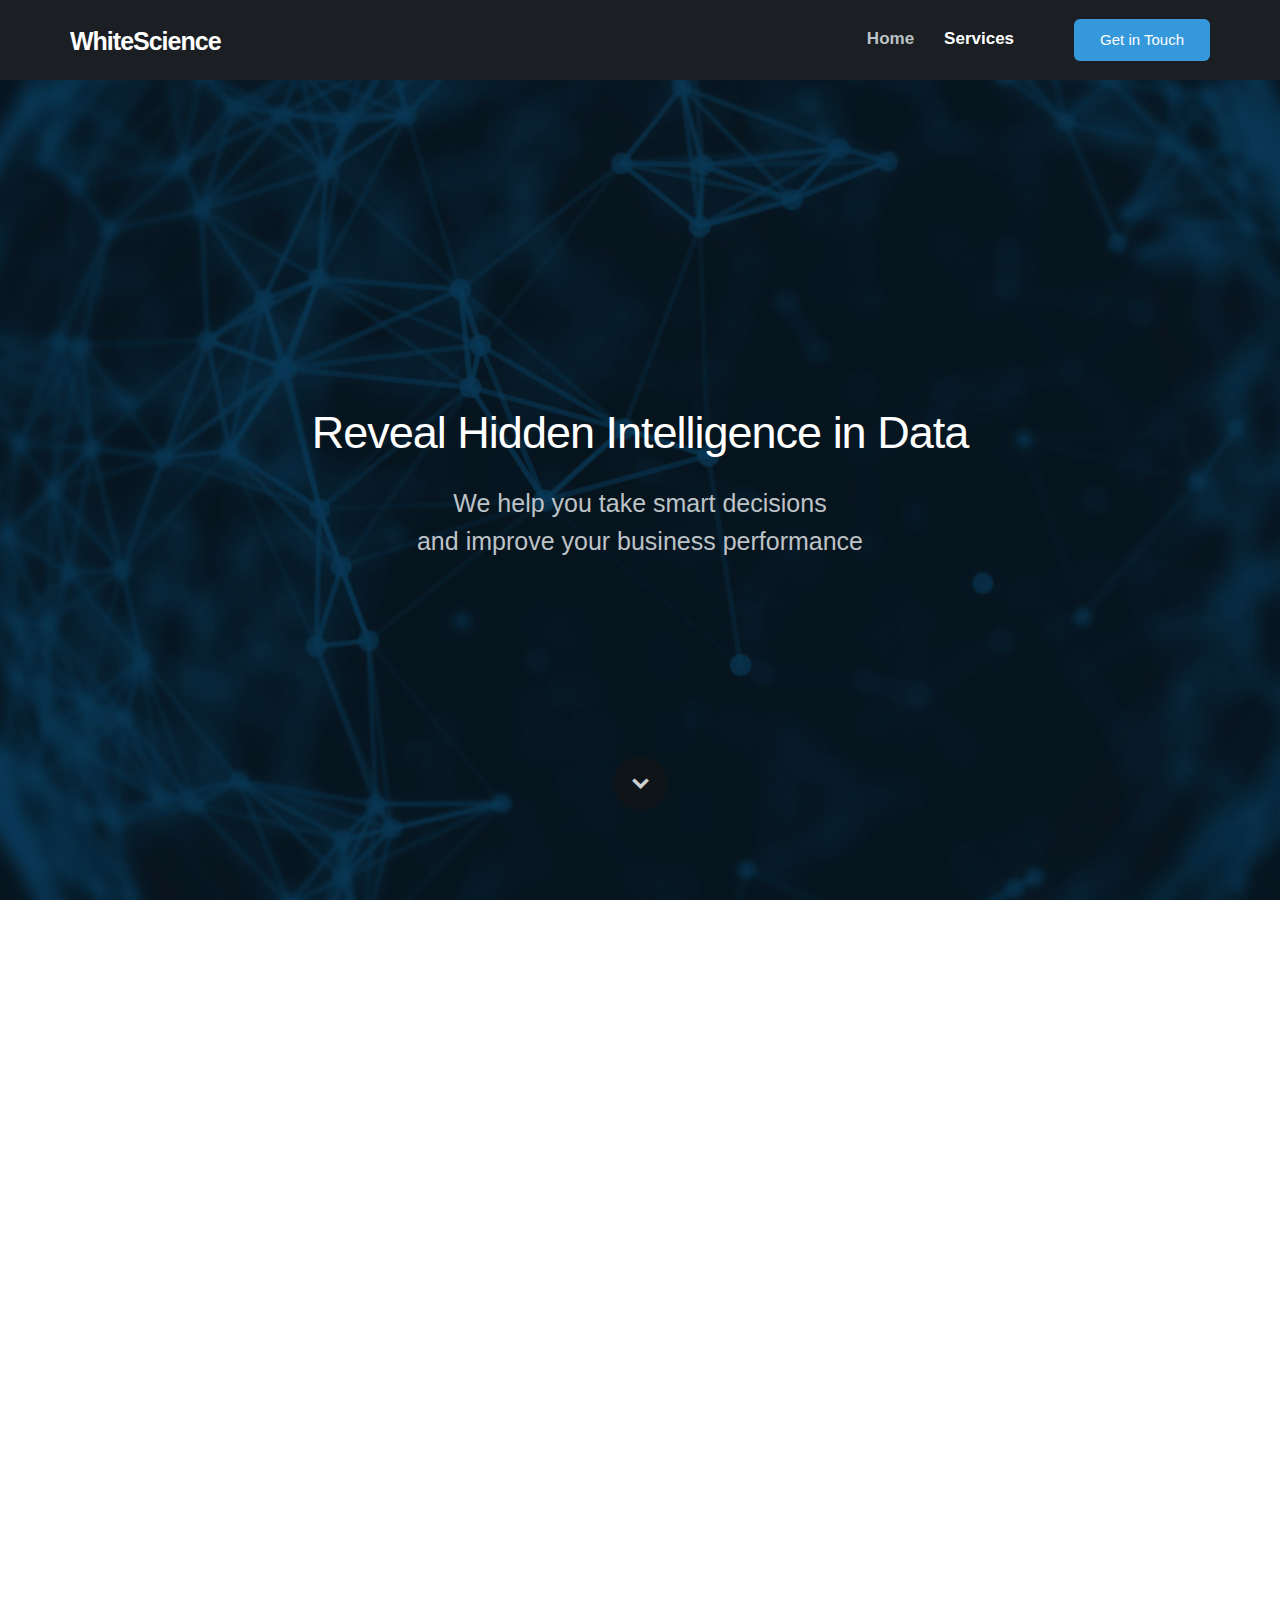
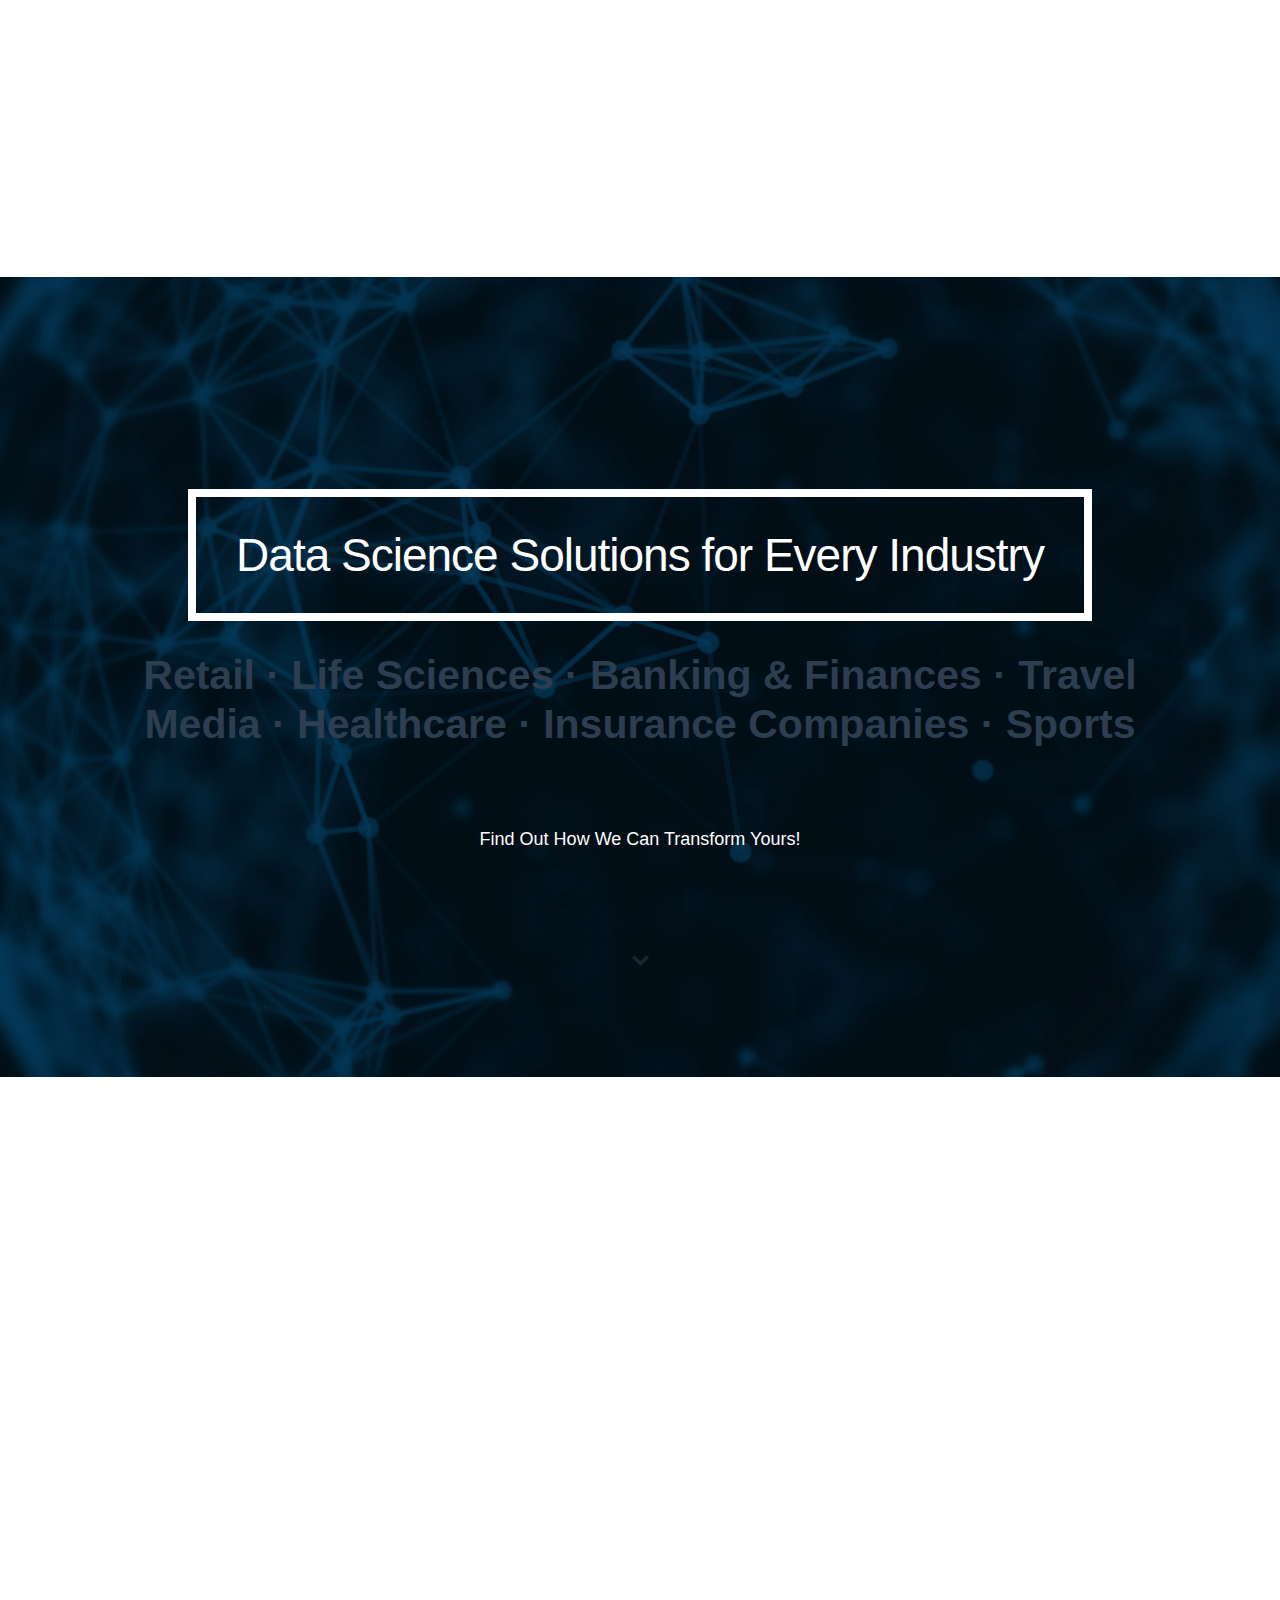
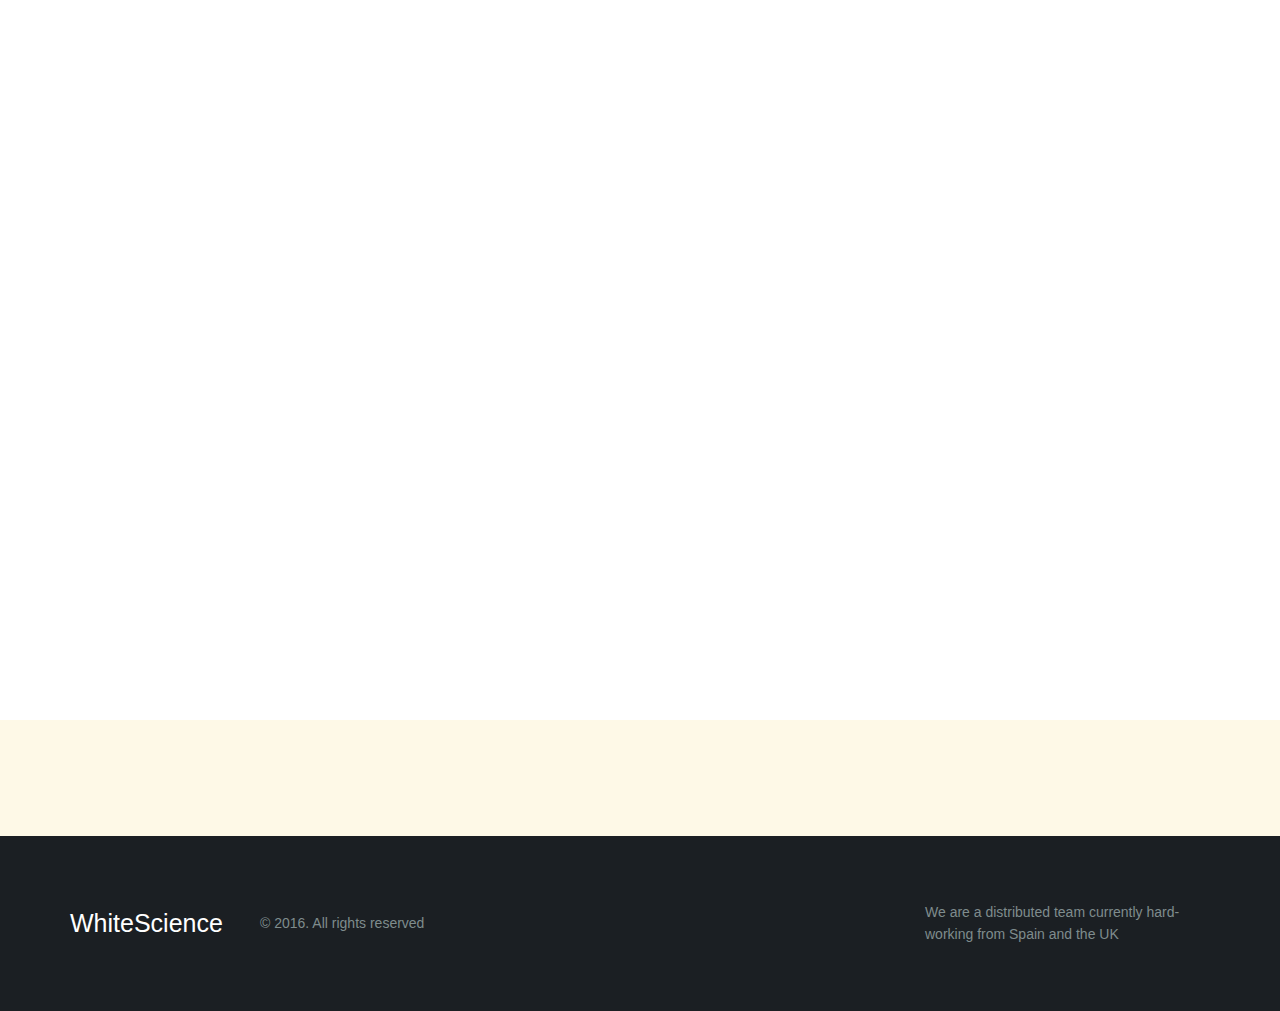
<file: index.html>
<!DOCTYPE html>
<html lang="en">
    <head>
        <meta charset="utf-8">
        <title>WhiteScience - Know Your Data, taka better decisions and improve your business performance</title>
        <meta name="apple-mobile-web-app-capable" content="yes" />
        <meta name="viewport" content="width=device-width, initial-scale=1.0, maximum-scale=1.0, user-scalable=no" />
        <meta name="apple-mobile-web-app-status-bar-style" content="black" />
        <link rel="shortcut icon" href="flat-ui/images/favicon.ico">
        <link rel="stylesheet" href="flat-ui/bootstrap/css/bootstrap.css">
        <link rel="stylesheet" href="flat-ui/css/flat-ui.css">
        <!-- Using only with Flat-UI -->
        <link rel="stylesheet" href="common-files/css/icon-font.css">
        <!-- end -->
        <link rel="stylesheet" href="css/style.css">
    </head>

    <body>
        <div class="page-wrapper">
            <!-- header-10 -->
            <header class="header-10">
                <div class="container">
                    <div class="navbar col-sm-12" role="navigation">
                        <div class="navbar-header">
                            <button type="button" class="navbar-toggle"></button>
                            <a class="brand" href="#">WhiteScience</a>
                         </div>
                        <div class="collapse navbar-collapse pull-right">
                            <ul class="nav pull-left">
                                <li class="active"><a href="#">Home</a></li>
                                <li><a href="#">Services</a></li>
                            </ul>
                            <form class="navbar-form pull-left">
                                <a class="btn btn-info" href="#">Get in Touch</a>
                            </form>
                        </div>
                    </div>
                </div>
            </header>
            <section class="header-10-sub v-center bg-midnight-blue">
                <div class="background">
                    &nbsp;
                </div>
                <div>
                    <div class="container">
                        <div class="hero-unit">
                            <h1>Reveal Hidden Intelligence in Data</h1>
                            <p>
                                We help you take smart decisions <br/>
                                and improve your business performance
                            </p>
                        </div>
                    </div>
                </div>
                <a class="control-btn fui-arrow-down" href="#"> </a>
            </section>

            <!-- content-7  -->
            <section class="content-7 v-center">
                <div>

                    <div class="container">
                        <h3>Data Integration, Analysis, and Visualization</h3>

                        <div class="row v-center">
                            <div class="col-sm-3">
                                <div>
				    We believe on data and its science as the tool to change the current digital business world.</br> 
			        </div>

				 <div></br>
				    We help manage complexity and drive business outcomes with the help of advanced data analytics that help find relevant insights and take better decisions
			        </div>
                            </div>
                            <div class="col-sm-4">
                                <div class="col-sm-offset-1">
                                    <div class="screen-wrapper">
                                        <div class="screen">
                                            <img src="img/network.png" alt="">
                                            <img src="img/network.png" alt="">
                                        </div>
                                    </div>
                                </div>
                            </div>
                            <div class="col-sm-3">
                                <div class="col-sm-offset-2">
                                    <h6>Know Your Data</h6>
                                     We Retrieve, integrate and visualize data from every source that matters to get relevant insights

                                    <h6>Data Science & Machine Learning</h6>
                                     Using a modern scientific approach that mixes data science techniques and machine learning automation to deal with complex data sets and reveal intelligence within no time
				    <h6>Custom Products & Solutions</h6>
                                     Market analysis, customer behaviour, pricing Strategy...You name it!. We develop products that solve common business problems through data analysis.
					
                                </div>
                            </div>
                        </div>
                    </div>
                </div>
            </section>

            <!-- content-23  -->
            <section class="content-23 v-center bg-midnight-blue custom-bg">
                <div>
                    <div class="container">
                        <div class="hero-unit hero-unit-bordered">
                            <h1>Data Science Solutions for Every Industry</h1>
			    <h2> Retail · Life Sciences · Banking & Finances · Travel </br>
				 Media · Healthcare · Insurance Companies · Sports</h2>
				<div>
				 <p> </br></p>
				 <p> </br>Find Out How We Can Transform Yours!</p>
				</div>
                        </div>
                    </div>
                </div>
                <a class="control-btn fui-arrow-down" href="#"> </a>
            </section>

            <!-- content-8  -->
            <section class="content-8 v-center">
                <div>
                    <div class="container">
                        <img src="img/data-network.png" width="800" height="454" alt="">

                        <h3>Deep Learning and AI Automation</h3>

                        <div class="row">
                            <div class="col-sm-6 col-sm-offset-3">

                                <p>
				   We are currently working on mixing a range of statistical and geometric algorithms to improve the discovery of new insights and better understanding of critical patterns and relationships within data. Our aim is to create better visual representations of complex datasets that help to drive faster analysis and insight discovery
                                </p>

                                <a class="btn btn-large btn-clear" href="#">LEARN MORE</a>
                            </div>
                        </div>
                    </div>
                </div>
            </section>

            <!-- content-11  -->
            <section class="content-11">
                <div class="container">
                    <span>Leverage your data to a Game-Changing business performance!</span>
                    <a class="btn btn-large btn-danger" href="#">Get in Touch</a>
                </div>
            </section>

            <!-- footer-3 -->
            <footer class="footer-3">
                <div class="container">
                    <div class="row v-center">
                        <div class="col-sm-2">
                            <a class="brand" href="#">WhiteScience</a>
                        </div>
                        <div class="col-sm-7">
                            <div class="additional-links">
                              © 2016. All rights reserved
                            </div>
                        </div>
                        <div class="col-sm-3">
                            <div class="address">
                                We are a distributed team currently hard-working from Spain and the UK
                         </div>
                        </div>
                    </div>
                </div>
            </footer>
        </div>

        <!-- Placed at the end of the document so the pages load faster -->
        <script src="common-files/js/jquery-1.10.2.min.js"></script>
        <script src="flat-ui/js/bootstrap.min.js"></script>
        <script src="common-files/js/modernizr.custom.js"></script>
        <script src="common-files/js/jquery.scrollTo-1.4.3.1-min.js"></script>
        <script src="common-files/js/jquery.parallax.min.js"></script>
        <script src="common-files/js/startup-kit.js"></script>
        <script src="js/jquery.backgroundvideo.min.js"></script>
        <script src="js/script.js"></script>
    </body>
</html>
</file>
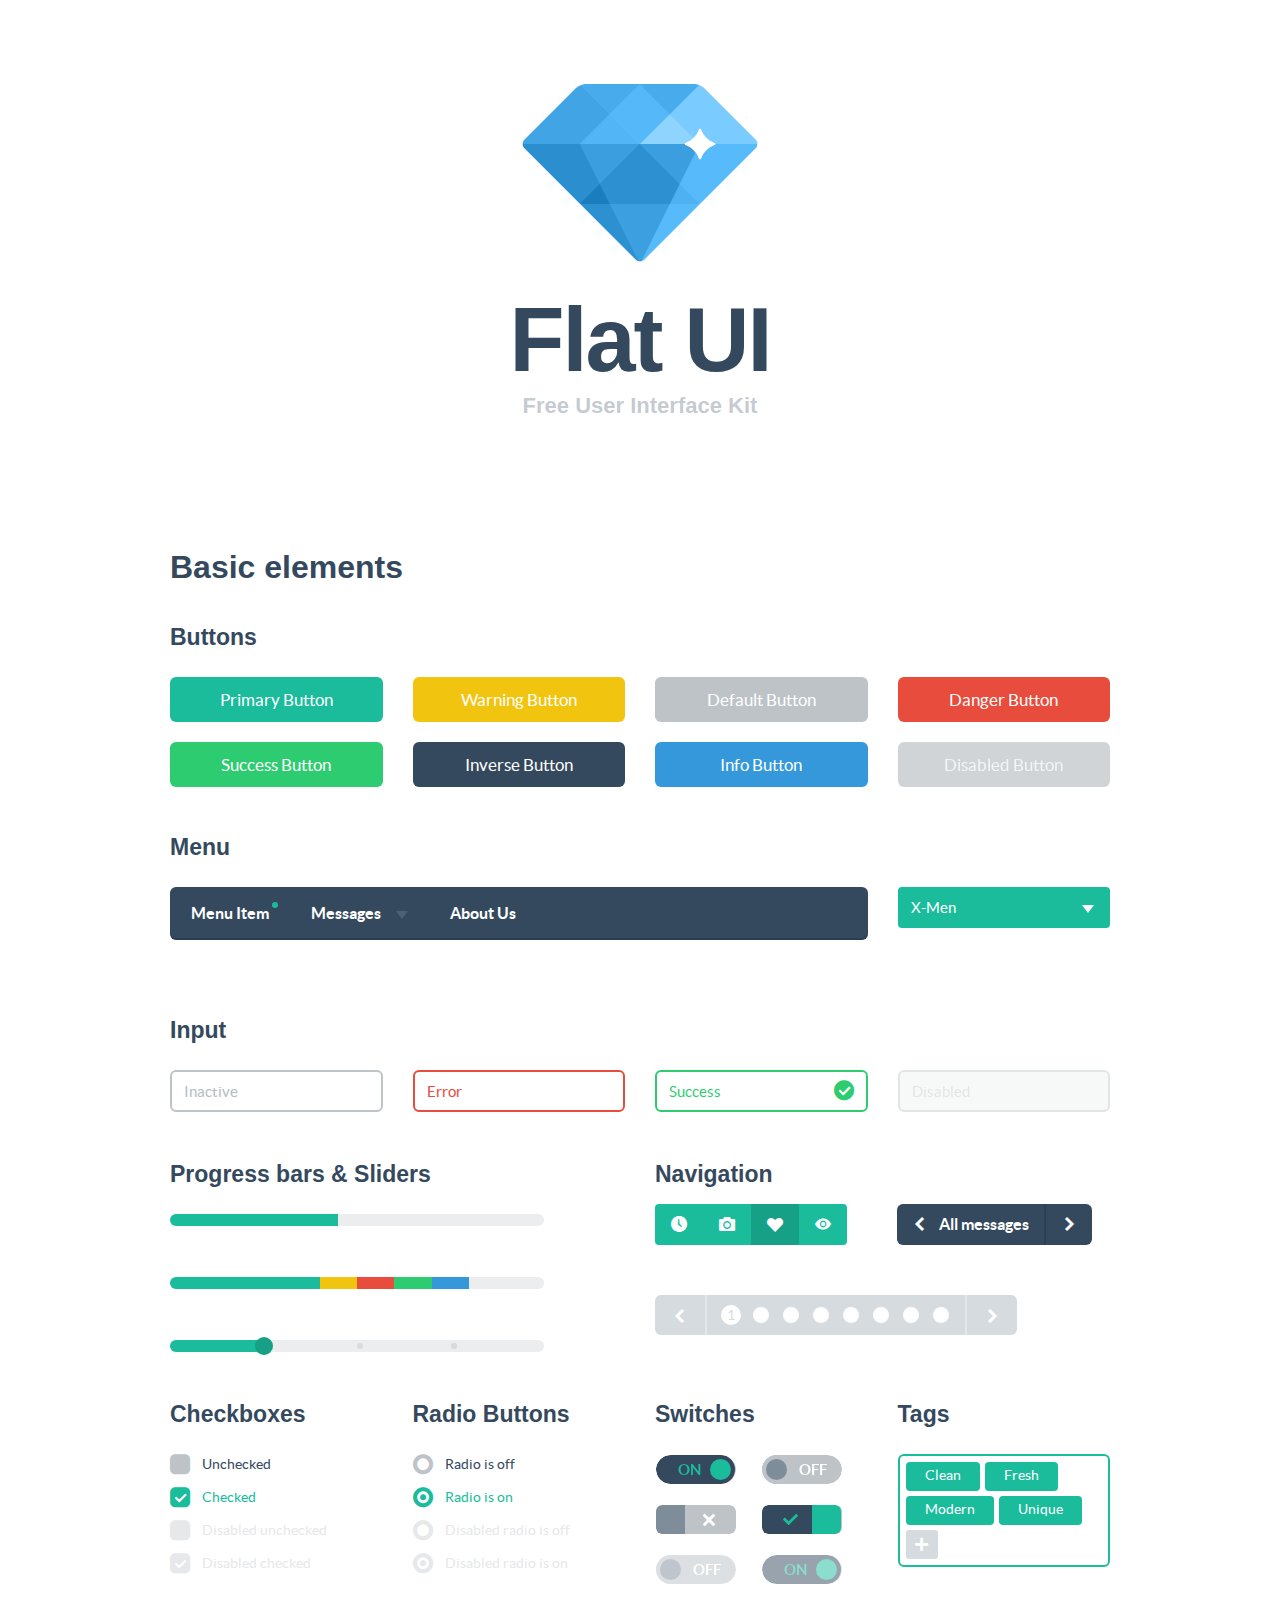
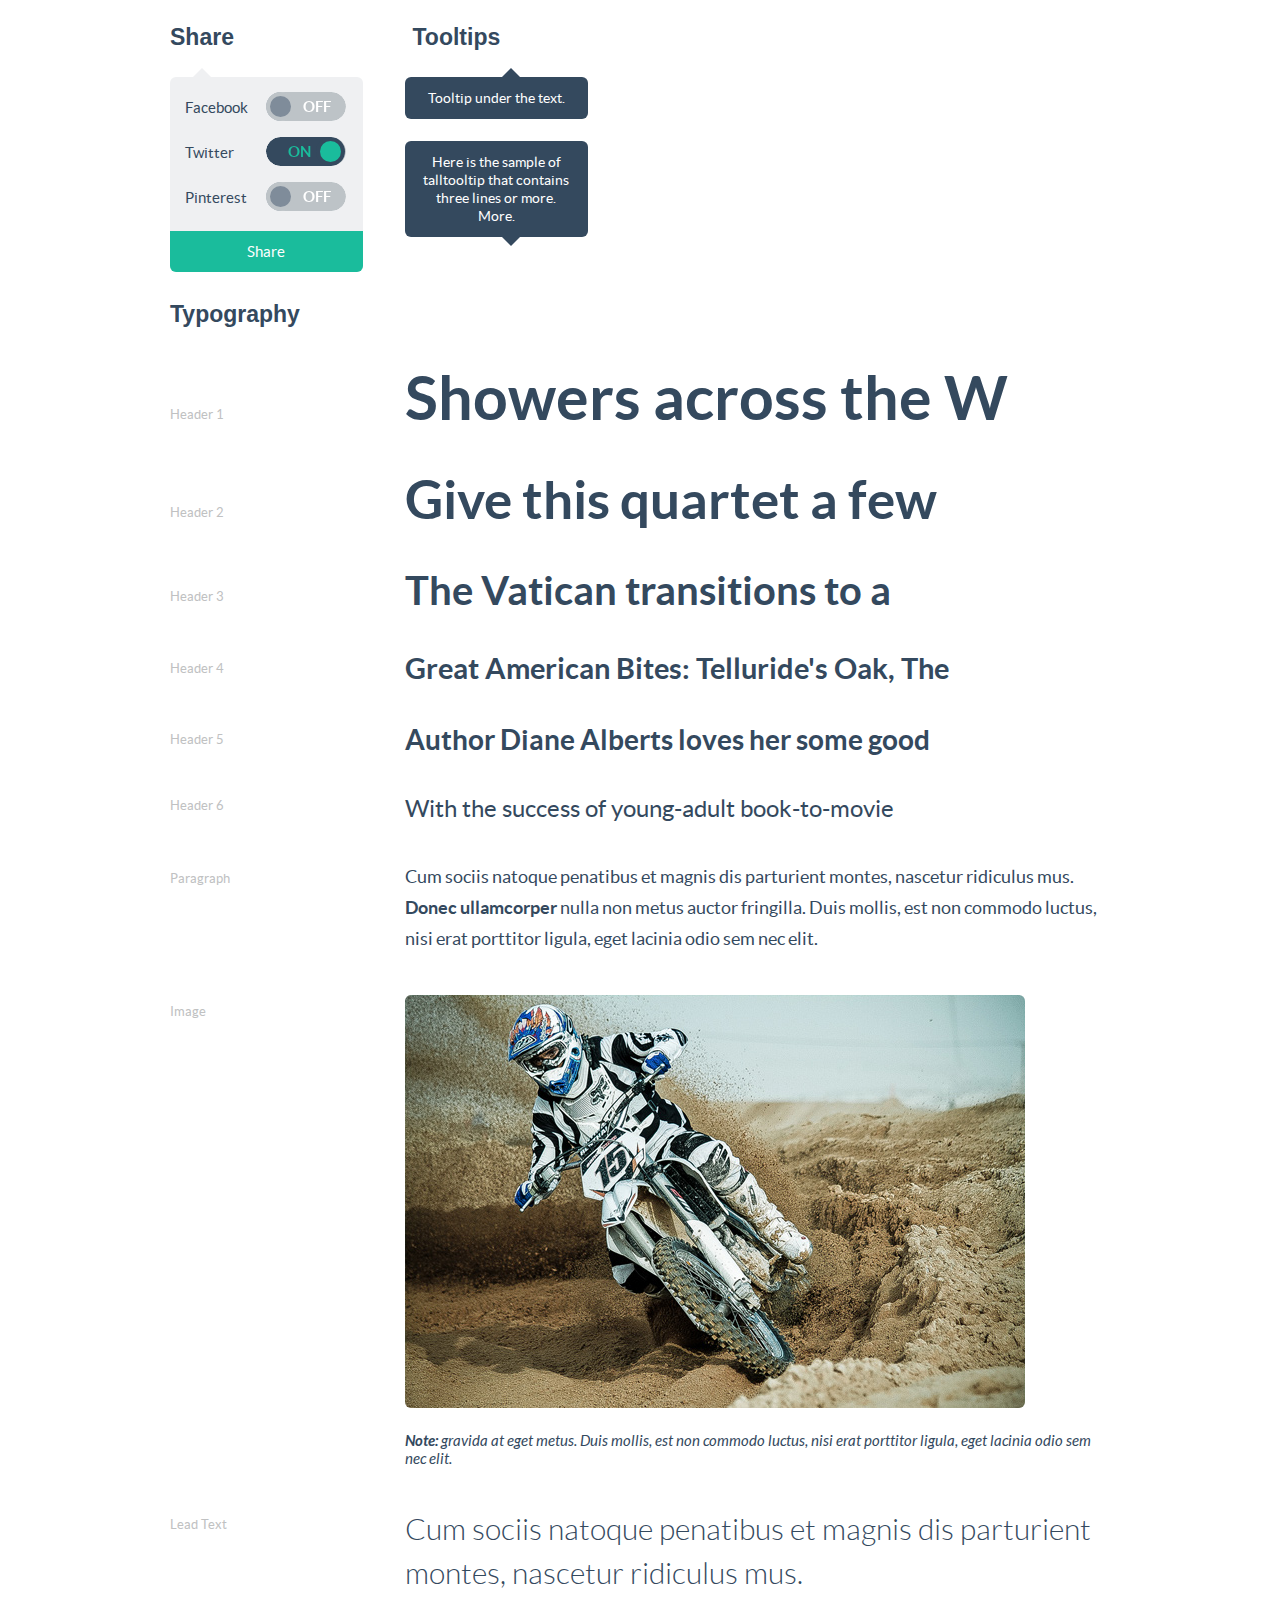
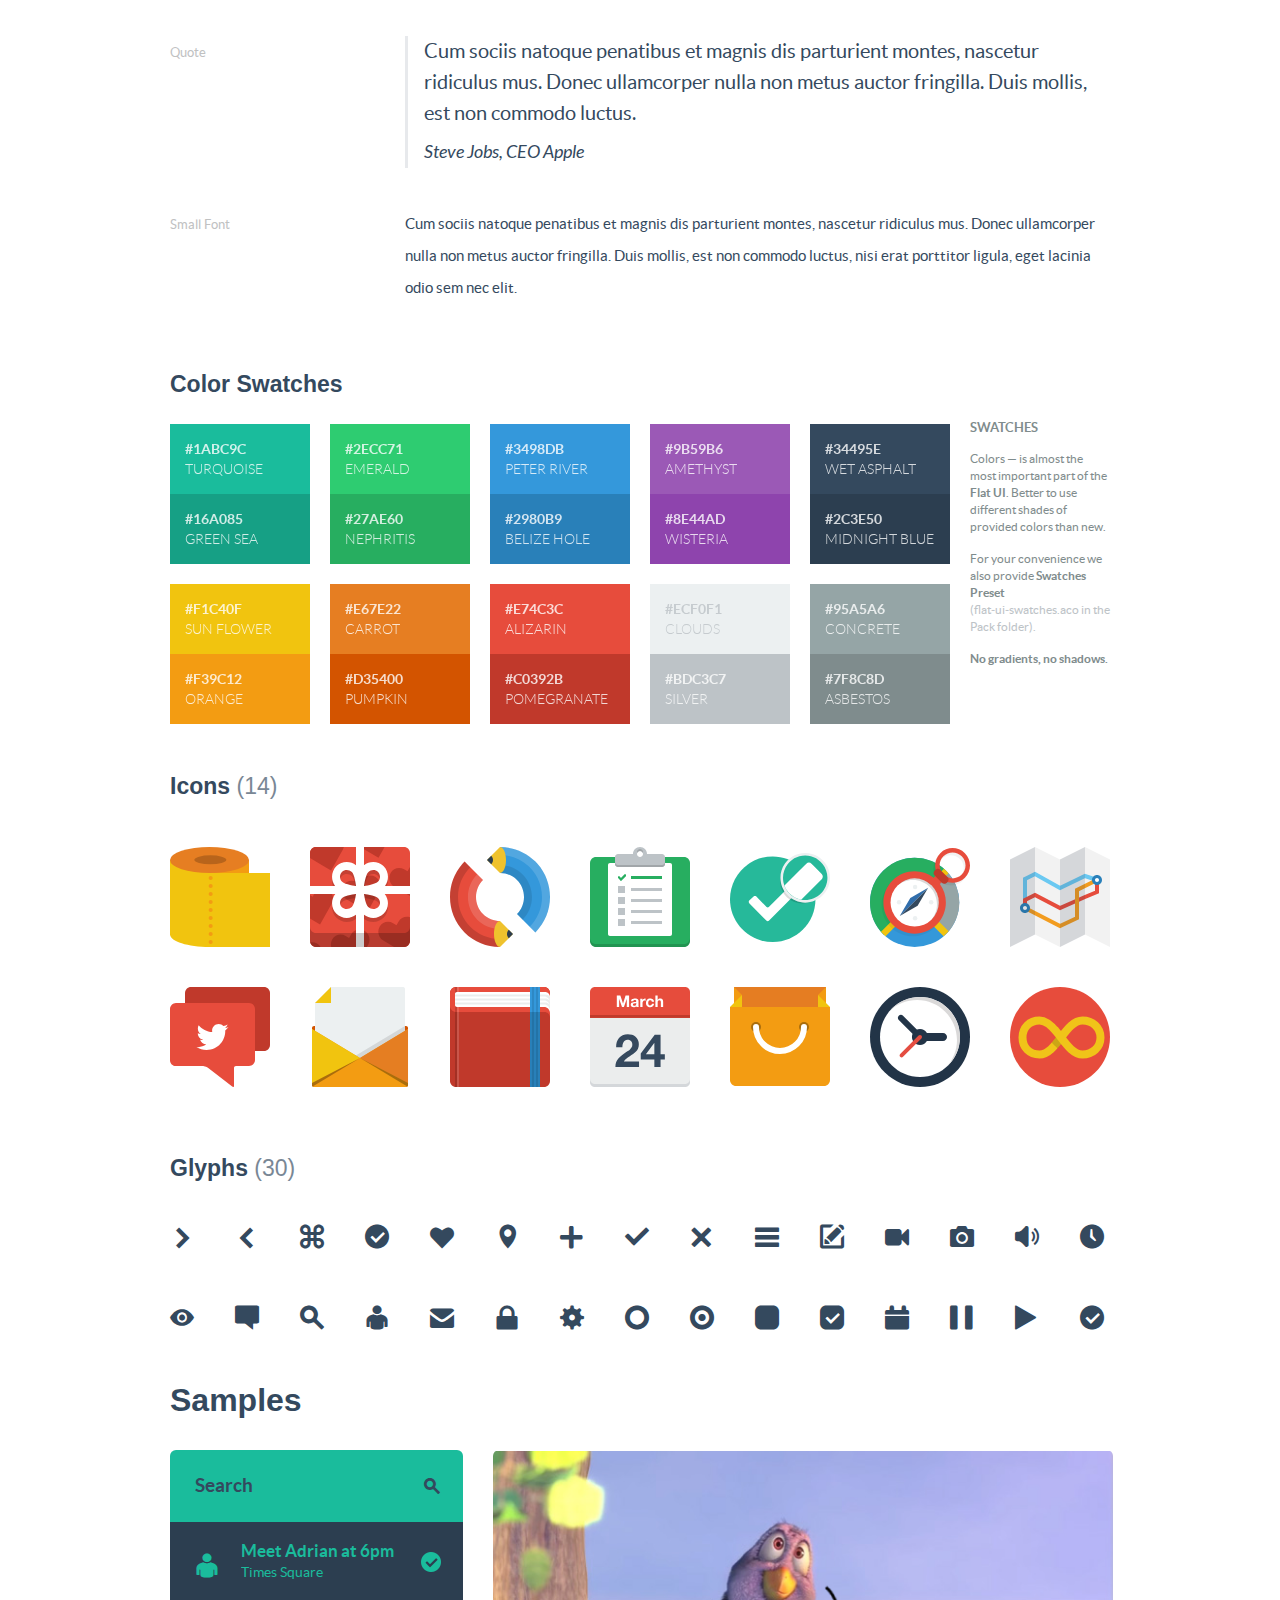
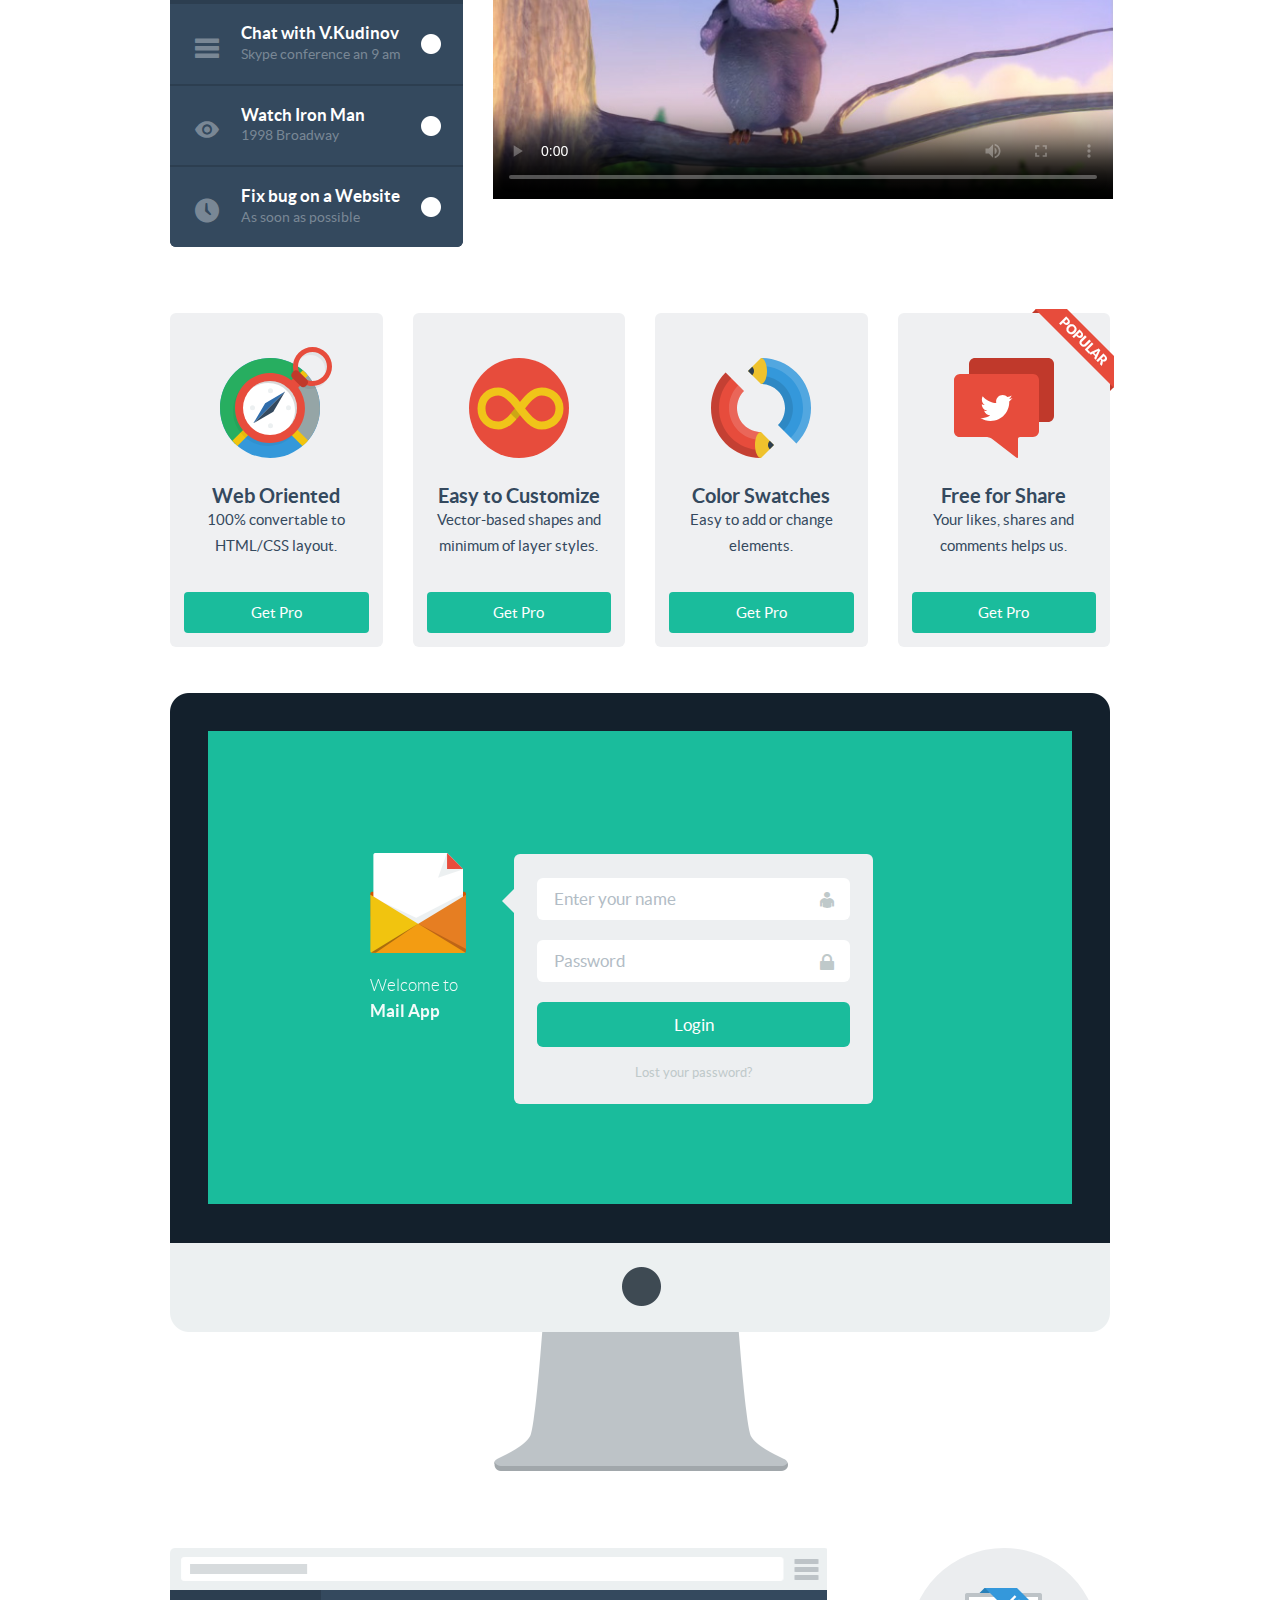
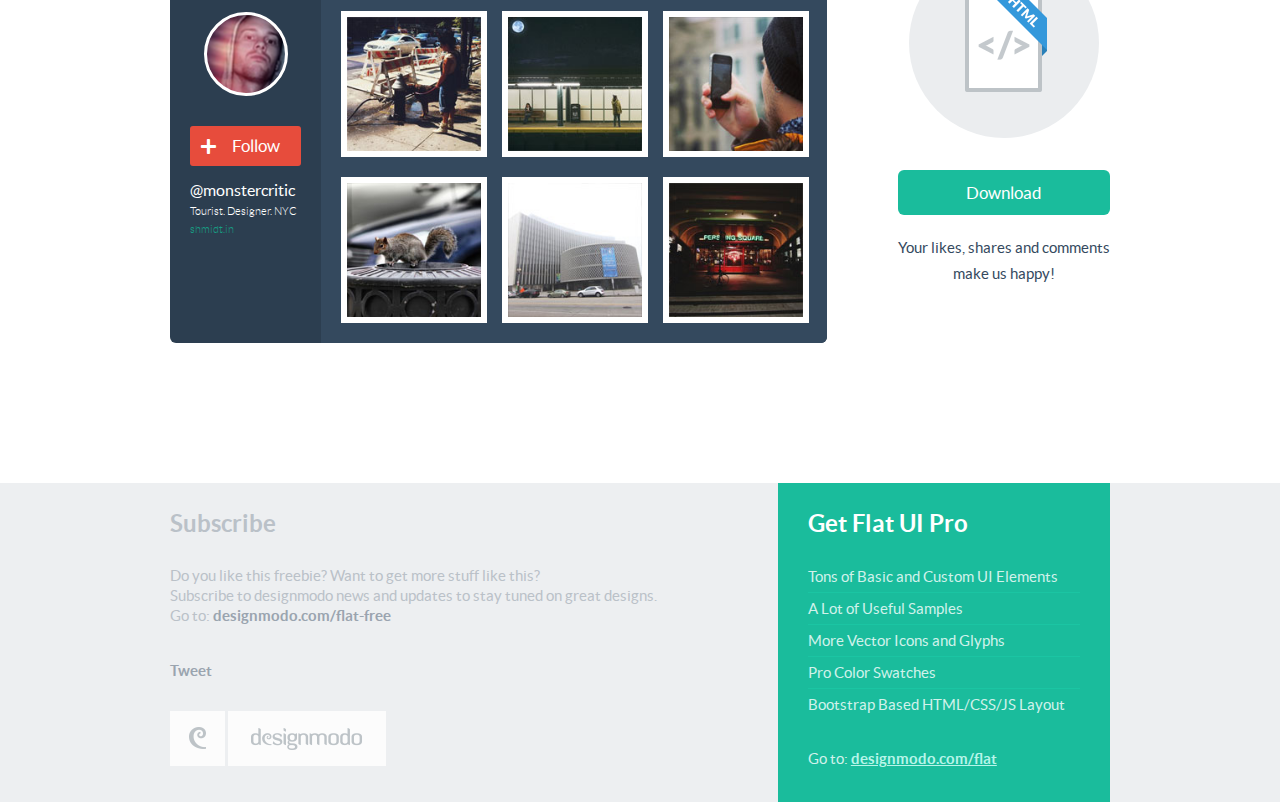
<file: flat-ui/index.html>
<!DOCTYPE html>
<html lang="en">
  <head>
    <meta charset="utf-8">
    <title>Flat UI - Free Bootstrap Framework and Themes</title>
    <meta name="description" content="Flat UI Kit Free is a Twitter Bootstrap Framework design and Theme, this responsive framework includes a PSD and HTML version."/>
    <meta name="viewport" content="width=device-width, initial-scale=1.0">

    <!-- Loading Bootstrap -->
    <link href="bootstrap/css/bootstrap.css" rel="stylesheet">

    <!-- Loading Flat UI -->
    <link href="css/flat-ui.css" rel="stylesheet">
    <link href="css/demo.css" rel="stylesheet">

    <link rel="shortcut icon" href="images/favicon.ico">

    <!-- HTML5 shim, for IE6-8 support of HTML5 elements. All other JS at the end of file. -->
    <!--[if lt IE 9]>
      <script src="js/html5shiv.js"></script>
      <script src="js/respond.min.js"></script>
    <![endif]-->
  </head>
  <body>
    <div class="container">
      <div class="demo-headline">
        <h1 class="demo-logo">
          <div class="logo"></div>
          Flat UI
          <small>Free User Interface Kit</small>
        </h1>
      </div> <!-- /demo-headline -->

      <h1 class="demo-section-title">Basic elements</h1>
      <h3 class="demo-panel-title">Buttons</h3>

      <div class="row demo-row">
        <div class="col-md-3">
          <a href="#fakelink" class="btn btn-block btn-lg btn-primary">Primary Button</a>
        </div>
        <div class="col-md-3">
          <a href="#fakelink" class="btn btn-block btn-lg btn-warning">Warning Button</a>
        </div>
        <div class="col-md-3">
          <a href="#fakelink" class="btn btn-block btn-lg btn-default">Default Button</a>
        </div>
        <div class="col-md-3">
          <a href="#fakelink" class="btn btn-block btn-lg btn-danger">Danger Button</a>
        </div>
      </div> <!-- /row -->

      <div class="row demo-row">
        <div class="col-md-3">
          <a href="#fakelink" class="btn btn-block btn-lg btn-success">Success Button</a>
        </div>
        <div class="col-md-3">
          <a href="#fakelink" class="btn btn-block btn-lg btn-inverse">Inverse Button</a>
        </div>
        <div class="col-md-3">
          <a href="#fakelink" class="btn btn-block btn-lg btn-info">Info Button</a>
        </div>
        <div class="col-md-3">
          <a href="#fakelink" class="btn btn-block btn-lg btn-default disabled">Disabled Button</a>
        </div>
      </div> <!-- /row -->

      <h3 class="demo-panel-title">Menu</h3>
      <div class="row demo-row">
        <div class="col-md-9">
          <nav class="navbar navbar-inverse navbar-embossed" role="navigation">
            <div class="navbar-header">
              <button type="button" class="navbar-toggle" data-toggle="collapse" data-target="#navbar-collapse-01">
                <span class="sr-only">Toggle navigation</span>
              </button>
            </div>
            <div class="collapse navbar-collapse" id="navbar-collapse-01">
              <ul class="nav navbar-nav navbar-left">           
                <li><a href="#fakelink">Menu Item<span class="navbar-unread">1</span></a></li>
                <li class="dropdown">
                  <a href="#" class="dropdown-toggle" data-toggle="dropdown">Messages <b class="caret"></b></a>
                  <span class="dropdown-arrow"></span>
                  <ul class="dropdown-menu">
                    <li><a href="#">Action</a></li>
                    <li><a href="#">Another action</a></li>
                    <li><a href="#">Something else here</a></li>
                    <li class="divider"></li>
                    <li><a href="#">Separated link</a></li>
                  </ul>
                </li>
                <li><a href="#fakelink">About Us</a></li>
               </ul>
            </div><!-- /.navbar-collapse -->
          </nav><!-- /navbar -->
        </div>
        <div class="col-md-3">
          <select name="herolist" value="X-Men" class="select-block">
            <option value="0">Choose hero</option>
            <option value="1">Spider Man</option>
            <option value="2">Wolverine</option>
            <option value="3">Captain America</option>
            <option value="X-Men" selected="selected">X-Men</option>
            <option value="Crocodile">Crocodile</option>
          </select>
        </div>
      </div> <!-- /row -->

      <h3 class="demo-panel-title">Input</h3>
      <div class="row">
        <div class="col-md-3">
        	<div class="form-group">
	        	<input type="text" value="" placeholder="Inactive" class="form-control" />
        	</div>          
        </div>
        <div class="col-md-3">
          <div class="form-group has-error">
            <input type="text" value="Error" class="form-control" />
          </div>
        </div>
        <div class="col-md-3">
          <div class="form-group has-success">
            <input type="text" value="Success" class="form-control" />
            <span class="input-icon fui-check-inverted"></span>
          </div>
        </div>
        <div class="col-md-3">
        	<div class="form-group">
	        	<input type="text" value="Disabled" disabled="disabled" class="form-control" />
        	</div>          
        </div>
      </div> <!-- /row -->

      <div class="row">
        <div class="col-md-5">
          <h3 class="demo-panel-title">Progress bars &amp; Sliders</h3>
          <div class="progress">
            <div class="progress-bar" style="width: 45%;"></div>
          </div>
          <br/>
          <div class="progress">
            <div class="progress-bar" style="width: 40%;"></div>
            <div class="progress-bar progress-bar-warning" style="width: 10%;"></div>
            <div class="progress-bar progress-bar-danger" style="width: 10%;"></div>
            <div class="progress-bar progress-bar-success" style="width: 10%;"></div>
            <div class="progress-bar progress-bar-info" style="width: 10%;"></div>
          </div>
          <br/>
          <div id="slider" class="ui-slider">
            <div class="ui-slider-segment"></div>
            <div class="ui-slider-segment"></div>
            <div class="ui-slider-segment"></div>
          </div>
        </div> <!-- /sliders -->

        <div class="col-md-6 col-md-offset-1">
          <h3 class="demo-panel-title">Navigation</h3>
          <div class="row demo-navigation">
            <div class="col-md-6">
              <div class="btn-toolbar">
                <div class="btn-group">
                  <a class="btn btn-primary" href="#fakelink"><span class="fui-time"></span></a>
                  <a class="btn btn-primary" href="#fakelink"><span class="fui-photo"></span></a>
                  <a class="btn btn-primary active" href="#fakelink"><span class="fui-heart"></span></a>
                  <a class="btn btn-primary" href="#fakelink"><span class="fui-eye"></span></a>
                </div>
              </div> <!-- /toolbar -->
            </div>
            <div class="col-md-6 demo-pager">
              <ul class="pager">
                <li class="previous">
                  <a href="#fakelink">
                    <span class="fui-arrow-left"></span>
                    <span>All messages</span>
                  </a>
                </li>
                <li class="next">
                  <a href="#fakelink">
                    <span class="fui-arrow-right"></span>
                  </a>
                </li>
              </ul> <!-- /pager -->
            </div>
          </div> <!-- /demo-navigation -->

          <div class="pagination">
            <ul>
              <li class="previous"><a href="#fakelink" class="fui-arrow-left"></a></li>
              <li class="active"><a href="#fakelink">1</a></li>
              <li><a href="#fakelink">2</a></li>
              <li><a href="#fakelink">3</a></li>
              <li><a href="#fakelink">4</a></li>
              <li><a href="#fakelink">5</a></li>
              <li><a href="#fakelink">6</a></li>
              <li><a href="#fakelink">7</a></li>
              <li><a href="#fakelink">8</a></li>
              <li class="next"><a href="#fakelink" class="fui-arrow-right"></a></li>
            </ul>
          </div> <!-- /pagination -->
        </div> <!-- /navigation -->
      </div> <!-- /row -->

      <div class="row">
        <div class="col-md-3">
          <h3 class="demo-panel-title">Checkboxes</h3>
          <label class="checkbox" for="checkbox1">
            <input type="checkbox" value="" id="checkbox1" data-toggle="checkbox">
            Unchecked
          </label>
          <label class="checkbox" for="checkbox2">
            <input type="checkbox" checked="checked" value="" id="checkbox2" data-toggle="checkbox" checked="">
            Checked
          </label>
          <label class="checkbox" for="checkbox3">
            <input type="checkbox" value="" id="checkbox3" data-toggle="checkbox" disabled="">
            Disabled unchecked
          </label>
          <label class="checkbox" for="checkbox4">
            <input type="checkbox" checked="checked" value="" id="checkbox4" data-toggle="checkbox" disabled="" checked="">
            Disabled checked
          </label>
        </div> <!-- /checkboxes col-md-3 -->

        <div class="col-md-3">
          <h3 class="demo-panel-title">Radio Buttons</h3>
          <label class="radio">
            <input type="radio" name="optionsRadios" id="optionsRadios1" value="option1" data-toggle="radio">
            Radio is off
          </label>
          <label class="radio">
            <input type="radio" name="optionsRadios" id="optionsRadios2" value="option1" data-toggle="radio" checked="">
            Radio is on
          </label>

          <label class="radio">
            <input type="radio" name="optionsRadiosDisabled" id="optionsRadios3" value="option2" data-toggle="radio" disabled="">
            Disabled radio is off
          </label>
          <label class="radio">
            <input type="radio" name="optionsRadiosDisabled" id="optionsRadios4" value="option2" data-toggle="radio" checked="" disabled="">
            Disabled radio is on
          </label>
        </div> <!-- /radios col-md-3 -->

        <div class="col-md-3">
          <h3 class="demo-panel-title">Switches</h3>

          <table width="100%">
            <tr>
              <td width="50%" class="pbm">
                <input type="checkbox" checked="" data-toggle="switch" />
              </td>

              <td class="pbm">
                <input type="checkbox" data-toggle="switch" />
              </td>
            </tr>
            <tr>
              <td class="pbm">
                <div class="switch switch-square" data-on-label="<i class='fui-check'></i>" data-off-label="<i class='fui-cross'></i>">
		              <input type="checkbox" />
		            </div>
              </td>

              <td class="pbm">
                <div class="switch switch-square" data-on-label="<i class='fui-check'></i>" data-off-label="<i class='fui-cross'></i>">
		              <input type="checkbox" checked />
		            </div>
              </td>
            </tr>
            <tr>
              <td>
                <input type="checkbox" disabled data-toggle="switch" />
              </td>

              <td>
                <input type="checkbox" checked disabled data-toggle="switch" />
              </td>
            </tr>
          </table>
        </div> <!-- /toggles col-md-3 -->

        <div class="col-md-3">
          <h3 class="demo-panel-title">Tags</h3>
          <input name="tagsinput" id="tagsinput" class="tagsinput" value="Clean,Fresh,Modern,Unique" />
        </div>
      </div> <!-- /row -->

      <div class="row">
        <div class="col-md-3">
          <h3 class="demo-panel-title">Share</h3>
          <div class="share mrl">
            <ul>
              <li>
                <label class="share-label" for="share-toggle2">Facebook</label>
                <input type="checkbox" data-toggle="switch" />
              </li>
              <li>
                <label class="share-label" for="share-toggle4">Twitter</label>
                <input type="checkbox" checked="" data-toggle="switch" />
              </li>
              <li>
                <label class="share-label" for="share-toggle6">Pinterest</label>
                <input type="checkbox" data-toggle="switch" />
              </li>
            </ul>
            <a href="#" class="btn btn-primary btn-block btn-large">Share</a>
          </div> <!-- /share -->
        </div>

        <div class="col-md-3">
          <div class="demo-tooltips">
            <h3 class="demo-panel-title">Tooltips</h3>
            <p align="center" data-toggle="tooltip" data-placement="bottom" title="Tooltip under the text."></p>
            <p align="center" data-toggle="tooltip" title="Here is the sample of talltooltip that contains three lines or more. More."></p>
          </div>
        </div> <!-- /col-md-3 with tooltips -->
      </div> <!-- /row -->
      
      <div class="demo-row typography-row">
      	<div class="demo-title">
      		<h3 class="demo-panel-title">Typography</h3>
      	</div>
      	<div class="demo-content">      		
      		<div class="demo-type-example">
	      		<h1><span class="demo-heading-note">Header 1</span>Showers across the W</h1>
      		</div>
      		<div class="demo-type-example">
	      		<h2><span class="demo-heading-note">Header 2</span>Give this quartet a few</h2>
      		</div>
      		<div class="demo-type-example">
	      		<h3><span class="demo-heading-note">Header 3</span>The Vatican transitions to a</h3>
      		</div>
      		<div class="demo-type-example">
	      		<h4><span class="demo-heading-note">Header 4</span>Great American Bites: Telluride's Oak, The</h4>
      		</div>
      		<div class="demo-type-example">
	      		<h5><span class="demo-heading-note">Header 5</span>Author Diane Alberts loves her some good</h5>
      		</div>
      		<div class="demo-type-example">
	      		<h6><span class="demo-heading-note">Header 6</span>With the success of young-adult book-to-movie</h6>
      		</div>
      		<div class="demo-type-example">
	      		<span class="demo-text-note">Paragraph</span>
	          <p>Cum sociis natoque penatibus et magnis dis parturient montes, nascetur ridiculus mus. <strong>Donec ullamcorper</strong> nulla non metus auctor fringilla. Duis mollis, est non commodo luctus, nisi erat porttitor ligula, eget lacinia odio sem nec elit.</p>
      		</div>
      		<div class="demo-type-example">
	      		<span class="demo-text-note">Image</span>
	          <img src="images/exaple-image.jpg" alt="exaple-image" class="img-rounded img-responsive">
	          <p class="img-comment"><strong>Note:</strong> gravida at eget metus. Duis mollis, est non commodo luctus, nisi erat porttitor ligula, eget lacinia odio sem nec elit.</p>
      		</div>
      		<div class="demo-type-example">
	      		<span class="demo-text-note">Lead Text</span>
						<p class="lead">Cum sociis natoque penatibus et magnis dis parturient montes, nascetur ridiculus mus.</p>
      		</div>
      		<div class="demo-type-example">
	      		<span class="demo-text-note">Quote</span>
	          <blockquote>
	            <p>Cum sociis natoque penatibus et magnis dis parturient montes, nascetur ridiculus mus. Donec ullamcorper nulla non metus auctor fringilla. Duis mollis, est non commodo luctus.</p>
	            <small>Steve Jobs, CEO Apple</small>
	          </blockquote>
      		</div>
      		<div class="demo-type-example">
	      		<span class="demo-text-note">Small Font</span>
	          <p><small>Cum sociis natoque penatibus et magnis dis parturient montes, nascetur ridiculus mus. Donec ullamcorper nulla non metus auctor fringilla. Duis mollis, est non commodo luctus, nisi erat porttitor ligula, eget lacinia odio sem nec elit.</small></p>
      		</div>
      	</div><!-- /.demo-content-wide -->
      </div><!-- /.demo-row -->

      <h3 class="demo-panel-title">Color Swatches</h3>
      <div class="row demo-swatches-row">
	      <div class="swatches-col">
		      <div class="pallete-item">
			      <dl class="palette palette-turquoise">
                <dt>#1abc9c</dt>
                <dd>Turquoise</dd>
              </dl>
              <dl class="palette palette-green-sea">
                <dt>#16a085</dt>
                <dd>Green sea</dd>
              </dl>
		      </div>
		      <div class="pallete-item">
			      <dl class="palette palette-emerald">
              <dt>#2ecc71</dt>
              <dd>Emerald</dd>
            </dl>
            <dl class="palette palette-nephritis">
              <dt>#27ae60</dt>
              <dd>Nephritis</dd>
            </dl>
		      </div>
		      <div class="pallete-item">
			      <dl class="palette palette-peter-river">
              <dt>#3498db</dt>
              <dd>Peter river</dd>
            </dl>
            <dl class="palette palette-belize-hole">
              <dt>#2980b9</dt>
              <dd>Belize hole</dd>
            </dl>
		      </div>
		      <div class="pallete-item">
			      <dl class="palette palette-amethyst">
              <dt>#9b59b6</dt>
              <dd>Amethyst</dd>
            </dl>
            <dl class="palette palette-wisteria">
              <dt>#8e44ad</dt>
              <dd>Wisteria</dd>
            </dl>
		      </div>
		      <div class="pallete-item">
			      <dl class="palette palette-wet-asphalt">
              <dt>#34495e</dt>
              <dd>Wet asphalt</dd>
            </dl>
            <dl class="palette palette-midnight-blue">
              <dt>#2c3e50</dt>
              <dd>Midnight blue</dd>
            </dl>
		      </div>
		      <div class="pallete-item">
			      <dl class="palette palette-sun-flower">
              <dt>#f1c40f</dt>
              <dd>Sun flower</dd>
            </dl>
            <dl class="palette palette-orange">
              <dt>#f39c12</dt>
              <dd>Orange</dd>
            </dl>
		      </div>
		      <div class="pallete-item">
			      <dl class="palette palette-carrot">
              <dt>#e67e22</dt>
              <dd>Carrot</dd>
            </dl>
            <dl class="palette palette-pumpkin">
              <dt>#d35400</dt>
              <dd>Pumpkin</dd>
            </dl>
		      </div>
		      <div class="pallete-item">
			      <dl class="palette palette-alizarin">
              <dt>#e74c3c</dt>
              <dd>Alizarin</dd>
            </dl>
            <dl class="palette palette-pomegranate">
              <dt>#c0392b</dt>
              <dd>Pomegranate</dd>
            </dl>
		      </div>
		      <div class="pallete-item">
			      <dl class="palette palette-clouds">
              <dt>#ecf0f1</dt>
              <dd>Clouds</dd>
            </dl>
            <dl class="palette palette-silver">
              <dt>#bdc3c7</dt>
              <dd>Silver</dd>
            </dl>
		      </div>
		      <div class="pallete-item">
			      <dl class="palette palette-concrete">
              <dt>#95a5a6</dt>
              <dd>Concrete</dd>
            </dl>
            <dl class="palette palette-asbestos">
              <dt>#7f8c8d</dt>
              <dd>Asbestos</dd>
            </dl>
		      </div>
	      </div> <!-- /swatches items -->
	      <div class="swatches-desc-col">
		      <h6 class="palette-headline">SWATCHES</h6>
          <p class="palette-paragraph">
            Colors &mdash; is almost the most important part of the <strong>Flat UI</strong>. Better to use different shades of provided colors than new.
          </p>
          <p class="palette-paragraph">
            For your convenience we also provide <strong>Swatches Preset</strong> <span>(flat&#8209;ui&#8209;swatches.aco in the Pack folder).</span>
          </p>
          <p class="palette-paragraph">
            <strong>No gradients, no shadows.</strong>
          </p>
	      </div> <!-- /swatches desc -->
      </div> <!-- /swatches row -->

      <h3 class="demo-panel-title">Icons <small>(14)</small></h3>
      <div class="demo-illustrations">
        <div class="demo-content">
          <div><img src="images/icons/svg/toilet-paper.svg" alt="Toilet-Paper"></div>          
          <div><img src="images/icons/svg/gift-box.svg" alt="Gift-Box"></div>
          <div><img src="images/icons/svg/pencils.svg" alt="Pensils"></div>
          <div><img src="images/icons/svg/clipboard.svg" alt="Clipboard"></div>
          <div><img src="images/icons/svg/retina.svg" alt="Retina"></div>
          <div><img src="images/icons/svg/compas.svg" alt="Compas"></div>
          <div><img src="images/icons/svg/map.svg" alt="Map"></div>
          <div><img src="images/icons/svg/chat.svg" alt="Chat"></div>
          <div><img src="images/icons/svg/mail.svg" alt="Mail"></div>
          <div><img src="images/icons/svg/book.svg" alt="Book"></div>
          <div><img src="images/icons/svg/calendar.svg" alt="Calendar"></div>
          <div><img src="images/icons/svg/paper-bag.svg" alt="Pocket"></div>
          <div><img src="images/icons/svg/clocks.svg" alt="Watches"></div>
          <div><img src="images/icons/svg/loop.svg" alt="Infinity-Loop"></div>
        </div>
      </div>


      <h3 class="demo-panel-title">Glyphs <small>(30)</small></h3>
      <div class="demo-icons">        
        <div class="demo-content">
          <span class="fui-arrow-right"></span>
          <span class="fui-arrow-left"></span>
          <span class="fui-cmd"></span>
          <span class="fui-check-inverted"></span>
          <span class="fui-heart"></span>
          <span class="fui-location"></span>
          <span class="fui-plus"></span>
          <span class="fui-check"></span>
          <span class="fui-cross"></span>
          <span class="fui-list"></span>
          <span class="fui-new"></span>
          <span class="fui-video"></span>
          <span class="fui-photo"></span>
          <span class="fui-volume"></span>
          <span class="fui-time"></span>
          <span class="fui-eye"></span>
          <span class="fui-chat"></span>
          <span class="fui-search"></span>
          <span class="fui-user"></span>
          <span class="fui-mail"></span>
          <span class="fui-lock"></span>
          <span class="fui-gear"></span>
          <span class="fui-radio-unchecked"></span>
          <span class="fui-radio-checked"></span>
          <span class="fui-checkbox-unchecked"></span>
          <span class="fui-checkbox-checked"></span>
          <span class="fui-calendar-solid"></span>
          <span class="fui-pause"></span>
          <span class="fui-play"></span>
          <span class="fui-check-inverted-2"></span>
        </div>
      </div> <!-- /icon font row -->

      <h1 class="demo-section-title mbl pbl">Samples</h1>
      <div class="row demo-samples">
        <div class="col-md-4">
          <div class="todo">
            <div class="todo-search">
              <input class="todo-search-field" type="search" value="" placeholder="Search" />
            </div>
            <ul>
              <li class="todo-done">
                <div class="todo-icon fui-user"></div>
                <div class="todo-content">
                  <h4 class="todo-name">
                    Meet <strong>Adrian</strong> at <strong>6pm</strong>
                  </h4>
                  Times Square
                </div>
              </li>
              <li>
                <div class="todo-icon fui-list"></div>
                <div class="todo-content">
                  <h4 class="todo-name">
                    Chat with <strong>V.Kudinov</strong>
                  </h4>
                  Skype conference an 9 am
                </div>
              </li>
              <li>
                <div class="todo-icon fui-eye"></div>
                <div class="todo-content">
                  <h4 class="todo-name">
                    Watch <strong>Iron Man</strong>
                  </h4>
                  1998 Broadway
                </div>
              </li>
              <li>
                <div class="todo-icon fui-time"></div>
                <div class="todo-content">
                  <h4 class="todo-name">
                    Fix bug on a <strong>Website</strong>
                  </h4>
                  As soon as possible
                </div>
              </li>
            </ul>
          </div>
        </div> <!-- /todo list -->

        <div class="col-md-8 demo-video">
          <!--[if !IE]> -->
            <video class="video-js" controls preload="auto" width="620" height="349" poster="images/video/poster.jpg" data-setup="{}">
              <source src="http://iurevych.github.com/Flat-UI-videos/big_buck_bunny.mp4" type="video/mp4">
              <source src="http://iurevych.github.com/Flat-UI-videos/big_buck_bunny.webm" type="video/webm">
            </video>
          <!-- <![endif]-->

          <!--[if IE]>
            <video class="video-js" controls preload="auto" width="620" height="256" poster="http://video-js.zencoder.com/oceans-clip.jpg" data-setup="{}">
              <source src="http://video-js.zencoder.com/oceans-clip.mp4" type='video/mp4'/>
              <source src="http://video-js.zencoder.com/oceans-clip.webm" type='video/webm'/>
            </video>
          <![endif]-->
        </div> <!-- /video -->
      </div>

      <div class="row demo-tiles">
        <div class="col-md-3">
          <div class="tile">
            <img src="images/icons/svg/compas.svg" alt="Compas" class="tile-image big-illustration">
            <h3 class="tile-title">Web Oriented</h3>
            <p>100% convertable to HTML/CSS layout.</p>
            <a class="btn btn-primary btn-large btn-block" href="http://designmodo.com/flat">Get Pro</a>
          </div>
        </div>

        <div class="col-md-3">
          <div class="tile">
            <img src="images/icons/svg/loop.svg" alt="Infinity-Loop" class="tile-image">
            <h3 class="tile-title">Easy to Customize</h3>
            <p>Vector-based shapes and minimum of layer styles.</p>
            <a class="btn btn-primary btn-large btn-block" href="http://designmodo.com/flat">Get Pro</a>
          </div>
        </div>

        <div class="col-md-3">
          <div class="tile">
            <img src="images/icons/svg/pencils.svg" alt="Pensils" class="tile-image">
            <h3 class="tile-title">Color Swatches</h3>
            <p>Easy to add or change elements. </p>
            <a class="btn btn-primary btn-large btn-block" href="http://designmodo.com/flat">Get Pro</a>
          </div>
        </div>

        <div class="col-md-3">
          <div class="tile tile-hot">
            <img src="images/icons/svg/chat.svg" alt="Chat" class="tile-image">
            <h3 class="tile-title">Free for Share</h3>
            <p>Your likes, shares and comments helps us.</p>
            <a class="btn btn-primary btn-large btn-block" href="http://designmodo.com/flat">Get Pro</a>
          </div>

        </div>
      </div> <!-- /tiles -->

      <div class="login">
        <div class="login-screen">
          <div class="login-icon">
            <img src="images/login/icon.png" alt="Welcome to Mail App" />
            <h4>Welcome to <small>Mail App</small></h4>
          </div>

          <div class="login-form">
            <div class="form-group">
              <input type="text" class="form-control login-field" value="" placeholder="Enter your name" id="login-name" />
              <label class="login-field-icon fui-user" for="login-name"></label>
            </div>

            <div class="form-group">
              <input type="password" class="form-control login-field" value="" placeholder="Password" id="login-pass" />
              <label class="login-field-icon fui-lock" for="login-pass"></label>
            </div>

            <a class="btn btn-primary btn-lg btn-block" href="#">Login</a>
            <a class="login-link" href="#">Lost your password?</a>
          </div>
        </div>
      </div>

      <div class="row">
        <div class="col-md-9">
          <div class="demo-browser">
            <div class="demo-browser-side">
              <div class="demo-browser-author"></div>
              <div class="demo-browser-action">
                <a class="btn btn-danger btn-lg btn-block" href="http://twitter.com/monstercritic" target="_blank">
                  Follow
                </a>
              </div>
              <h5>@monstercritic</h5>
              <h6>
                Tourist. Designer. NYC
                <a href="http://shmidt.in" target="_blank">shmidt.in</a>
              </h6>
            </div>
            <div class="demo-browser-content">
              <img src="images/demo/browser-pic-1.jpg" alt="" />
              <img src="images/demo/browser-pic-2.jpg" alt="" />
              <img src="images/demo/browser-pic-3.jpg" alt="" />
              <img src="images/demo/browser-pic-4.jpg" alt="" />
              <img src="images/demo/browser-pic-5.jpg" alt="" />
              <img src="images/demo/browser-pic-6.jpg" alt="" />
            </div>
          </div>
        </div>

        <div class="col-md-3">
          <div class="demo-download">
            <img src="images/demo/html-icon.png" src="Free PSD" />
          </div>

          <a href="https://github.com/designmodo/Flat-UI/archive/master.zip" class="btn btn-primary btn-lg btn-block">Download</a>

          <p class="demo-download-text">Your likes, shares and comments make us happy!</p>
        </div>
      </div> <!-- /download area -->

    </div> <!-- /container -->

    <footer>
      <div class="container">
        <div class="row">
          <div class="col-md-7">
            <h3 class="footer-title">Subscribe</h3>
            <p>Do you like this freebie? Want to get more stuff like this?<br/>
              Subscribe to designmodo news and updates to stay tuned on great designs.<br/>
              Go to: <a href="http://designmodo.com/flat-free" target="_blank">designmodo.com/flat-free</a>
            </p>

            <p class="pvl">
              <a href="https://twitter.com/share" class="twitter-share-button" data-url="http://designmodo.com/flat-free/" data-text="Flat UI Free - PSD&amp;amp;HTML User Interface Kit" data-via="designmodo">Tweet</a>
							<script>!function(d,s,id){var js,fjs=d.getElementsByTagName(s)[0],p=/^http:/.test(d.location)?'http':'https';if(!d.getElementById(id)){js=d.createElement(s);js.id=id;js.src=p+'://platform.twitter.com/widgets.js';fjs.parentNode.insertBefore(js,fjs);}}(document, 'script', 'twitter-wjs');</script>
              <iframe src="http://ghbtns.com/github-btn.html?user=designmodo&repo=Flat-UI&type=watch&count=true" height="20" width="107" frameborder="0" scrolling="0" style="width:105px; height: 20px;" allowTransparency="true"></iframe>
              <iframe src="http://ghbtns.com/github-btn.html?user=designmodo&repo=Flat-UI&type=fork&count=true" height="20" width="107" frameborder="0" scrolling="0" style="width:105px; height: 20px;" allowTransparency="true"></iframe>
              <iframe src="http://ghbtns.com/github-btn.html?user=designmodo&type=follow&count=true" height="20" width="195" frameborder="0" scrolling="0" style="width:195px; height: 20px;" allowTransparency="true"></iframe>
            </p>

            <a class="footer-brand" href="http://designmodo.com" target="_blank">
              <img src="images/footer/logo.png" alt="Designmodo.com" />
            </a>
          </div> <!-- /col-md-7 -->

          <div class="col-md-5">
            <div class="footer-banner">
              <h3 class="footer-title">Get Flat UI Pro</h3>
              <ul>
                <li>Tons of Basic and Custom UI Elements</li>
                <li>A Lot of Useful Samples</li>
                <li>More Vector Icons and Glyphs</li>
                <li>Pro Color Swatches</li>
                <li>Bootstrap Based HTML/CSS/JS Layout</li>
              </ul>
              Go to: <a href="http://designmodo.com/flat" target="_blank">designmodo.com/flat</a>
            </div>
          </div>
        </div>
      </div>
    </footer>
    
    <!-- Load JS here for greater good =============================-->
    <script src="js/jquery-1.8.3.min.js"></script>
    <script src="js/jquery-ui-1.10.3.custom.min.js"></script>
    <script src="js/jquery.ui.touch-punch.min.js"></script>
    <script src="js/bootstrap.min.js"></script>
    <script src="js/bootstrap-select.js"></script>
    <script src="js/bootstrap-switch.js"></script>
    <script src="js/flatui-checkbox.js"></script>
    <script src="js/flatui-radio.js"></script>
    <script src="js/jquery.tagsinput.js"></script>
    <script src="js/jquery.placeholder.js"></script>
    <script src="js/jquery.stacktable.js"></script>
    <script src="http://vjs.zencdn.net/4.3/video.js"></script>
    <script src="js/application.js"></script>
  </body>
</html>
</file>
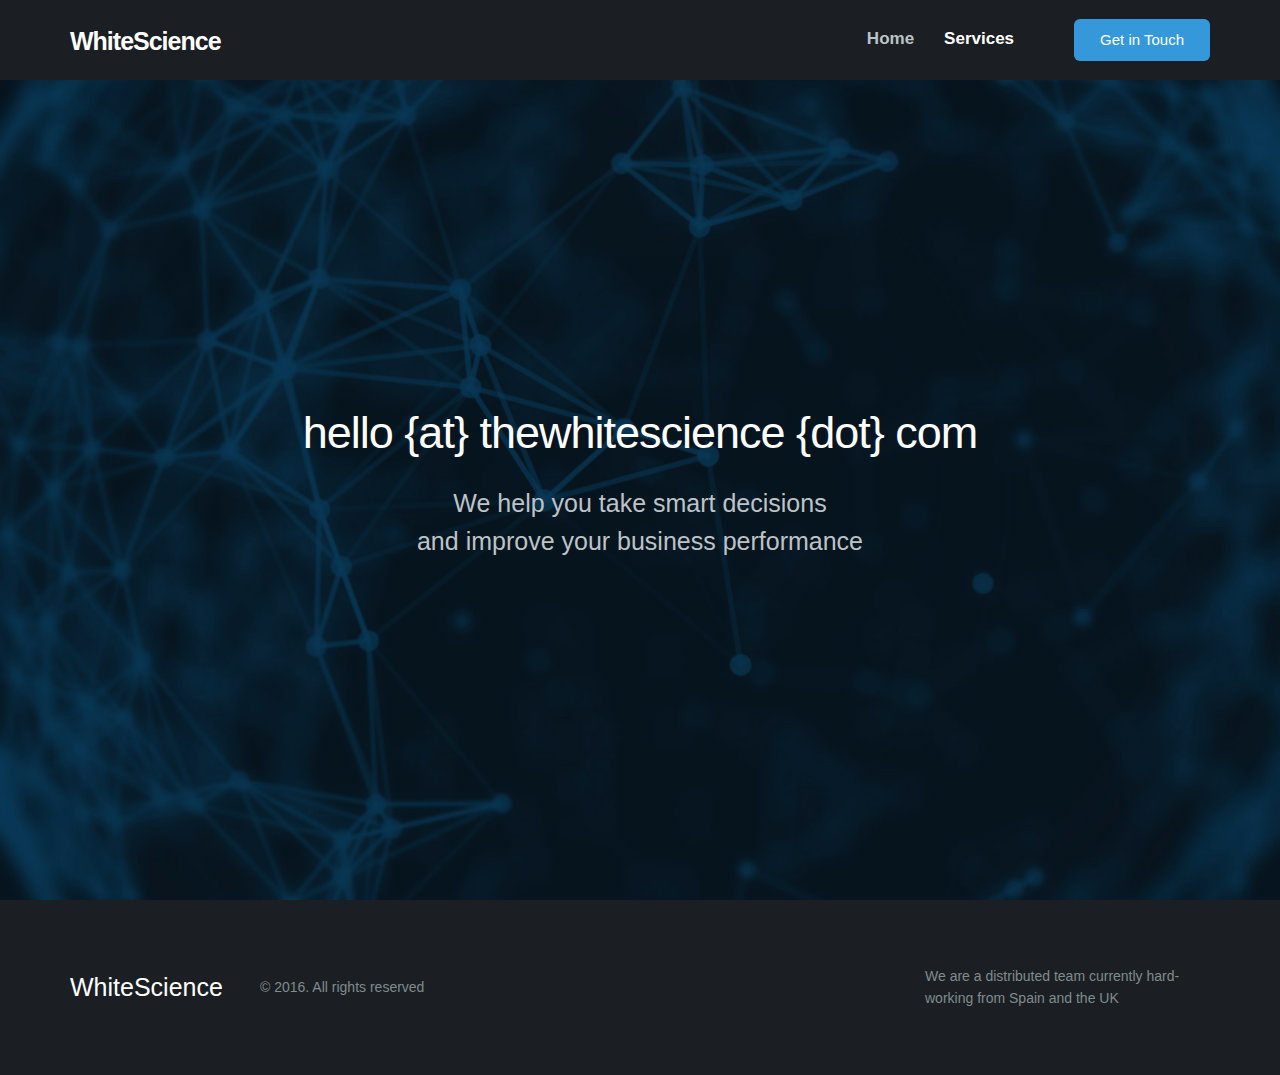
<file: contact.html>
<!DOCTYPE html>
<html lang="en">
    <head>
        <meta charset="utf-8">
        <title>WhiteScience - Know Your Data, take better decisions and improve your business performance</title>
        <meta name="apple-mobile-web-app-capable" content="yes" />
        <meta name="viewport" content="width=device-width, initial-scale=1.0, maximum-scale=1.0, user-scalable=no" />
        <meta name="apple-mobile-web-app-status-bar-style" content="black" />
        <link rel="shortcut icon" href="flat-ui/images/favicon.ico">
        <link rel="stylesheet" href="flat-ui/bootstrap/css/bootstrap.css">
        <link rel="stylesheet" href="flat-ui/css/flat-ui.css">
        <!-- Using only with Flat-UI -->
        <link rel="stylesheet" href="common-files/css/icon-font.css">
        <!-- end -->
        <link rel="stylesheet" href="css/style.css">
    </head>

    <body>
        <div class="page-wrapper">
            <!-- header-10 -->
            <header class="header-10">
                <div class="container">
                    <div class="navbar col-sm-12" role="navigation">
                        <div class="navbar-header">
                            <button type="button" class="navbar-toggle"></button>
                            <a class="brand" href="#">WhiteScience</a>
                         </div>
                        <div class="collapse navbar-collapse pull-right">
                            <ul class="nav pull-left">
                                <li class="active"><a href="#">Home</a></li>
                                <li><a href="#">Services</a></li>
                            </ul>
                            <form class="navbar-form pull-left">
                                <a class="btn btn-info" href="#">Get in Touch</a>
                            </form>
                        </div>
                    </div>
                </div>
            </header>
            <section class="header-10-sub v-center bg-midnight-blue">
                <div class="background">
                    &nbsp;
                </div>
                <div>
                    <div class="container">
                        <div class="hero-unit">
                            <h1>hello {at} thewhitescience {dot} com</h1>
                            <p>
                                We help you take smart decisions <br/>
                                and improve your business performance
                            </p>
                        </div>
                    </div>
                </div>
            </section>

            <!-- footer-3 -->
            <footer class="footer-3">
                <div class="container">
                    <div class="row v-center">
                        <div class="col-sm-2">
                            <a class="brand" href="#">WhiteScience</a>
                        </div>
                        <div class="col-sm-7">
                            <div class="additional-links">
                              © 2016. All rights reserved
                            </div>
                        </div>
                        <div class="col-sm-3">
                            <div class="address">
                                We are a distributed team currently hard-working from Spain and the UK
                         </div>
                        </div>
                    </div>
                </div>
            </footer>
        </div>

        <!-- Placed at the end of the document so the pages load faster -->
        <script src="common-files/js/jquery-1.10.2.min.js"></script>
        <script src="flat-ui/js/bootstrap.min.js"></script>
        <script src="common-files/js/modernizr.custom.js"></script>
        <script src="common-files/js/jquery.scrollTo-1.4.3.1-min.js"></script>
        <script src="common-files/js/jquery.parallax.min.js"></script>
        <script src="common-files/js/startup-kit.js"></script>
        <script src="js/jquery.backgroundvideo.min.js"></script>
        <script src="js/script.js"></script>
    </body>
</html>
</file>
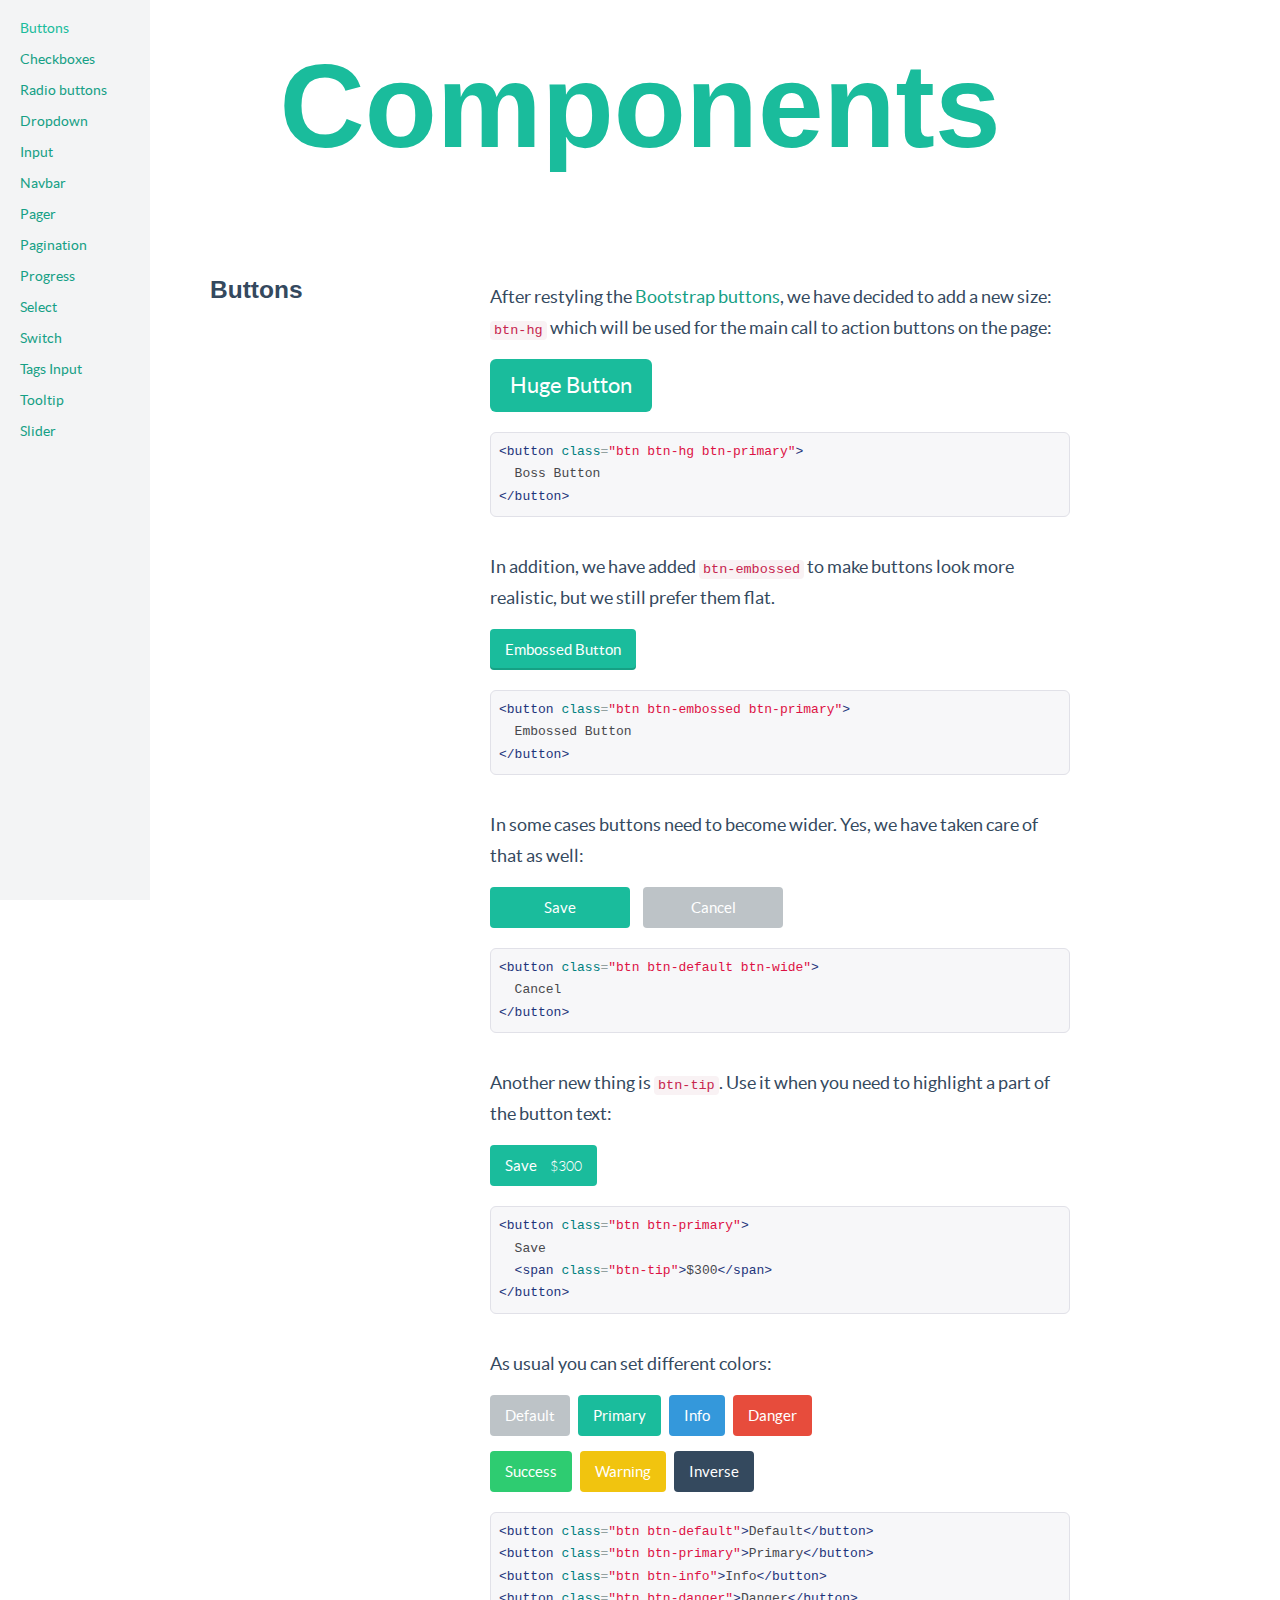
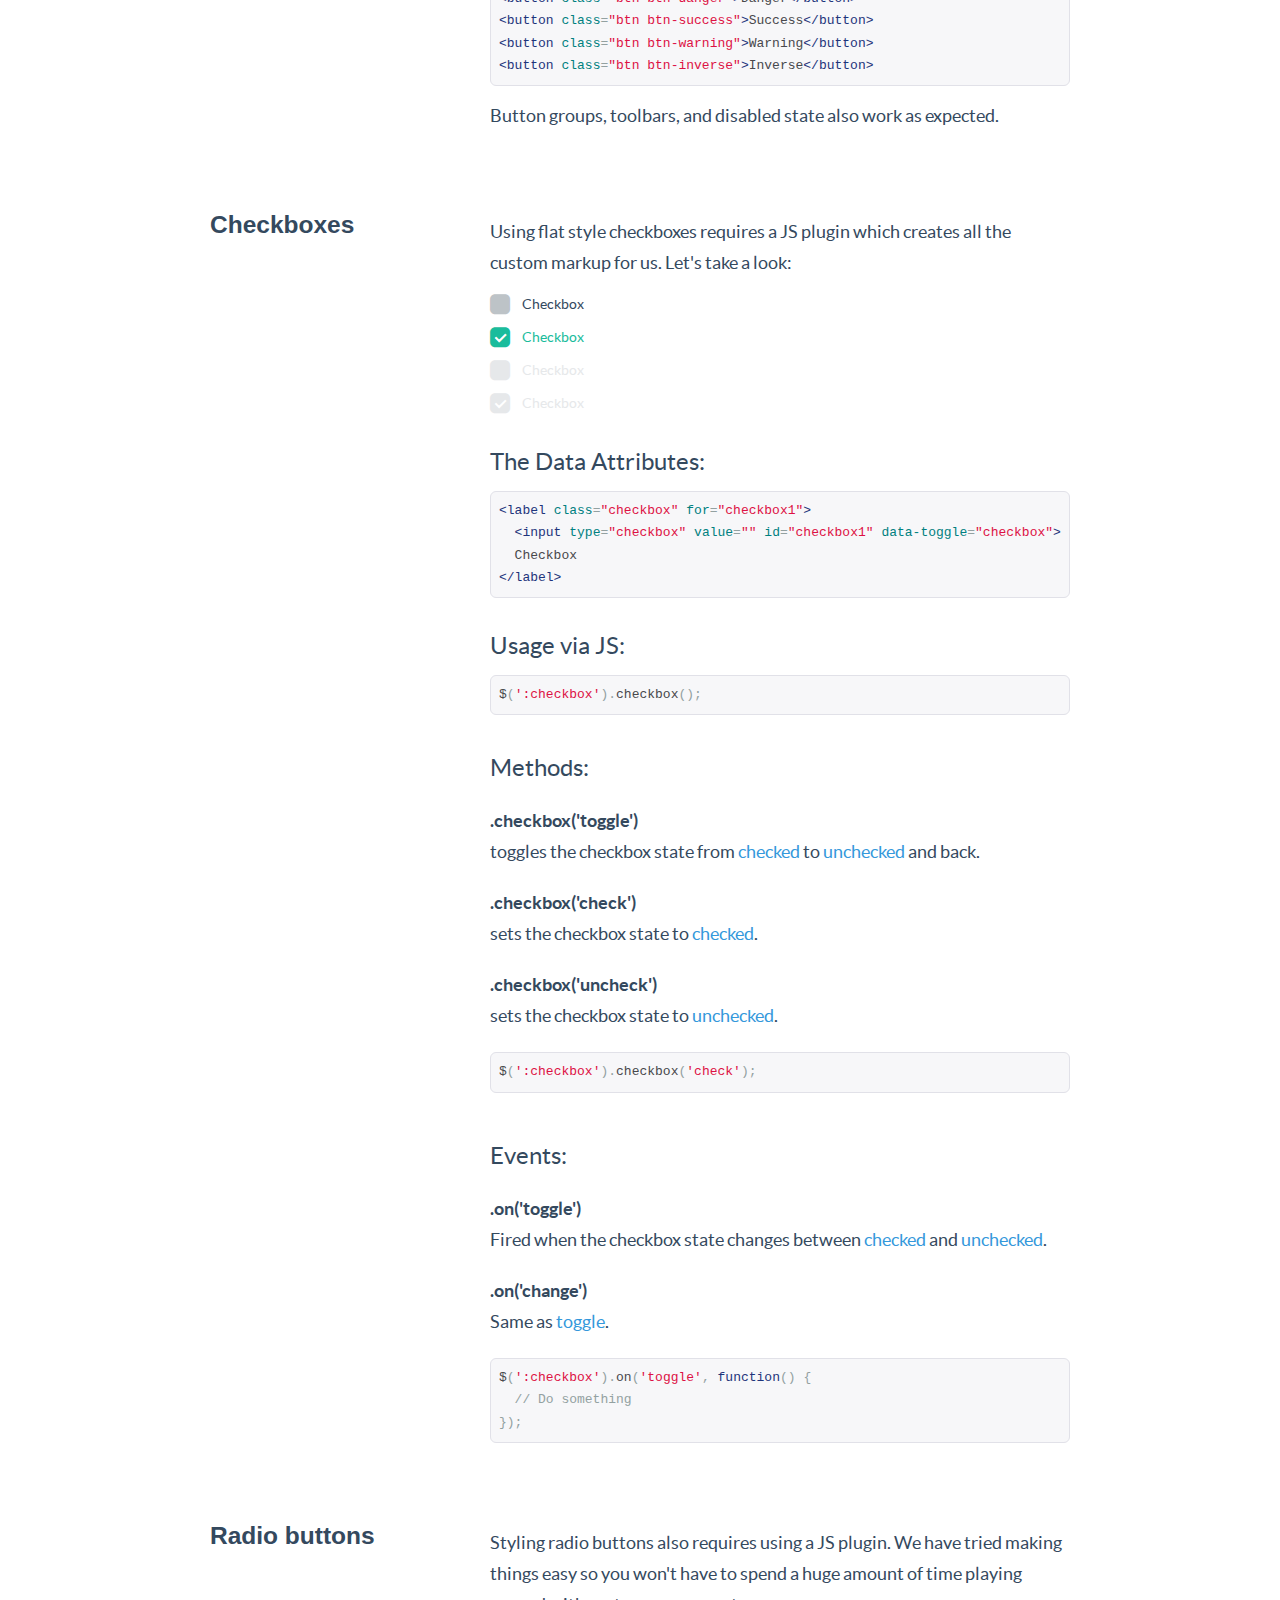
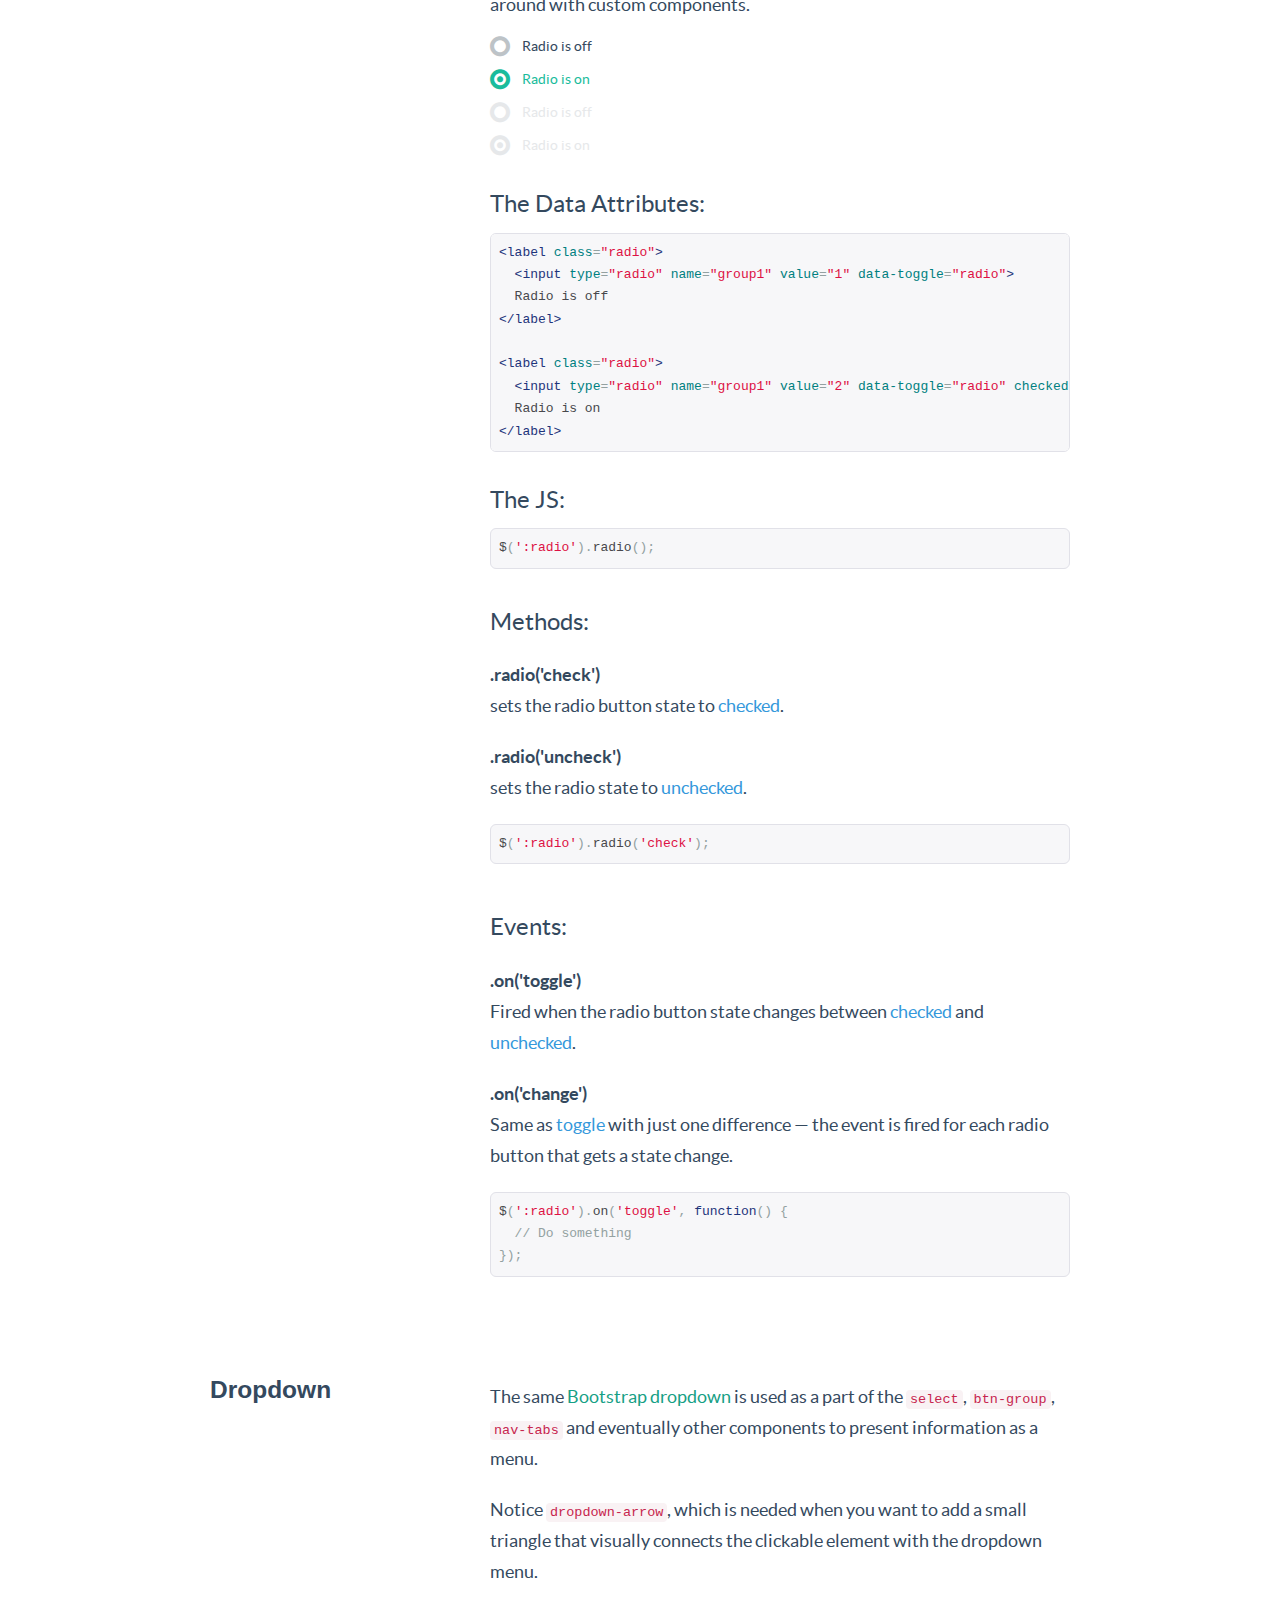
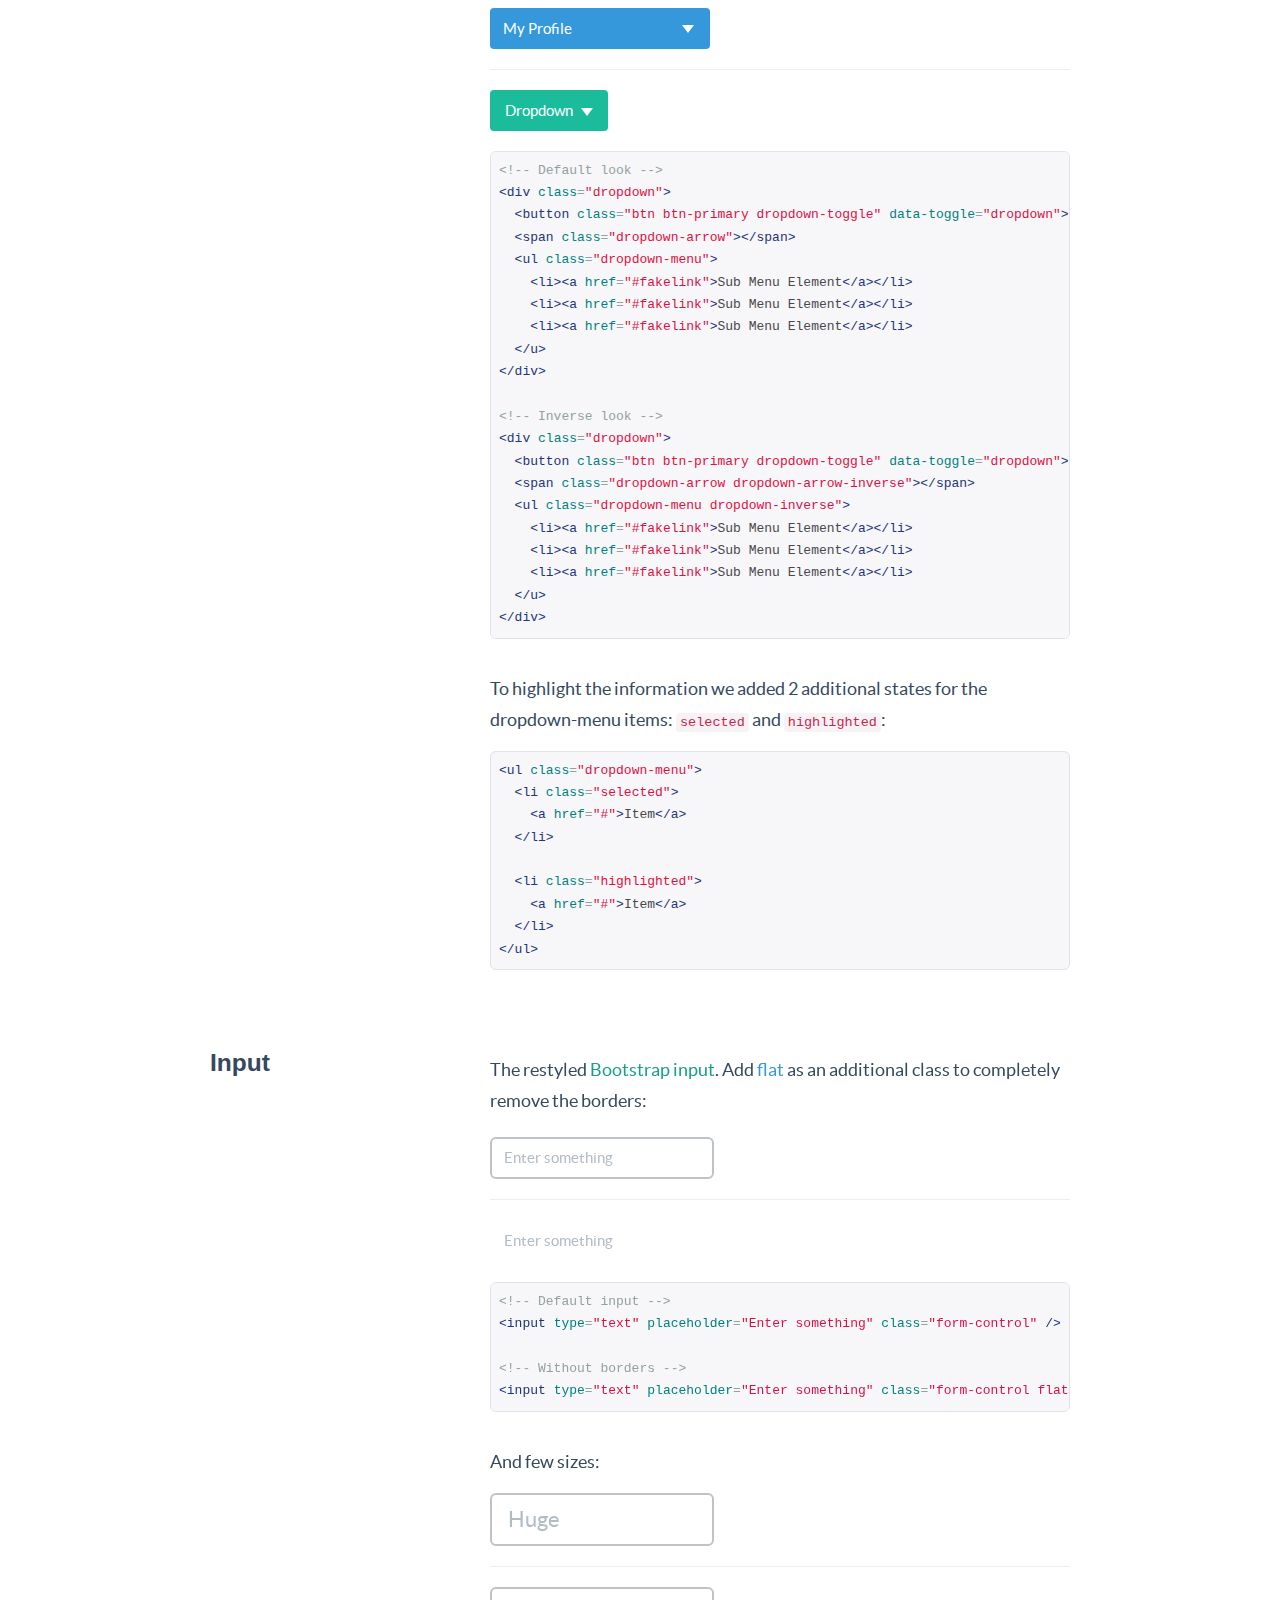
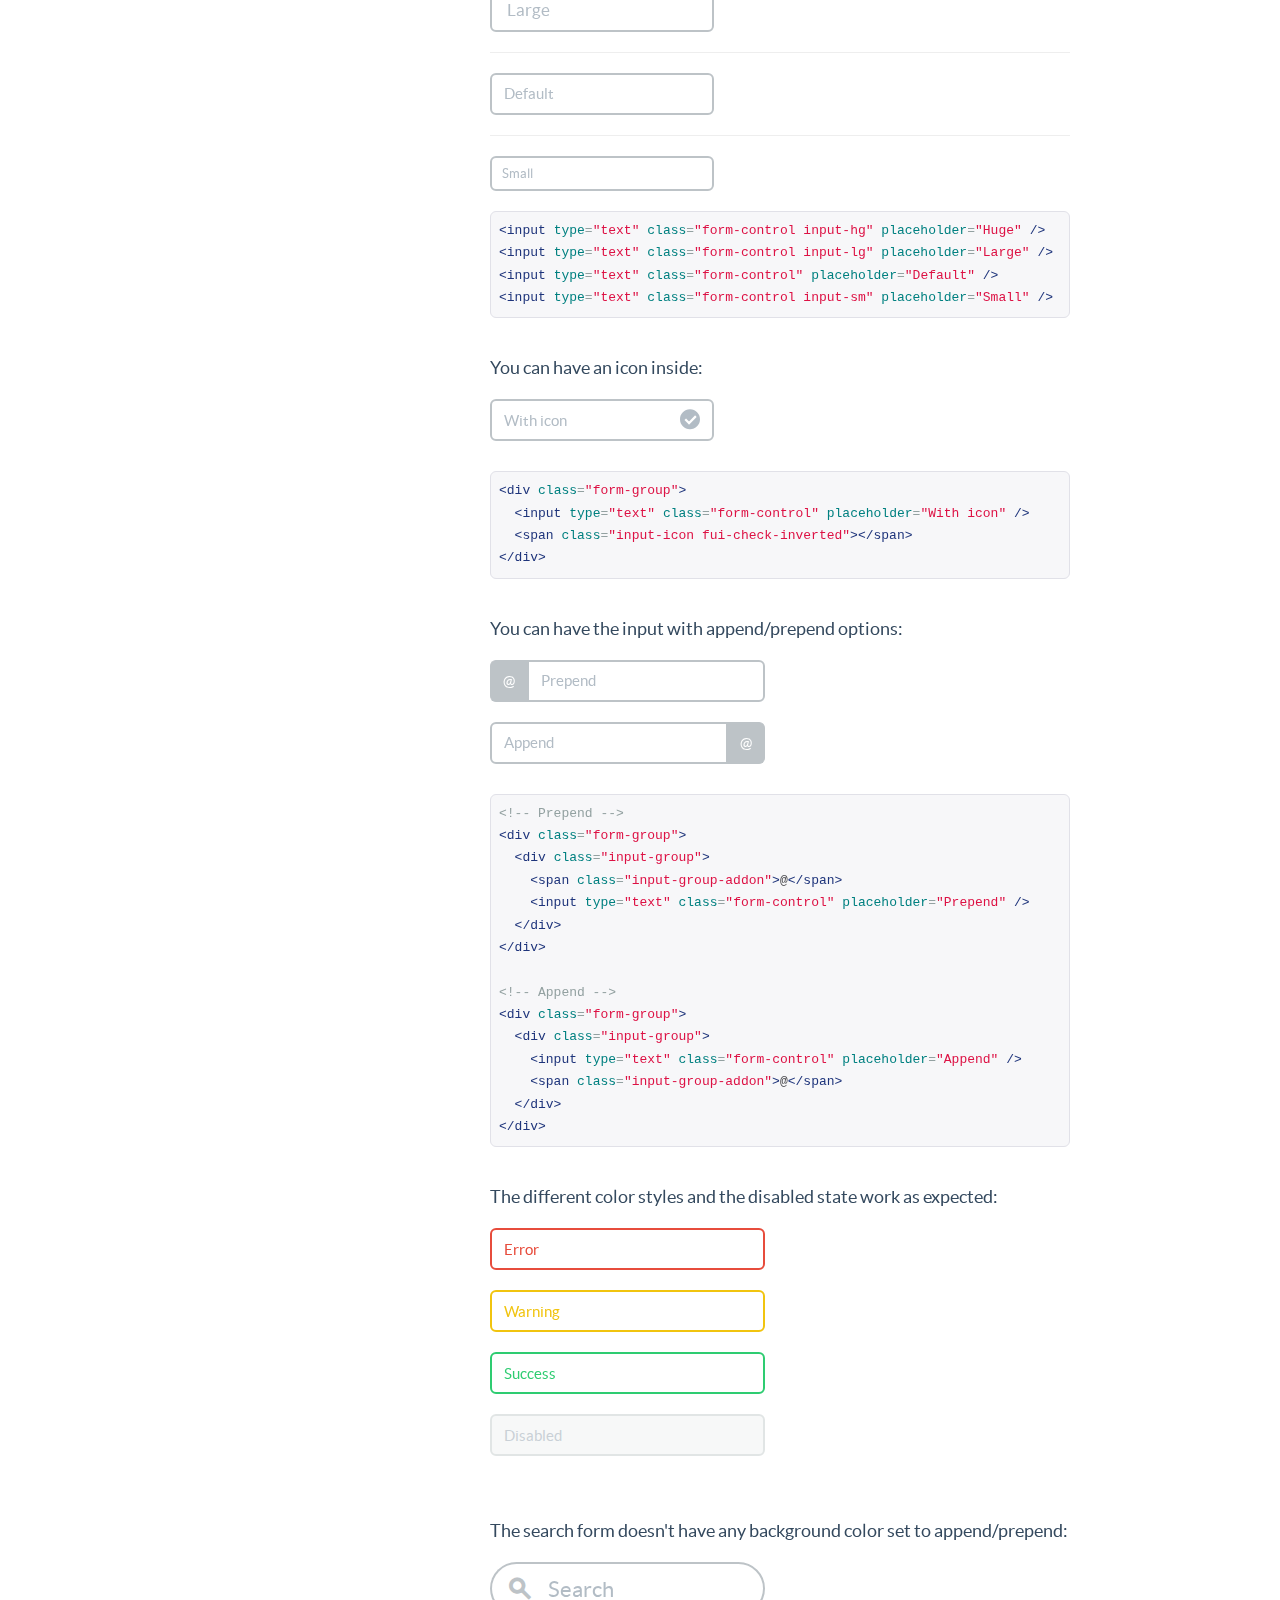
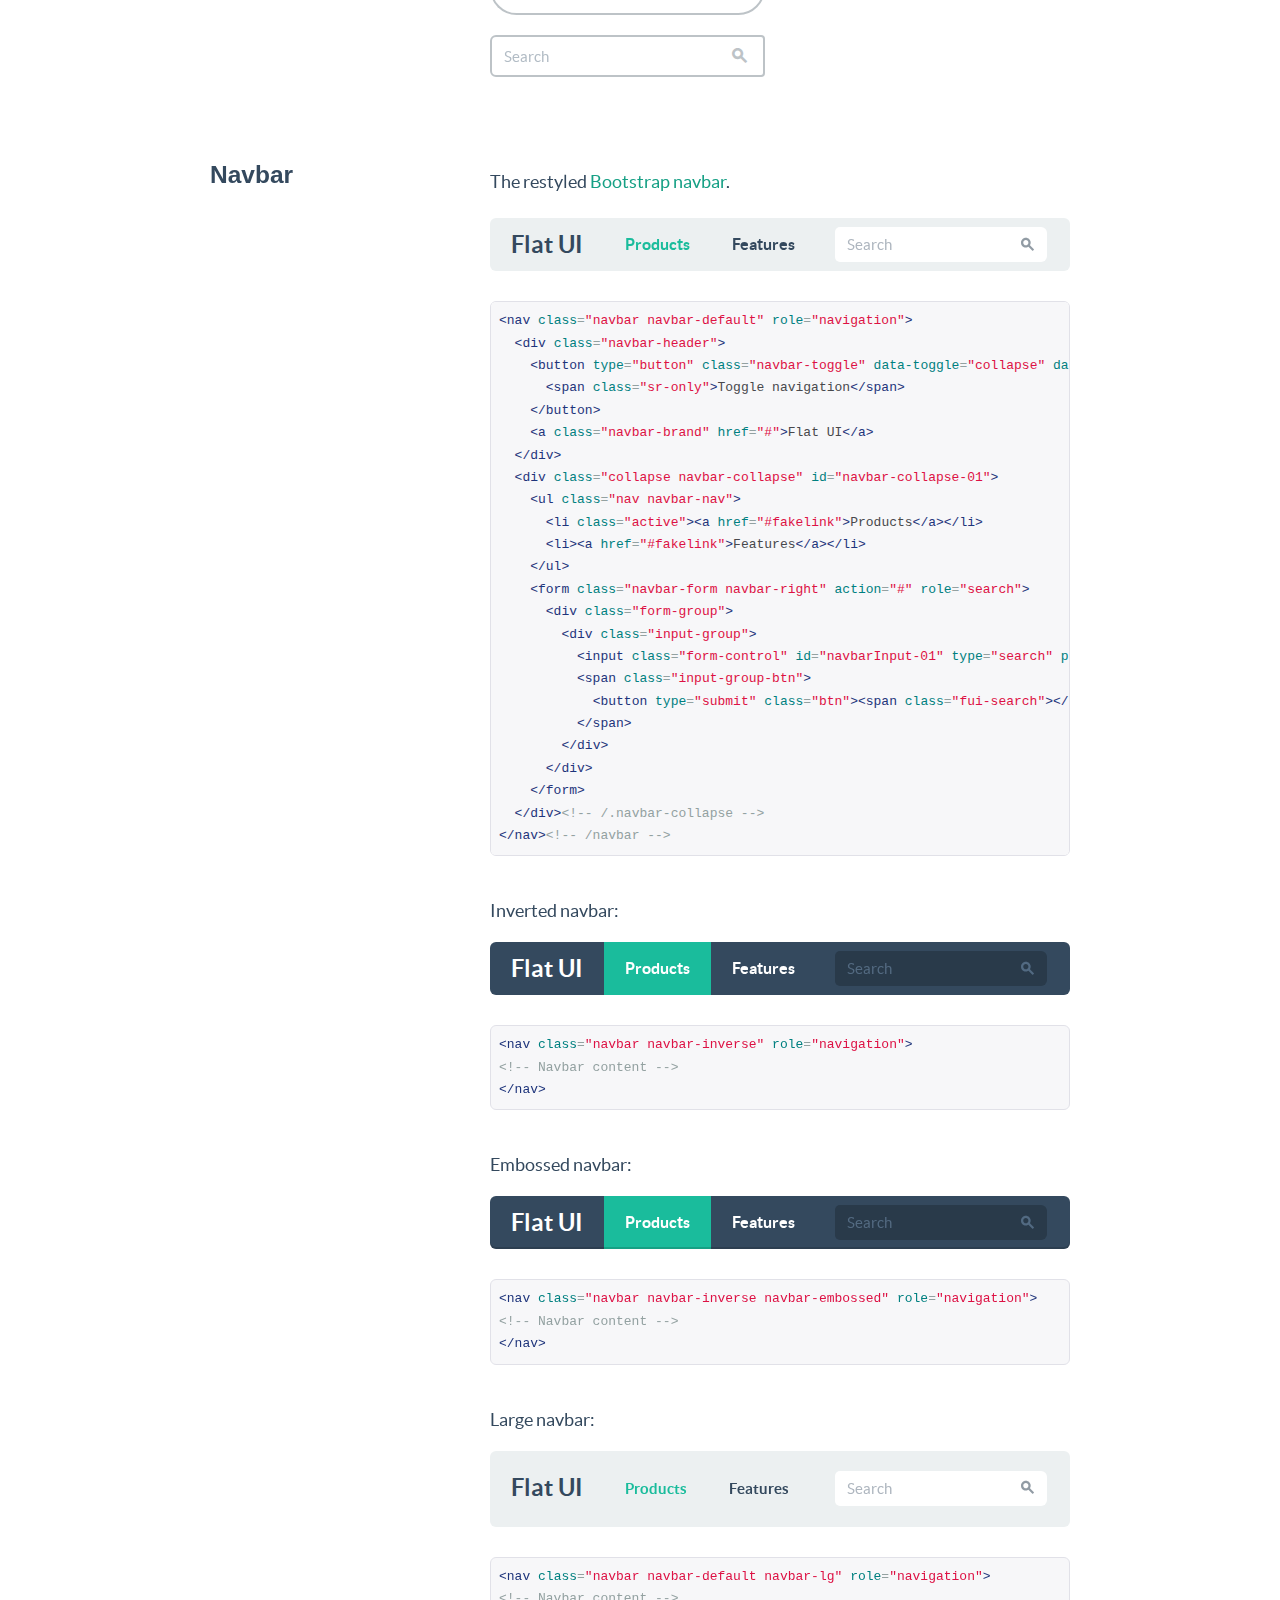
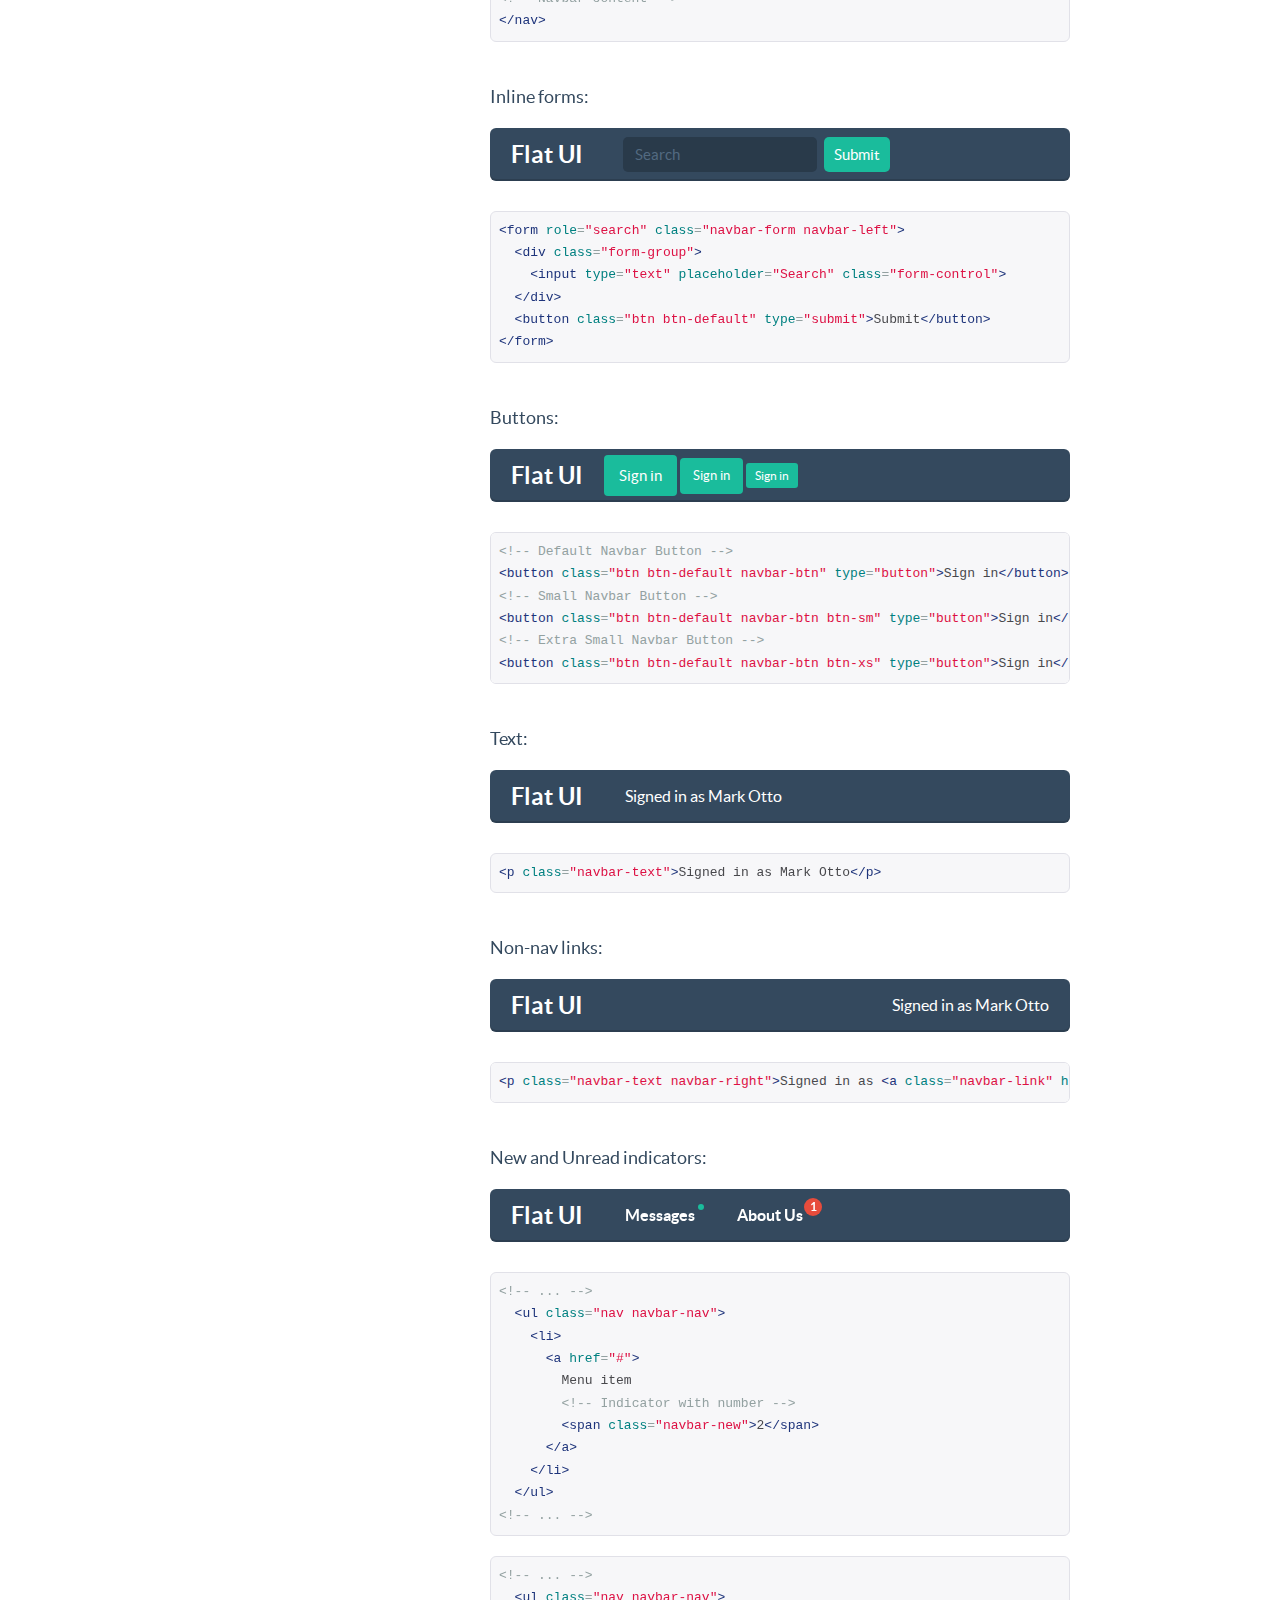
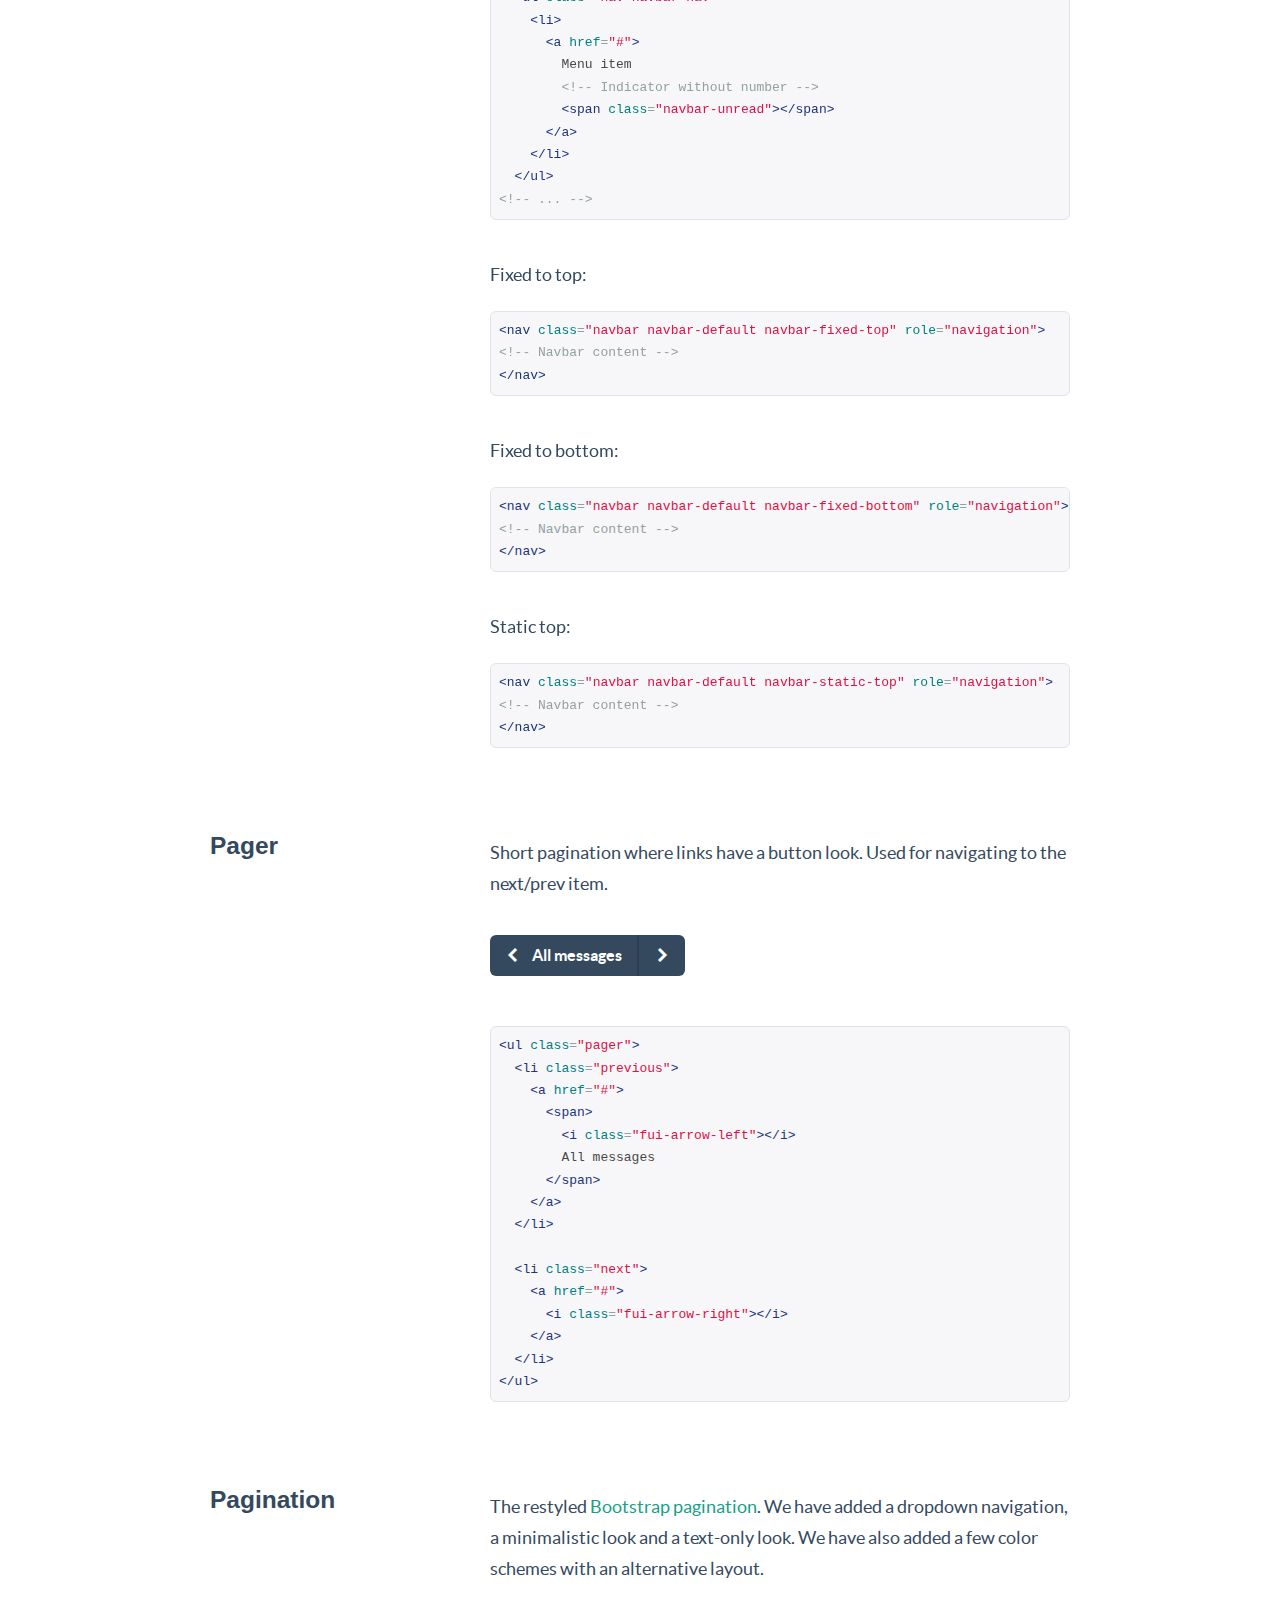
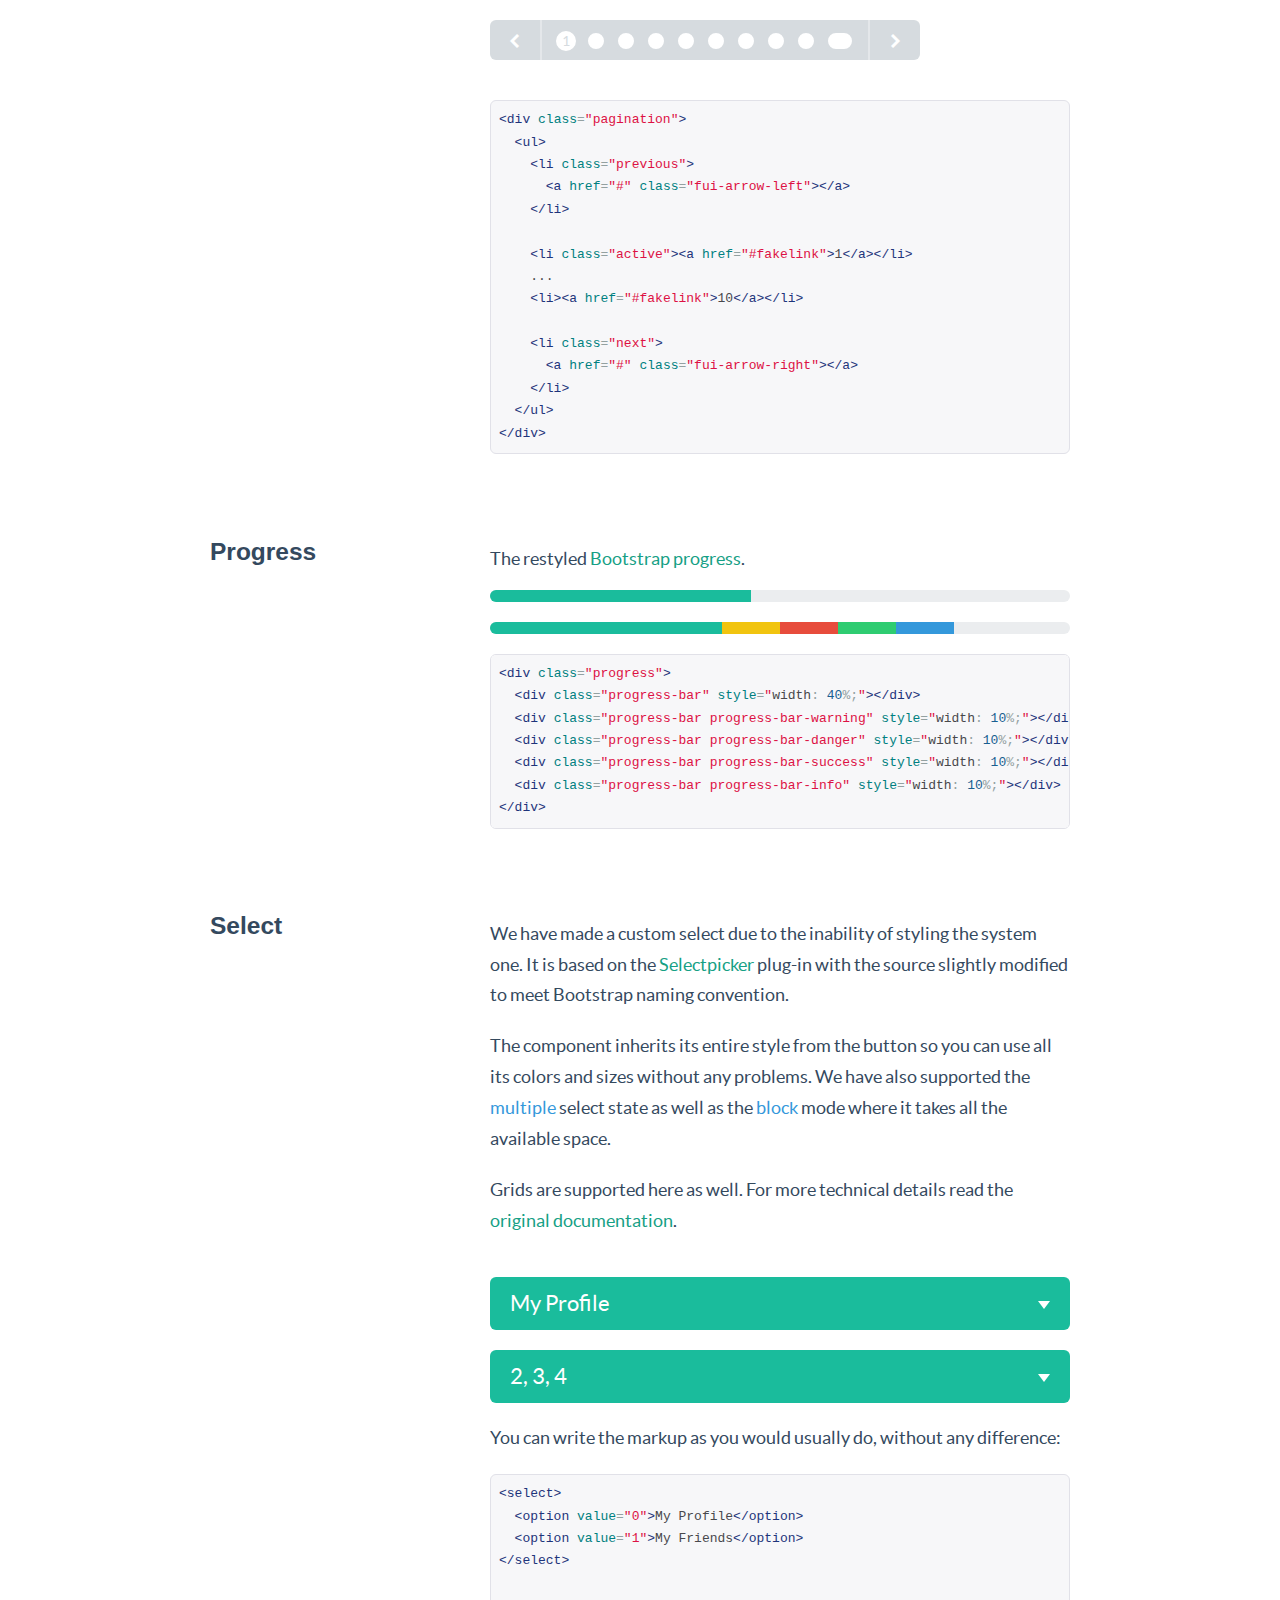
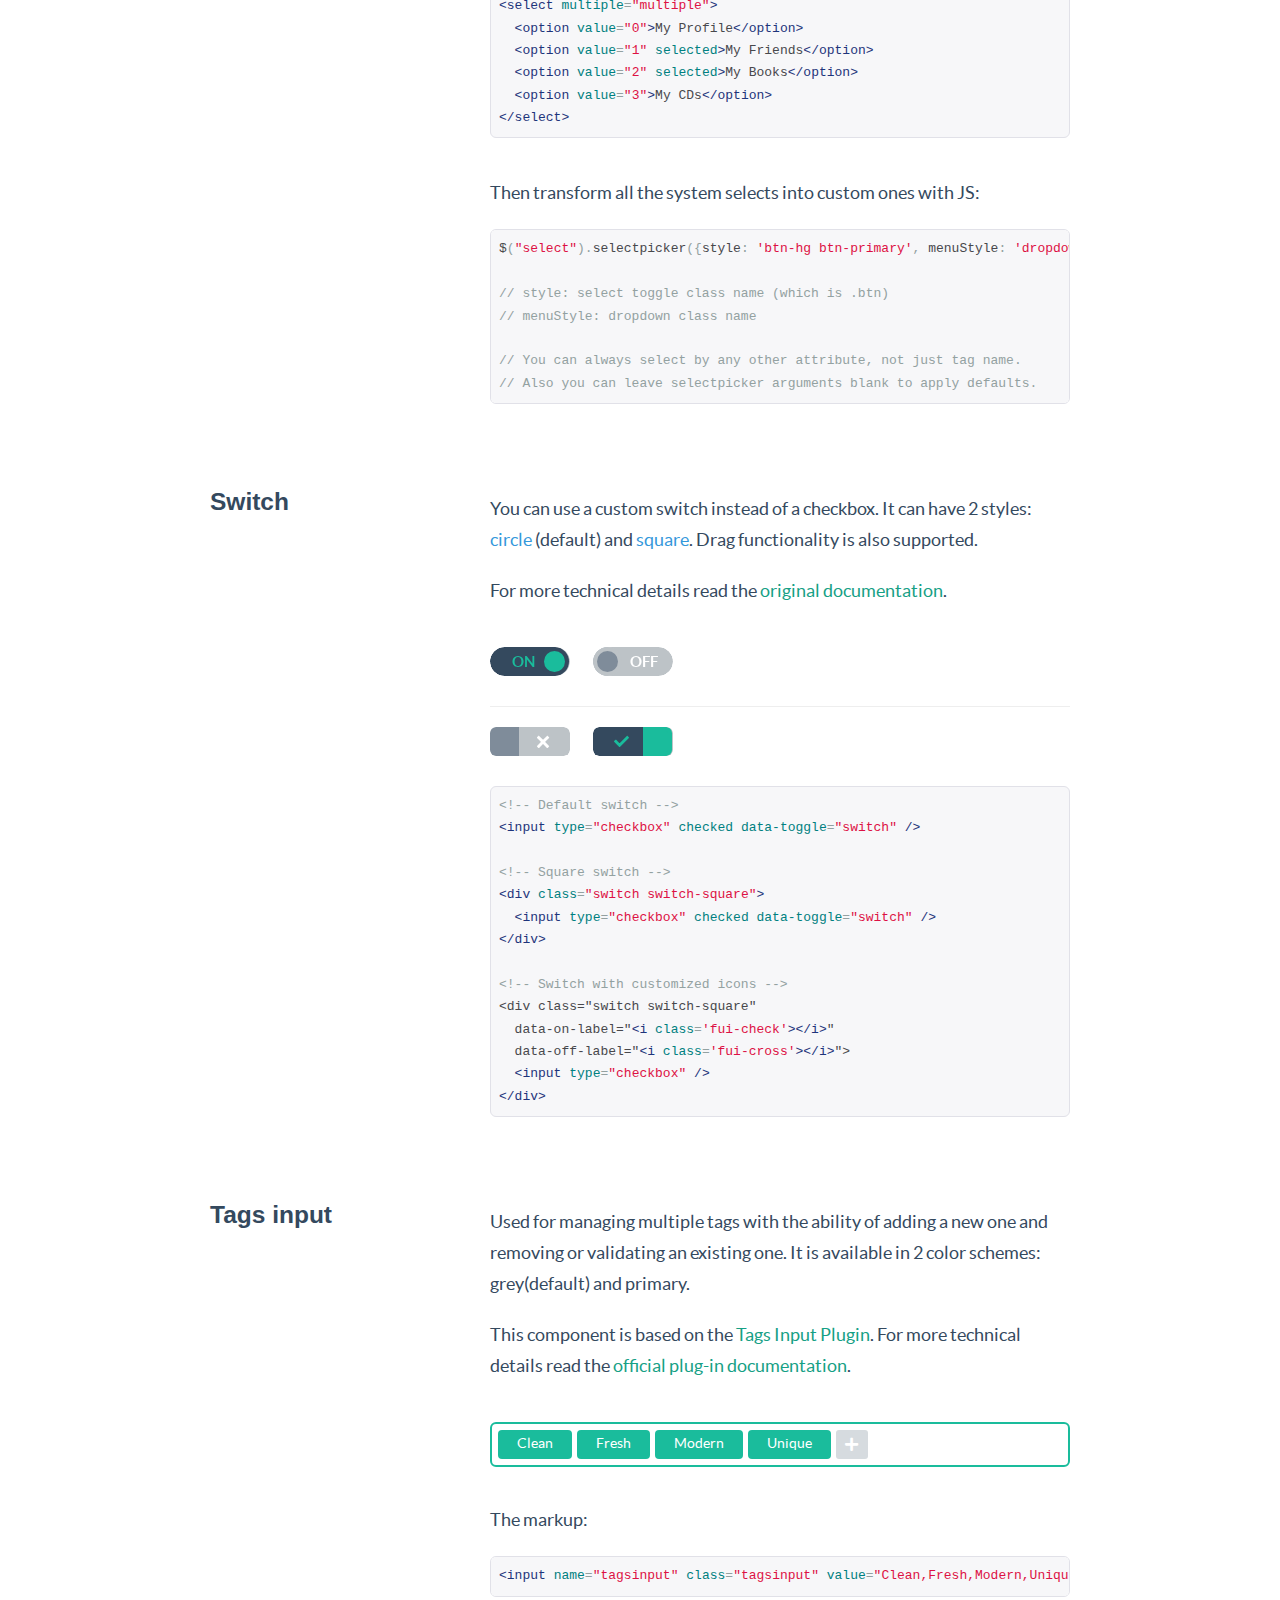
<file: flat-ui/components.html>
<!DOCTYPE html>
<html lang="en">
  <head>
    <meta charset="utf-8">
    <title>Components &middot; Flat UI Free</title>
    <meta name="viewport" content="width=device-width, initial-scale=1.0">

    <!-- Loading Bootstrap -->
    <link href="bootstrap/css/bootstrap.css" rel="stylesheet">
    <link href="bootstrap/css/prettify.css" rel="stylesheet">

    <!-- Loading Flat UI -->
    <link href="css/flat-ui.css" rel="stylesheet">
    <link href="css/docs.css" rel="stylesheet">

    <link rel="shortcut icon" href="images/favicon.ico">

    <!-- HTML5 shim, for IE6-8 support of HTML5 elements. All other JS at the end of file. -->
    <!--[if lt IE 9]>
      <script src="js/html5shiv.js"></script>
      <script src="js/respond.min.js"></script>
    <![endif]-->
  </head>
  <body>
    <ul class="demo-sidebar hide-on-tablets">
      <li><a href="#fui-button">Buttons</a></li>
      <li><a href="#fui-checkbox">Checkboxes</a></li>
      <li><a href="#fui-radio">Radio buttons</a></li>
      <li><a href="#fui-dropdown">Dropdown</a></li>
      <li><a href="#fui-input">Input</a></li>
      <li><a href="#fui-navbar">Navbar</a></li>
      <li><a href="#fui-pager">Pager</a></li>
      <li><a href="#fui-pagination">Pagination</a></li>
      <li><a href="#fui-progress">Progress</a></li>
      <li><a href="#fui-select">Select</a></li>
      <li><a href="#fui-switch">Switch</a></li>
      <li><a href="#fui-tagsinput">Tags Input</a></li>
      <li><a href="#fui-tooltip">Tooltip</a></li>
      <li><a href="#fui-slider">Slider</a></li>
    </ul> <!-- /nav -->

		<h1 class="demo-headline">Components</h1>		
    <div class="container">    	
    	<div id="fui-button" class="pbl"></div>
    	
      <div class="demo-row">
        <div class="demo-title">
          <h3>Buttons</h3>
        </div>

        <div class="demo-content">
          <p>
            After restyling the <a href="http://getbootstrap.com/css/#buttons">Bootstrap buttons</a>, we have decided to add a new size: <code>btn-hg</code> which will be used for the main call to action buttons on the page:
          </p>
          <p class="mbl">
            <button class="btn btn-hg btn-primary">Huge Button</button>
          </p>
<pre class="prettyprint">
&lt;button class="btn btn-hg btn-primary"&gt;
  Boss Button
&lt;/button&gt;
</pre>

          <p class="ptl">
            In addition, we have added <code>btn-embossed</code> to make buttons look more realistic, but we still prefer them flat.
          </p>
          <p class="mbl">
            <button class="btn btn-embossed btn-primary">Embossed Button</button>
          </p>
<pre class="prettyprint">
&lt;button class="btn btn-embossed btn-primary"&gt;
  Embossed Button
&lt;/button&gt;
</pre>

          <p class="ptl">
            In some cases buttons need to become wider. Yes, we have taken care of that as well:
          </p>
          <p class="mbl">
            <button class="btn btn-wide btn-primary mrm">Save</button>
            <button class="btn btn-wide btn-default">Cancel</button>
          </p>
<pre class="prettyprint">
&lt;button class="btn btn-default btn-wide"&gt;
  Cancel
&lt;/button&gt;
</pre>

          <p class="ptl">
            Another new thing is <code>btn-tip</code>. Use it when you need to highlight a part of the button text:
          </p>
          <p class="mbl">
            <button class="btn btn-primary">
              Save
              <span class="btn-tip">$300</span>
            </button>
          </p>
<pre class="prettyprint">
&lt;button class="btn btn-primary"&gt;
  Save
  &lt;span class="btn-tip"&gt;$300&lt;/span&gt;
&lt;/button&gt;
</pre>

          <p class="ptl">
            As usual you can set different colors:
          </p>
          <p>
	          <button class="btn btn-default mrs">Default</button>
            <button class="btn btn-primary mrs">Primary</button>
            <button class="btn btn-info mrs">Info</button>
            <button class="btn btn-danger mrs">Danger</button>
          </p>
          <p class="mbl">            
            <button class="btn btn-success mrs">Success</button>
            <button class="btn btn-warning mrs">Warning</button>
            <button class="btn btn-inverse mrs">Inverse</button>
          </p>
<pre class="prettyprint">
&lt;button class="btn btn-default"&gt;Default&lt;/button&gt;
&lt;button class="btn btn-primary"&gt;Primary&lt;/button&gt;
&lt;button class="btn btn-info"&gt;Info&lt;/button&gt;
&lt;button class="btn btn-danger"&gt;Danger&lt;/button&gt;
&lt;button class="btn btn-success"&gt;Success&lt;/button&gt;
&lt;button class="btn btn-warning"&gt;Warning&lt;/button&gt;
&lt;button class="btn btn-inverse"&gt;Inverse&lt;/button&gt;
</pre>

          <p>
            Button groups, toolbars, and disabled state also work as expected.
          </p>
        </div>        
      </div><!-- /.demo-row -->
      
			<div id="fui-checkbox" class="pbl"></div>
			
      <div class="demo-row">      	
        <div class="demo-title">
          <h3>Checkboxes</h3>
        </div>

        <div class="demo-content">
          <p>
            Using flat style checkboxes requires a JS plugin which creates all the custom markup for us. Let's take a look:
          </p>
          <label class="checkbox" for="checkbox1">
            <input type="checkbox" value="" id="checkbox1" data-toggle="checkbox">
            Checkbox
          </label>
          <label class="checkbox" for="checkbox2">
            <input type="checkbox" value="" id="checkbox2" checked="checked" data-toggle="checkbox">
            Checkbox
          </label>
          <label class="checkbox" for="checkbox3">
            <input type="checkbox" value="" id="checkbox3" data-toggle="checkbox" disabled="">
            Checkbox
          </label>
          <label class="checkbox" for="checkbox4">
            <input type="checkbox" value="" id="checkbox4" checked="checked" data-toggle="checkbox" disabled="">
            Checkbox
          </label>

          <h6 class="ptl">The Data Attributes:</h6>
<pre class="prettyprint">
&lt;label class="checkbox" for="checkbox1"&gt;
  &lt;input type="checkbox" value="" id="checkbox1" data-toggle="checkbox"&gt;
  Checkbox
&lt;/label&gt;
</pre>

          <h6 class="ptl">Usage via JS:</h6>
<pre class="prettyprint">
$(':checkbox').checkbox();
</pre>

          <div class="pvm">
            <h6>Methods:</h6>
          </div>
          <p class="mbl">
            <strong>.checkbox('toggle')</strong>
            <br/>
            toggles the checkbox state from <span class="text-info">checked</span>
            to <span class="text-info">unchecked</span> and back.
          </p>
          <p class="mbl">
            <strong>.checkbox('check')</strong>
            <br/>
            sets the checkbox state to <span class="text-info">checked</span>.
          </p>
          <p class="mbl">
            <strong>.checkbox('uncheck')</strong>
            <br/>
            sets the checkbox state to <span class="text-info">unchecked</span>.
          </p>
<pre class="prettyprint">
$(':checkbox').checkbox('check');
</pre>

          <div class="pbm ptl">
            <h6>Events:</h6>
          </div>
          <p class="mbl">
            <strong>.on('toggle')</strong>
            <br/>
            Fired when the checkbox state changes between
            <span class="text-info">checked</span> and
            <span class="text-info">unchecked</span>.
          </p>
          <p class="mbl">
            <strong>.on('change')</strong>
            <br/>
            Same as <span class="text-info">toggle</span>.
          </p>
<pre class="prettyprint">
$(':checkbox').on('toggle', function() {
  // Do something
});
</pre>          
          
        </div> <!-- /.demo-content -->
      </div> <!-- /.demo-row -->
      
      <div id="fui-radio" class="pbl"></div>

      <div class="demo-row">
        <div class="demo-title">
          <h3>Radio buttons</h3>
        </div>

        <div class="demo-content">
          <p>
            Styling radio buttons also requires using a JS plugin. We have tried making things easy so you won't have to spend a huge amount of time playing around with custom&nbsp;components.
          </p>
          <label class="radio">
            <input type="radio" name="group1" value="1" data-toggle="radio">
            Radio is off
          </label>
          <label class="radio">
            <input type="radio" name="group1" value="2" data-toggle="radio" checked>
            Radio is on
          </label>
          <label class="radio">
            <input type="radio" name="group2" value="1" data-toggle="radio" disabled>
            Radio is off
          </label>
          <label class="radio">
            <input type="radio" name="group2" value="2" data-toggle="radio" disabled checked>
            Radio is on
          </label>

          <h6 class="ptl">The Data Attributes:</h6>
<pre class="prettyprint">
&lt;label class="radio"&gt;
  &lt;input type="radio" name="group1" value="1" data-toggle="radio"&gt;
  Radio is off
&lt;/label&gt;

&lt;label class="radio"&gt;
  &lt;input type="radio" name="group1" value="2" data-toggle="radio" checked&gt;
  Radio is on
&lt;/label&gt;
</pre>

          <h6 class="ptl">The JS:</h6>
<pre class="prettyprint">
$(':radio').radio();
</pre>

          <div class="pvm">
            <h6>Methods:</h6>
          </div>
          <p class="mbl">
            <strong>.radio('check')</strong>
            <br/>
            sets the radio button state to <span class="text-info">checked</span>.
          </p>
          <p class="mbl">
            <strong>.radio('uncheck')</strong>
            <br/>
            sets the radio state to <span class="text-info">unchecked</span>.
          </p>
<pre class="prettyprint">
$(':radio').radio('check');
</pre>

          <div class="pbm ptl">
            <h6>Events:</h6>
          </div>
          <p class="mbl">
            <strong>.on('toggle')</strong>
            <br/>
            Fired when the radio button state changes between
            <span class="text-info">checked</span> and
            <span class="text-info">unchecked</span>.
          </p>
          <p class="mbl">
            <strong>.on('change')</strong>
            <br/>
            Same as <span class="text-info">toggle</span> with just one difference &mdash; the event is fired for each radio button that gets a state change.
          </p>
<pre class="prettyprint">
$(':radio').on('toggle', function() {
  // Do something
});
</pre>
        </div> <!-- /.demo-content -->
      </div> <!-- /.demo-row -->
    </div><!-- /.container -->

		

    <div class="container ptl">    	
    	<div id="fui-dropdown" class="pbl"></div>
    
      <div class="demo-row">
        <div class="demo-title">
          <h3>Dropdown</h3>
        </div>

        <div class="demo-content">
          <p class="mbl">
            The same <a href="http://getbootstrap.com/components/#dropdowns">Bootstrap dropdown</a> is used as a part of the <code>select</code>, <code>btn-group</code>, <code>nav-tabs</code> and eventually other components to present information as a menu.
          </p>

          <p class="mbl">
            Notice <code>dropdown-arrow</code>, which is needed when you want to add a small triangle that visually connects the clickable element with the dropdown menu.
          </p>

          <select name="info" class="mbn">
            <optgroup label="Profile">
              <option value="0">My Profile</option>
              <option value="1">My Friends</option>
            </optgroup>
            <optgroup label="System">
              <option value="2">Messages</option>
              <option value="3">My Settings</option>
              <option value="4" class="highlighted">Logout</option>
            </optgroup>
          </select>

          <hr/>
          
          <div class="row">
          	<div class="col-md-3">
	          	<div class="dropdown">
		          	<button class="btn btn-primary dropdown-toggle" data-toggle="dropdown">Dropdown<span class="caret"></span></button>
							  <span class="dropdown-arrow dropdown-arrow-inverse"></span>
		            <ul class="dropdown-menu dropdown-inverse">
		              <li><a href="#fakelink">Sub Menu Element</a></li>
		              <li><a href="#fakelink">Sub Menu Element</a></li>
		              <li><a href="#fakelink">Sub Menu Element</a></li>
		            </ul>
							</div>
          	</div>
          </div>
          

          <div class="pvl">
<pre class="prettyprint">
&lt;!-- Default look --&gt;
&lt;div class="dropdown"&gt;
  &lt;button class="btn btn-primary dropdown-toggle" data-toggle="dropdown">Dropdown&lt;span class="caret"&gt;&lt;/span&gt;&lt;/button&gt;
  &lt;span class="dropdown-arrow"&gt;&lt;/span&gt;
  &lt;ul class="dropdown-menu"&gt;
    &lt;li&gt;&lt;a href="#fakelink">Sub Menu Element&lt;/a&gt;&lt;/li&gt;
    &lt;li&gt;&lt;a href="#fakelink">Sub Menu Element&lt;/a&gt;&lt;/li&gt;
    &lt;li&gt;&lt;a href="#fakelink">Sub Menu Element&lt;/a&gt;&lt;/li&gt;
  &lt;/u&gt;
&lt;/div&gt;

&lt;!-- Inverse look --&gt;
&lt;div class="dropdown"&gt;
  &lt;button class="btn btn-primary dropdown-toggle" data-toggle="dropdown">Dropdown&lt;span class="caret"&gt;&lt;/span&gt;&lt;/button&gt;
  &lt;span class="dropdown-arrow dropdown-arrow-inverse"&gt;&lt;/span&gt;
  &lt;ul class="dropdown-menu dropdown-inverse"&gt;
    &lt;li&gt;&lt;a href="#fakelink">Sub Menu Element&lt;/a&gt;&lt;/li&gt;
    &lt;li&gt;&lt;a href="#fakelink">Sub Menu Element&lt;/a&gt;&lt;/li&gt;
    &lt;li&gt;&lt;a href="#fakelink">Sub Menu Element&lt;/a&gt;&lt;/li&gt;
  &lt;/u&gt;
&lt;/div&gt;
</pre>
          </div>

          <p>
            To highlight the information we added 2 additional states for the dropdown-menu items: <code>selected</code> and <code>highlighted</code>:
          </p>
<pre class="prettyprint">
&lt;ul class="dropdown-menu"&gt;
  &lt;li class="selected"&gt;
    &lt;a href="#"&gt;Item&lt;/a&gt;
  &lt;/li&gt;

  &lt;li class="highlighted"&gt;
    &lt;a href="#"&gt;Item&lt;/a&gt;
  &lt;/li&gt;
&lt;/ul&gt;
</pre>
        </div> <!-- /.demo-content -->
      </div> <!-- /.demo-row -->

			<div id="fui-input" class="pbl"></div>

      <div class="demo-row">
        <div class="demo-title">
          <h3>Input</h3>
        </div>

        <div class="demo-content">
          <p class="mbl">
            The restyled <a href="http://getbootstrap.com/css/#forms">Bootstrap input</a>. Add <span class="text-info">flat</span> as an additional class to completely remove the borders:
          </p>
					
					<div class="row">
						<div class="col-lg-5">
							<input type="text" value="" placeholder="Enter something" class="form-control" />
						</div>
					</div>
					<hr />
					<div class="row">
						<div class="col-lg-5">
							<input type="text" value="" placeholder="Enter something" class="form-control flat" />
						</div>
					</div>
<pre class="prettyprint mtl">
&lt;!-- Default input --&gt;
&lt;input type="text" placeholder="Enter something" class="form-control" /&gt;

&lt;!-- Without borders --&gt;
&lt;input type="text" placeholder="Enter something" class="form-control flat" /&gt;
</pre>

          <p class="ptl">And few sizes:</p>
          <div class="row">
          	<div class="col-lg-5">
	          	<input type="text" value="" placeholder="Huge" class="form-control input-hg" />
          	</div>
          </div>
          <hr />
          <div class="row">
          	<div class="col-lg-5">
	          	<input type="text" value="" placeholder="Large" class="form-control input-lg" />
          	</div>
          </div>
          <hr />
          <div class="row">
          	<div class="col-lg-5">
	          	<input type="text" value="" placeholder="Default" class="form-control" />
          	</div>
          </div>
          <hr />
          <div class="row">
          	<div class="col-lg-5">
	          	<input type="text" value="" placeholder="Small" class="form-control input-sm" />
          	</div>
          </div>
<pre class="prettyprint mtl">
&lt;input type="text" class="form-control input-hg" placeholder="Huge" /&gt;
&lt;input type="text" class="form-control input-lg" placeholder="Large" /&gt;
&lt;input type="text" class="form-control" placeholder="Default" /&gt;
&lt;input type="text" class="form-control input-sm" placeholder="Small" /&gt;
</pre>

          <p class="ptl">You can have an icon inside:</p>
          <div class="row">
          	<div class="col-lg-5">
	          	<div class="form-group">
	              <input type="text" value="" placeholder="With icon" class="form-control" />
	              <span class="input-icon fui-check-inverted"></span>
	            </div>
          	</div>            
          </div>
<pre class="prettyprint mtm">
&lt;div class="form-group"&gt;
  &lt;input type="text" class="form-control" placeholder="With icon" /&gt;
  &lt;span class="input-icon fui-check-inverted"&gt;&lt;/span&gt;
&lt;/div&gt;
</pre>

        <p class="ptl">You can have the input with append/prepend options:</p>
          <div class="row">
            <div class="col-lg-6">
              <div class="form-group">
                <div class="input-group">
                  <span class="input-group-addon">@</span>
                  <input class="form-control" type="text" placeholder="Prepend" />
                </div>
              </div>              
            </div>
          </div>
          
          <div class="row">
            <div class="col-lg-6">
              <div class="form-group">
                <div class="input-group">                 
                  <input class="form-control" type="text" placeholder="Append" />
                  <span class="input-group-addon">@</span>
                </div>
              </div>              
            </div>
          </div>

<pre class="prettyprint mtm">
&lt;!-- Prepend --&gt;
&lt;div class="form-group"&gt;
  &lt;div class="input-group"&gt;
    &lt;span class="input-group-addon"&gt;@&lt;/span&gt;
    &lt;input type="text" class="form-control" placeholder="Prepend" /&gt;
  &lt;/div&gt;  
&lt;/div&gt;

&lt;!-- Append --&gt;
&lt;div class="form-group"&gt;
  &lt;div class="input-group"&gt;
    &lt;input type="text" class="form-control" placeholder="Append" /&gt;
    &lt;span class="input-group-addon"&gt;@&lt;/span&gt;
  &lt;/div&gt;
&lt;/div&gt;
</pre>

          <p class="ptl">
            The different color styles and the disabled state work as expected:
            <div class="row">
            	<div class="col-lg-6">
	            	<div class="form-group has-error">
		              <input class="form-control" type="text" placeholder="Error" />
		            </div>
            	</div>
            </div>
            <div class="row">
            	<div class="col-lg-6">
	            	<div class="form-group has-warning">
		              <input class="form-control" type="text" placeholder="Warning" />
		            </div>
            	</div>
            </div>
            <div class="row">
            	<div class="col-lg-6">
	            	<div class="form-group has-success">
		              <input class="form-control" type="text" placeholder="Success" />
		            </div>
            	</div>
            </div>
            <div class="row">
            	<div class="col-lg-6">
	            	<div class="form-group">
		              <input class="form-control" type="text" placeholder="Disabled" disabled />
		            </div>
            	</div>
            </div>
          </p>

          <p class="ptl mtl">
            The search form doesn't have any background color set to append/prepend:
          </p>
          <div class="row">
            <div class="col-lg-6">
              <div class="form-group">
                <div class="input-group input-group-hg input-group-rounded">
                  <span class="input-group-btn">
                    <button type="submit" class="btn"><span class="fui-search"></span></button>
                  </span>              
                  <input type="text" class="form-control" placeholder="Search" id="search-query-2">
                </div>
              </div>
            </div>
          </div>          

          <div class="row">
            <div class="col-lg-6">
              <div class="form-group">
                <div class="input-group">                               
                  <input type="text" class="form-control" placeholder="Search" id="search-query-3">
                  <span class="input-group-btn">
                    <button type="submit" class="btn"><span class="fui-search"></span></button>
                  </span>
                </div>
              </div>
            </div>
          </div>
          
        </div> <!-- /.demo-content -->
      </div> <!-- /.demo-row -->

			<div id="fui-navbar" class="pbl"></div>

      <div class="demo-row">
        <div class="demo-title">
          <h3>Navbar</h3>
        </div>
        <div class="demo-content">
          <p class="mbl">
            The restyled <a href="http://getbootstrap.com/components/#navbar">Bootstrap navbar</a>.
          </p>

          <nav class="navbar navbar-default" role="navigation">
            <div class="navbar-header">
              <button type="button" class="navbar-toggle" data-toggle="collapse" data-target="#navbar-collapse-01">
                <span class="sr-only">Toggle navigation</span>
              </button>
              <a class="navbar-brand" href="#">Flat UI</a>
            </div>
            <div class="collapse navbar-collapse" id="navbar-collapse-01">
              <ul class="nav navbar-nav">           
                <li class="active"><a href="#fakelink">Products</a></li>
                <li><a href="#fakelink">Features</a></li>
               </ul>          
              <form class="navbar-form navbar-right" action="#" role="search" style="width: 250px">
                <div class="form-group">
                  <div class="input-group">
                    <input class="form-control" id="navbarInput-01" type="search" placeholder="Search">
                    <span class="input-group-btn">
                      <button type="submit" class="btn"><span class="fui-search"></span></button>
                    </span>            
                  </div>
                </div>               
              </form>
            </div><!-- /.navbar-collapse -->
          </nav><!-- /navbar -->
          
<pre class="prettyprint mvl">
&lt;nav class="navbar navbar-default" role="navigation"&gt;
  &lt;div class="navbar-header"&gt;
    &lt;button type="button" class="navbar-toggle" data-toggle="collapse" data-target="#navbar-collapse-01"&gt;
      &lt;span class="sr-only"&gt;Toggle navigation&lt;/span&gt;
    &lt;/button&gt;
    &lt;a class="navbar-brand" href="#"&gt;Flat UI&lt;/a&gt;
  &lt;/div&gt;
  &lt;div class="collapse navbar-collapse" id="navbar-collapse-01"&gt;
    &lt;ul class="nav navbar-nav"&gt;           
      &lt;li class="active"&gt;&lt;a href="#fakelink"&gt;Products&lt;/a&gt;&lt;/li&gt;
      &lt;li&gt;&lt;a href="#fakelink"&gt;Features&lt;/a&gt;&lt;/li&gt;
    &lt;/ul&gt;           
    &lt;form class="navbar-form navbar-right" action="#" role="search"&gt;
      &lt;div class="form-group"&gt;
        &lt;div class="input-group"&gt;
          &lt;input class="form-control" id="navbarInput-01" type="search" placeholder="Search"&gt;
          &lt;span class="input-group-btn"&gt;
            &lt;button type="submit" class="btn"&gt;&lt;span class="fui-search"&gt;&lt;/span&gt;&lt;/button&gt;
          &lt;/span&gt;            
        &lt;/div&gt;
      &lt;/div&gt;               
    &lt;/form&gt;
  &lt;/div>&lt;!-- /.navbar-collapse --&gt;
&lt;/nav>&lt;!-- /navbar --&gt;
</pre>

        <p class="ptl">Inverted navbar:</p>
        <nav class="navbar navbar-inverse" role="navigation">
          <div class="navbar-header">
            <button type="button" class="navbar-toggle" data-toggle="collapse" data-target="#navbar-collapse-02">
              <span class="sr-only">Toggle navigation</span>
            </button>
            <a class="navbar-brand" href="#">Flat UI</a>
          </div>
          <div class="collapse navbar-collapse" id="navbar-collapse-02">
            <ul class="nav navbar-nav">           
              <li class="active"><a href="#fakelink">Products</a></li>
              <li><a href="#fakelink">Features</a></li>
             </ul>          
            <form class="navbar-form navbar-right" action="#" role="search" style="width: 250px">
              <div class="form-group">
                <div class="input-group">
                  <input class="form-control" id="navbarInput-01" type="search" placeholder="Search">
                  <span class="input-group-btn">
                    <button type="submit" class="btn"><span class="fui-search"></span></button>
                  </span>            
                </div>
              </div>               
            </form>
          </div><!-- /.navbar-collapse -->
        </nav><!-- /navbar -->

<pre class="prettyprint mvl">
&lt;nav class="navbar navbar-inverse" role="navigation"&gt;
&lt;!-- Navbar content --&gt;
&lt;/nav&gt;
</pre>


        <p class="ptl">Embossed navbar:</p>
        <nav class="navbar navbar-inverse navbar-embossed" role="navigation">
          <div class="navbar-header">
            <button type="button" class="navbar-toggle" data-toggle="collapse" data-target="#navbar-collapse-02">
              <span class="sr-only">Toggle navigation</span>
            </button>
            <a class="navbar-brand" href="#">Flat UI</a>
          </div>
          <div class="collapse navbar-collapse" id="navbar-collapse-02">
            <ul class="nav navbar-nav">           
              <li class="active"><a href="#fakelink">Products</a></li>
              <li><a href="#fakelink">Features</a></li>
             </ul>          
            <form class="navbar-form navbar-right" action="#" role="search" style="width: 250px">
              <div class="form-group">
                <div class="input-group">
                  <input class="form-control" id="navbarInput-01" type="search" placeholder="Search">
                  <span class="input-group-btn">
                    <button type="submit" class="btn"><span class="fui-search"></span></button>
                  </span>            
                </div>
              </div>               
            </form>
          </div><!-- /.navbar-collapse -->
        </nav><!-- /navbar -->

<pre class="prettyprint mvl">
&lt;nav class="navbar navbar-inverse navbar-embossed" role="navigation"&gt;
&lt;!-- Navbar content --&gt;
&lt;/nav&gt;
</pre>

        <p class="ptl">Large navbar:</p>
        <nav class="navbar navbar-default navbar-lg" role="navigation">
          <div class="navbar-header">
            <button type="button" class="navbar-toggle" data-toggle="collapse" data-target="#navbar-collapse-03">
              <span class="sr-only">Toggle navigation</span>
            </button>
            <a class="navbar-brand" href="#">Flat UI</a>
          </div>
          <div class="collapse navbar-collapse" id="navbar-collapse-03">
            <ul class="nav navbar-nav">           
              <li class="active"><a href="#fakelink">Products</a></li>
              <li><a href="#fakelink">Features</a></li>
             </ul>          
            <form class="navbar-form navbar-right" action="#" role="search" style="width: 250px">
              <div class="form-group">
                <div class="input-group">
                  <input class="form-control" id="navbarInput-01" type="search" placeholder="Search">
                  <span class="input-group-btn">
                    <button type="submit" class="btn"><span class="fui-search"></span></button>
                  </span>            
                </div>
              </div>               
            </form>
          </div><!-- /.navbar-collapse -->
        </nav><!-- /navbar -->
        
<pre class="prettyprint mvl">
&lt;nav class="navbar navbar-default navbar-lg" role="navigation"&gt;
&lt;!-- Navbar content --&gt;
&lt;/nav&gt;
</pre>      

        <p class="ptl">Inline forms:</p>
        <nav role="navigation" class="navbar navbar-inverse navbar-embossed">
          <div class="navbar-header">
            <button data-target="#navbar-collapse-04" data-toggle="collapse" class="navbar-toggle" type="button">
              <span class="sr-only">Toggle navigation</span>
            </button>
            <a href="#" class="navbar-brand">Flat UI</a>
          </div>
          <div id="navbar-collapse-04" class="collapse navbar-collapse">
            <form role="search" class="navbar-form navbar-left">
              <div class="form-group">
                <input type="text" placeholder="Search" class="form-control">
              </div>
              <button class="btn btn-default" type="submit">Submit</button>
            </form>
          </div>
        </nav>  

<pre class="prettyprint mvl">
&lt;form role="search" class="navbar-form navbar-left"&gt;
  &lt;div class="form-group"&gt;
    &lt;input type="text" placeholder="Search" class="form-control"&gt;
  &lt;/div&gt;
  &lt;button class="btn btn-default" type="submit"&gt;Submit&lt;/button&gt;
&lt;/form&gt;
</pre>

        <p class="ptl">Buttons:</p>
        <nav role="navigation" class="navbar navbar-inverse navbar-embossed">
          <div class="navbar-header">
            <button data-target="#navbar-collapse-05" data-toggle="collapse" class="navbar-toggle" type="button">
            </button>
            <a href="#" class="navbar-brand">Flat UI</a>
          </div>
          <div id="navbar-collapse-05" class="collapse navbar-collapse">
            <button class="btn btn-default navbar-btn" type="button">Sign in</button>
            <button class="btn btn-default navbar-btn btn-sm" type="button">Sign in</button>
            <button class="btn btn-default navbar-btn btn-xs" type="button">Sign in</button>
          </div>
        </nav>  
        
<pre class="prettyprint mvl">
&lt;!-- Default Navbar Button --&gt;
&lt;button class="btn btn-default navbar-btn" type="button"&gt;Sign in&lt;/button&gt;
&lt;!-- Small Navbar Button --&gt;
&lt;button class="btn btn-default navbar-btn btn-sm" type="button"&gt;Sign in&lt;/button&gt;
&lt;!-- Extra Small Navbar Button --&gt;
&lt;button class="btn btn-default navbar-btn btn-xs" type="button"&gt;Sign in&lt;/button&gt;
</pre>                      

        <p class="ptl">Text:</p>
        <nav role="navigation" class="navbar navbar-inverse navbar-embossed">
          <div class="navbar-header">
            <button data-target="#navbar-collapse-06" data-toggle="collapse" class="navbar-toggle" type="button">
            </button>
            <a href="#" class="navbar-brand">Flat UI</a>
          </div>
          <div id="navbar-collapse-06" class="collapse navbar-collapse">
            <p class="navbar-text">Signed in as Mark Otto</p>
          </div>
        </nav>  
        
<pre class="prettyprint mvl">
&lt;p class="navbar-text"&gt;Signed in as Mark Otto&lt;/p&gt;
</pre>

        <p class="ptl">Non-nav links:</p>
        <nav role="navigation" class="navbar navbar-inverse navbar-embossed">
          <div class="navbar-header">
            <button data-target="#navbar-collapse-07" data-toggle="collapse" class="navbar-toggle" type="button">
            </button>
            <a href="#" class="navbar-brand">Flat UI</a>
          </div>
          <div id="navbar-collapse-07" class="collapse navbar-collapse">
            <p class="navbar-text navbar-right">Signed in as <a class="navbar-link" href="#">Mark Otto</a></p>
          </div>
        </nav>  
        
<pre class="prettyprint mvl">
&lt;p class="navbar-text navbar-right"&gt;Signed in as &lt;a class="navbar-link" href="#"&gt;Mark Otto&lt;/a&gt;&lt;/p&gt;
</pre>

          <p class="ptl">New and Unread indicators:</p>
          <nav class="navbar navbar-inverse navbar-embossed" role="navigation">
            <div class="navbar-header">
              <button type="button" class="navbar-toggle" data-toggle="collapse" data-target="#navbar-collapse-02">
                <span class="sr-only">Toggle navigation</span>
              </button>
              <a class="navbar-brand" href="#">Flat UI</a>
            </div>
          
            <div class="collapse navbar-collapse" id="#navbar-collapse-02">
              <ul class="nav navbar-nav">           
                <li><a href="#">Messages<span class="navbar-unread">1</span></a></li>
                <li><a href="#">About Us<span class="navbar-new">1</span></a></li>
               </ul>            
            </div><!-- /.navbar-collapse -->
          </nav><!-- /navbar -->
          
<pre class="prettyprint mvl">
&lt;!-- ... --&gt;
  &lt;ul class="nav navbar-nav"&gt;
    &lt;li&gt;
      &lt;a href="#"&gt;
        Menu item
        &lt;!-- Indicator with number --&gt;
        &lt;span class="navbar-new"&gt;2&lt;/span&gt;
      &lt;/a&gt;
    &lt;/li&gt;
  &lt;/ul&gt;
&lt;!-- ... --&gt;
</pre>

<pre class="prettyprint mvl">
&lt;!-- ... --&gt;
  &lt;ul class="nav navbar-nav"&gt;
    &lt;li&gt;
      &lt;a href="#"&gt;
        Menu item
        &lt;!-- Indicator without number --&gt;
        &lt;span class="navbar-unread"&gt;&lt;/span&gt;
      &lt;/a&gt;
    &lt;/li&gt;
  &lt;/ul&gt;
&lt;!-- ... --&gt;
</pre>

          <p class="ptl">Fixed to top:</p>
<pre class="prettyprint mvl">
&lt;nav class="navbar navbar-default navbar-fixed-top" role="navigation"&gt;
&lt;!-- Navbar content --&gt;
&lt;/nav&gt;
</pre>  

          <p class="ptl">Fixed to bottom:</p>
<pre class="prettyprint mvl">
&lt;nav class="navbar navbar-default navbar-fixed-bottom" role="navigation"&gt;
&lt;!-- Navbar content --&gt;
&lt;/nav&gt;
</pre>  

          <p class="ptl">Static top:</p>
<pre class="prettyprint mvl">
&lt;nav class="navbar navbar-default navbar-static-top" role="navigation"&gt;
&lt;!-- Navbar content --&gt;
&lt;/nav&gt;
</pre>

          <div id="fui-pager"></div>
        </div> <!-- /.demo-content -->
      </div> <!-- /.demo-row -->

			<div id="fui-pager" class="pbl"></div>

      <div class="demo-row">
        <div class="demo-title">
          <h3>Pager</h3>
        </div>
        <div class="demo-content">
          <p>
            Short pagination where links have a button look. Used for navigating to the next/prev item.
          </p>
          <ul class="pager">
            <li class="previous">
              <a href="#fakelink">
                <i class="fui-arrow-left"></i>
                <span>All messages</span>
              </a>
            </li>
            <li class="next">
              <a href="#fakelink">
                <i class="fui-arrow-right"></i>
              </a>
            </li>
          </ul>

<pre class="prettyprint mvl">
&lt;ul class="pager"&gt;
  &lt;li class="previous"&gt;
    &lt;a href="#"&gt;
      &lt;span&gt;
        &lt;i class="fui-arrow-left"&gt;&lt;/i&gt;
        All messages
      &lt;/span&gt;
    &lt;/a&gt;
  &lt;/li&gt;

  &lt;li class="next"&gt;
    &lt;a href="#"&gt;
      &lt;i class="fui-arrow-right"&gt;&lt;/i&gt;
    &lt;/a&gt;
  &lt;/li&gt;
&lt;/ul&gt;
</pre>
          <div id="fui-pagination"></div>
        </div> <!-- /.demo-content -->
      </div> <!-- /.demo-row -->

			<div id="fui-pagination" class="pbl"></div>

      <div class="demo-row">
        <div class="demo-title">
          <h3>Pagination</h3>
        </div>
        <div class="demo-content">
          <p>
            The restyled <a href="http://getbootstrap.com/components/#pagination">Bootstrap pagination</a>. We have added a dropdown navigation, a minimalistic look and a text-only look. We have also added a few color schemes with an alternative layout.
          </p>
          <div class="pagination">
            <ul>
              <li class="previous"><a href="#fakelink" class="fui-arrow-left"></a></li>
              <li class="active"><a href="#fakelink">1</a></li>
              <li><a href="#fakelink">2</a></li>
              <li><a href="#fakelink">3</a></li>
              <li><a href="#fakelink">4</a></li>
              <li><a href="#fakelink">5</a></li>
              <li><a href="#fakelink">6</a></li>
              <li><a href="#fakelink">7</a></li>
              <li><a href="#fakelink">8</a></li>
              <li><a href="#fakelink">9</a></li>
              <li><a href="#fakelink">10</a></li>
              <li class="next"><a href="#fakelink" class="fui-arrow-right"></a></li>
            </ul>
          </div>

<pre class="prettyprint mvl">
&lt;div class="pagination"&gt;
  &lt;ul&gt;
    &lt;li class="previous"&gt;
      &lt;a href="#" class="fui-arrow-left"&gt;&lt;/a&gt;
    &lt;/li&gt;

    &lt;li class="active"&gt;&lt;a href="#fakelink"&gt;1&lt;/a&gt;&lt;/li&gt;
    ...
    &lt;li&gt;&lt;a href="#fakelink"&gt;10&lt;/a&gt;&lt;/li&gt;

    &lt;li class="next"&gt;
      &lt;a href="#" class="fui-arrow-right"&gt;&lt;/a&gt;
    &lt;/li&gt;
  &lt;/ul&gt;
&lt;/div&gt;
</pre>

        </div> <!-- /.demo-content -->
      </div> <!-- /.demo-row -->

			<div id="fui-progress" class="pbl"></div>

      <div class="demo-row">
        <div class="demo-title">
          <h3>Progress</h3>
        </div>
        <div class="demo-content">
          <p>
            The restyled <a href="http://getbootstrap.com/components/#progress">Bootstrap progress</a>.
          </p>
          <div class="progress">
            <div class="progress-bar" style="width: 45%;"></div>
          </div>
          <div class="progress">
            <div class="progress-bar" style="width: 40%;"></div>
            <div class="progress-bar progress-bar-warning" style="width: 10%;"></div>
            <div class="progress-bar progress-bar-danger" style="width: 10%;"></div>
            <div class="progress-bar progress-bar-success" style="width: 10%;"></div>
            <div class="progress-bar progress-bar-info" style="width: 10%;"></div>
          </div>

<pre class="prettyprint mvl">
&lt;div class="progress"&gt;
  &lt;div class="progress-bar" style="width: 40%;"&gt;&lt;/div&gt;
  &lt;div class="progress-bar progress-bar-warning" style="width: 10%;"&gt;&lt;/div&gt;
  &lt;div class="progress-bar progress-bar-danger" style="width: 10%;"&gt;&lt;/div&gt;
  &lt;div class="progress-bar progress-bar-success" style="width: 10%;"&gt;&lt;/div&gt;
  &lt;div class="progress-bar progress-bar-info" style="width: 10%;"&gt;&lt;/div&gt;
&lt;/div&gt;
</pre>
          <div id="fui-select"></div>
        </div> <!-- /.demo-content -->
      </div> <!-- /.demo-row -->

			<div id="fui-select" class="pbl"></div>

      <div class="demo-row">
        <div class="demo-title">
          <h3>Select</h3>
        </div>
        <div class="demo-content">
          <p class="mbl">
            We have made a custom select due to the inability of styling the system one. It is based on the <a href="https://github.com/silviomoreto/bootstrap-select">Selectpicker</a> plug-in with the source slightly modified to meet Bootstrap naming convention.
          </p>
          <p class="mbl">
            The component inherits its entire style from the button so you can use all its colors and sizes without any problems. We have also supported the <span class="text-info">multiple</span> select state as well as the <span class="text-info">block</span> mode where it takes all the available space.
          </p>
          <p class="mbl pbl">
            Grids are supported here as&nbsp;well. For more technical details read the <a href="https://github.com/silviomoreto/bootstrap-select#usage">original&nbsp;documentation</a>.
          </p>
          <select name="huge" class="select-block mbl">
            <optgroup label="Profile">
              <option value="0">My Profile</option>
              <option value="1">My Friends</option>
            </optgroup>
            <optgroup label="System">
              <option value="2">Messages</option>
              <option value="3">My Settings</option>
              <option value="4" class="highlighted">Logout</option>
            </optgroup>
          </select>

          <select multiple="multiple" name="huge" class="select-block mbl">
            <option value="0">1</option>
            <option value="1" selected>2</option>
            <option value="2" selected>3</option>
            <option value="3" selected>4</option>
            <option value="4">5</option>
          </select>

          <p class="mvl">
            You can write the markup as you would usually do, without any difference:
          </p>

<pre class="prettyprint mvl">
&lt;select&gt;
  &lt;option value="0"&gt;My Profile&lt;/option&gt;
  &lt;option value="1"&gt;My Friends&lt;/option&gt;
&lt;/select&gt;

&lt;select multiple="multiple"&gt;
  &lt;option value="0"&gt;My Profile&lt;/option&gt;
  &lt;option value="1" selected&gt;My Friends&lt;/option&gt;
  &lt;option value="2" selected&gt;My Books&lt;/option&gt;
  &lt;option value="3"&gt;My CDs&lt;/option&gt;
&lt;/select&gt;
</pre>

          <p class="mvl ptl">
            Then transform all the system selects into custom ones with JS:
          </p>

<pre class="prettyprint mvl">
$("select").selectpicker({style: 'btn-hg btn-primary', menuStyle: 'dropdown-inverse'});

// style: select toggle class name (which is .btn)
// menuStyle: dropdown class name

// You can always select by any other attribute, not just tag name.
// Also you can leave selectpicker arguments blank to apply defaults.
</pre>
          <div id="fui-switch"></div>
        </div> <!-- /.demo-content -->
      </div> <!-- /.demo-row -->

			<div id="fui-switch" class="pbl"></div>

      <div class="demo-row">
        <div class="demo-title">
          <h3>Switch</h3>
        </div>
        <div class="demo-content">
          <p class="mbl">
            You can use a custom switch instead of a checkbox. It can have 2 styles: <span class="text-info">circle</span> (default) and <span class="text-info">square</span>. Drag functionality is also supported.
          </p>
          <p class="mbl pbl">
            For more technical details read the <a href="http://www.larentis.eu/switch">original documentation</a>.
          </p>
          <span class="mrl">
            <input type="checkbox" checked data-toggle="switch" />
          </span>
          <input type="checkbox" data-toggle="switch" />

          <hr/>

          <div class="switch switch-square mrl"
            data-on-label="<i class='fui-check'></i>"
            data-off-label="<i class='fui-cross'></i>">
            <input type="checkbox" />
          </div>

          <div class="switch switch-square"
            data-on-label="<i class='fui-check'></i>"
            data-off-label="<i class='fui-cross'></i>">
            <input type="checkbox" checked />
          </div>

<pre class="prettyprint mvl">
&lt;!-- Default switch --&gt;
&lt;input type="checkbox" checked data-toggle="switch" /&gt;

&lt;!-- Square switch --&gt;
&lt;div class="switch switch-square"&gt;
  &lt;input type="checkbox" checked data-toggle="switch" /&gt;
&lt;/div&gt;

&lt;!-- Switch with customized icons --&gt;
&lt;div class="switch switch-square"
  data-on-label="&lt;i class='fui-check'&gt;&lt;/i&gt;"
  data-off-label="&lt;i class='fui-cross'&gt;&lt;/i&gt;"&gt;
  &lt;input type="checkbox" /&gt;
&lt;/div&gt;
</pre>
        </div> <!-- /.demo-content -->
      </div> <!-- /.demo-row -->

			<div id="fui-tagsinput" class="pbl"></div>

      <div class="demo-row">
        <div class="demo-title">
          <h3>Tags input</h3>
        </div>
        <div class="demo-content">
          <p class="mbl">
            Used for managing multiple tags with the ability of adding a new one and removing or validating an existing one. It is available in 2 color schemes: grey(default) and primary.
          </p>
          <p class="mbl pbl">
            This component is based on the <a href="http://xoxco.com/projects/code/tagsinput">Tags Input Plugin</a>. For more technical details read the <a href="https://github.com/xoxco/jQuery-Tags-Input#instructions">official plug-in&nbsp;documentation</a>.
          </p>

          <input name="tagsinput" class="tagsinput" value="Clean,Fresh,Modern,Unique" />

          <p class="ptl">The markup:</p>

<pre class="prettyprint mvl">
&lt;input name="tagsinput" class="tagsinput" value="Clean,Fresh,Modern,Unique" /&gt;
</pre>

          <p class="ptl">JS:</p>

<pre class="prettyprint mvl">
$(".tagsinput").tagsInput();
</pre>
          <div id="fui-tooltip"></div>
        </div> <!-- /.demo-content -->
      </div> <!-- /.demo-row -->

			<div id="fui-tooltip" class="pbl"></div>

      <div class="demo-row">
        <div class="demo-title">
          <h3>Tooltip</h3>
        </div>
        <div class="demo-content">
          <p class="mbl">
            Restyled <a href="http://getbootstrap.com/javascript/#tooltips">Bootstrap tooltip</a>.
          </p>

          <div style="width: 40%; padding-left: 10px; height: 60px;">
            <div class="demo-tooltips">
              <p data-toggle="tooltip" title="Here is a sample of a long dark tooltip. Hell yeah."></p>
            </div>
          </div> <!-- /tooltips -->

<pre class="prettyprint mvl">
&lt;p data-toggle="tooltip" title="Tooltip copy"&gt;&lt;/p&gt;
</pre>

          <div id="fui-slider"></div>
        </div> <!-- /.demo-content -->
      </div> <!-- /.demo-row -->

			<div id="fui-slider" class="pbl"></div>

      <div class="demo-row">
        <div class="demo-title">
          <h3>Slider</h3>
        </div>
        <div class="demo-content">
          <p class="mbl">
            The restyled <a href="http://jqueryui.com/slider">jQuery UI slider</a> with added slider segments.
          </p>

          <div id="slider" class="ui-slider"></div>

          <p class="ptl">The markup:</p>

<pre class="prettyprint mvl">
&lt;div id="slider" class="ui-slider"&gt;&lt;/div&gt;
</pre>

          <p class="ptl">JS:</p>

<pre class="prettyprint mvl">
var $slider = $("#slider");
if ($slider.length > 0) {
  $slider.slider({
    min: 1,
    max: 5,
    value: 3,
    orientation: "horizontal",
    range: "min"
  }).addSliderSegments($slider.slider("option").max);
}
</pre>

          <p class="pvl">How does <span class="text-info">addSliderSegments()</span> work?</p>
          <p>This is an extended jQuery method placed in the <code>application.js</code> file. It calculates how many segments to append to the slider by looking at a <span class="text-info">slider("option").max</span> which shows a maximum slider value.</p>

<pre class="prettyprint mvl">
// Add segments to a slider
$.fn.addSliderSegments = function (amount, orientation) {    
  return this.each(function () {
    if (orientation == "vertical") {
      var output = ''
        , i;
      for (i = 1; i &lt;= amount - 2; i++) {
        output += '&lt;div class="ui-slider-segment" style="top:' + 100 / (amount - 1) * i + '%;"&gt;&lt;/div&gt;';
      };
      $(this).prepend(output);
    } else {
      var segmentGap = 100 / (amount - 1) + "%"
        , segment = '&lt;div class="ui-slider-segment" style="margin-left: ' + segmentGap + ';"&gt;&lt;/div&gt;';
      $(this).prepend(segment.repeat(amount - 2));
    }
  });
};
</pre>

<p class="pvl">Vertical slider:</p>

          <div class="pbl">
            <div id="vertical-slider" style="height: 200px;"></div>
          </div>

          <p class="ptl">The markup:</p>

<pre class="prettyprint mvl">
&lt;div id="vertical-slider" style="height: 200px;"&gt;&lt;/div&gt;
</pre>

          <p class="ptl">The JS:</p>

<pre class="prettyprint mvl">
var $verticalSlider = $("#vertical-slider");
if ($verticalSlider.length) {
  $verticalSlider.slider({
    min: 1,
    max: 5,
    value: 3,
    orientation: "vertical",
    range: "min"
  }).addSliderSegments($verticalSlider.slider("option").max, "vertical");
}
</pre>

          <p class="pvl">Custom slider values:</p>

          <div class="pbl">
            <div id="slider3">
              <span class="ui-slider-value first"></span>
              <span class="ui-slider-value last"></span>
            </div>
          </div>

          <p class="ptl">The markup:</p>

<pre class="prettyprint mvl">
&lt;div id="slider3"&gt;
  &lt;span class="ui-slider-value first"&gt;&lt;/span&gt;
  &lt;span class="ui-slider-value last"&gt;&lt;/span&gt;
&lt;/div&gt;
</pre>

          <p class="ptl">The JS:</p>

<pre class="prettyprint mvl">
var $slider3 = $("#slider3")
  , slider3ValueMultiplier = 100
  , slider3Options;

if ($slider3.length > 0) {
  $slider3.slider({
    min: 1,
    max: 5,
    values: [3, 4],
    orientation: "horizontal",
    range: true,
    slide: function(event, ui) {
      $slider3.find(".ui-slider-value:first")
        .text("$" + ui.values[0] * slider3ValueMultiplier)
        .end()
        .find(".ui-slider-value:last")
        .text("$" + ui.values[1] * slider3ValueMultiplier);
    }
  });

  slider3Options = $slider3.slider("option");
  $slider3.addSliderSegments(slider3Options.max)
    .find(".ui-slider-value:first")
    .text("$" + slider3Options.values[0] * slider3ValueMultiplier)
    .end()
    .find(".ui-slider-value:last")
    .text("$" + slider3Options.values[1] * slider3ValueMultiplier);
}
</pre>
        </div> <!-- /.demo-content -->
      </div> <!-- /.demo-row -->
    </div><!-- /.container -->

    <!-- Load JS here for greater good =============================-->
    <script src="js/jquery-1.8.3.min.js"></script>
    <script src="js/jquery-ui-1.10.3.custom.min.js"></script>
    <script src="js/jquery.ui.touch-punch.min.js"></script>
    <script src="js/bootstrap.min.js"></script>
    <script src="js/bootstrap-select.js"></script>
    <script src="js/bootstrap-switch.js"></script>
    <script src="js/flatui-checkbox.js"></script>
    <script src="js/flatui-radio.js"></script>
    <script src="js/jquery.tagsinput.js"></script>
    <script src="js/jquery.placeholder.js"></script>
    <script src="bootstrap/js/google-code-prettify/prettify.js"></script>
    <script src="js/application.js"></script>
  </body>
</html>
</file>
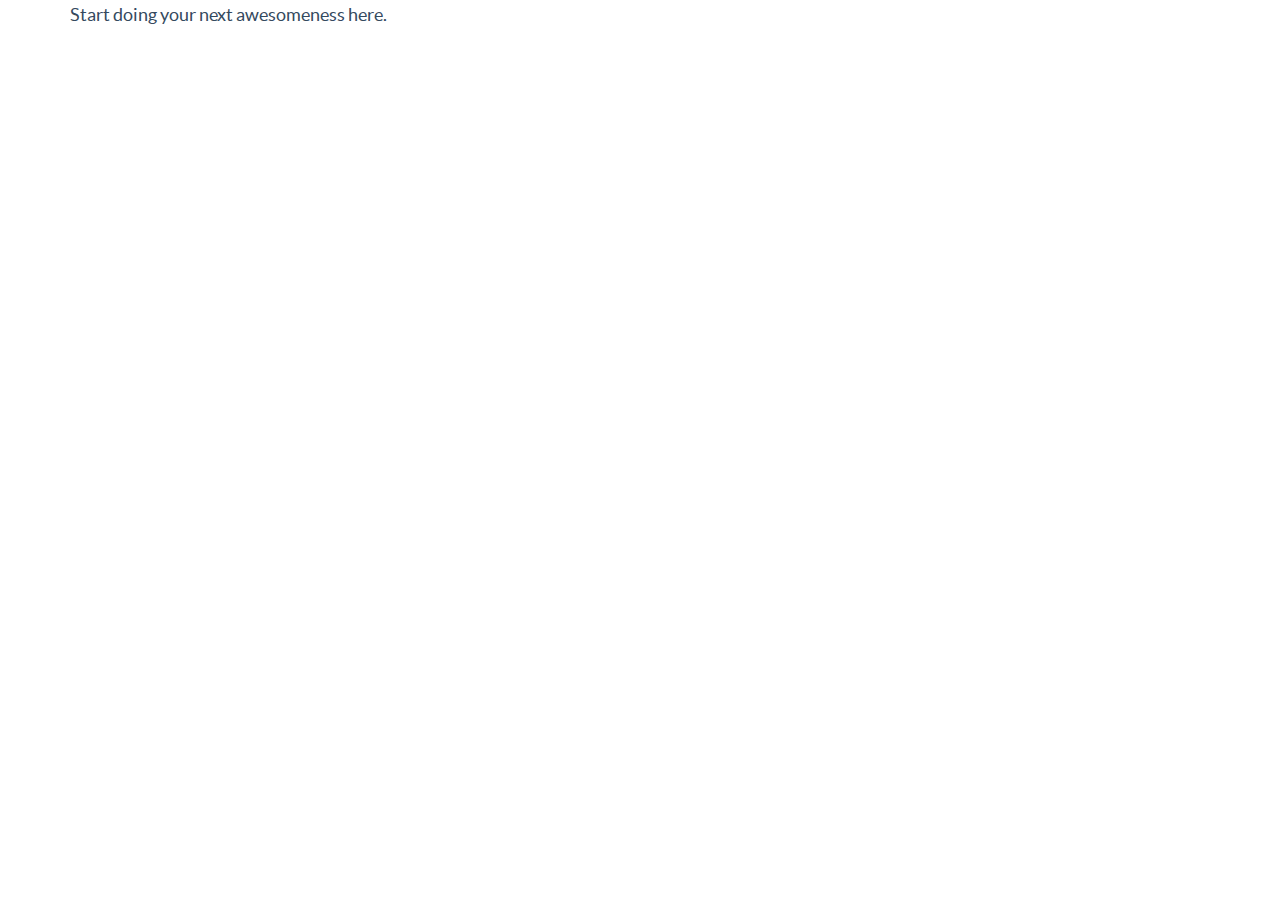
<file: flat-ui/template.html>
<!DOCTYPE html>
<html lang="en">
  <head>
    <meta charset="utf-8">
    <title>Flat UI Free</title>
    <meta name="viewport" content="width=device-width, initial-scale=1.0">

    <!-- Loading Bootstrap -->
    <link href="bootstrap/css/bootstrap.css" rel="stylesheet">

    <!-- Loading Flat UI -->
    <link href="css/flat-ui.css" rel="stylesheet">

    <link rel="shortcut icon" href="images/favicon.ico">

    <!-- HTML5 shim, for IE6-8 support of HTML5 elements. All other JS at the end of file. -->
    <!--[if lt IE 9]>
      <script src="js/html5shiv.js"></script>
      <script src="js/respond.min.js"></script>
    <![endif]-->
  </head>
  <body>
    <div class="container">
        Start doing your next awesomeness here.
    </div>
    <!-- /.container -->


    <!-- Load JS here for greater good =============================-->
    <script src="js/jquery-1.8.3.min.js"></script>
    <script src="js/jquery-ui-1.10.3.custom.min.js"></script>
    <script src="js/jquery.ui.touch-punch.min.js"></script>
    <script src="js/bootstrap.min.js"></script>
    <script src="js/bootstrap-select.js"></script>
    <script src="js/bootstrap-switch.js"></script>
    <script src="js/flatui-checkbox.js"></script>
    <script src="js/flatui-radio.js"></script>
    <script src="js/jquery.tagsinput.js"></script>
    <script src="js/jquery.placeholder.js"></script>
  </body>
</html>
</file>
<file: flat-ui/css/flat-ui.css>
@font-face {
  font-family: 'Lato';
  src: url('../fonts/lato/lato-black-webfont.eot');
  src: url('../fonts/lato/lato-black-webfont.eot?#iefix') format('embedded-opentype'), url('../fonts/lato/lato-black-webfont.woff') format('woff'), url('../fonts/lato/lato-black-webfont.ttf') format('truetype'), url('../fonts/lato/lato-black-webfont.svg#latoblack') format('svg');
  font-weight: 900;
  font-style: normal;
}
@font-face {
  font-family: 'Lato';
  src: url('../fonts/lato/lato-bold-webfont.eot');
  src: url('../fonts/lato/lato-bold-webfont.eot?#iefix') format('embedded-opentype'), url('../fonts/lato/lato-bold-webfont.woff') format('woff'), url('../fonts/lato/lato-bold-webfont.ttf') format('truetype'), url('../fonts/lato/lato-bold-webfont.svg#latobold') format('svg');
  font-weight: bold;
  font-style: normal;
}
@font-face {
  font-family: 'Lato';
  src: url('../fonts/lato/lato-bolditalic-webfont.eot');
  src: url('../fonts/lato/lato-bolditalic-webfont.eot?#iefix') format('embedded-opentype'), url('../fonts/lato/lato-bolditalic-webfont.woff') format('woff'), url('../fonts/lato/lato-bolditalic-webfont.ttf') format('truetype'), url('../fonts/lato/lato-bolditalic-webfont.svg#latobold_italic') format('svg');
  font-weight: bold;
  font-style: italic;
}
@font-face {
  font-family: 'Lato';
  src: url('../fonts/lato/lato-italic-webfont.eot');
  src: url('../fonts/lato/lato-italic-webfont.eot?#iefix') format('embedded-opentype'), url('../fonts/lato/lato-italic-webfont.woff') format('woff'), url('../fonts/lato/lato-italic-webfont.ttf') format('truetype'), url('../fonts/lato/lato-italic-webfont.svg#latoitalic') format('svg');
  font-weight: normal;
  font-style: italic;
}
@font-face {
  font-family: 'Lato';
  src: url('../fonts/lato/lato-light-webfont.eot');
  src: url('../fonts/lato/lato-light-webfont.eot?#iefix') format('embedded-opentype'), url('../fonts/lato/lato-light-webfont.woff') format('woff'), url('../fonts/lato/lato-light-webfont.ttf') format('truetype'), url('../fonts/lato/lato-light-webfont.svg#latolight') format('svg');
  font-weight: 300;
  font-style: normal;
}
@font-face {
  font-family: 'Lato';
  src: url('../fonts/lato/lato-regular-webfont.eot');
  src: url('../fonts/lato/lato-regular-webfont.eot?#iefix') format('embedded-opentype'), url('../fonts/lato/lato-regular-webfont.woff') format('woff'), url('../fonts/lato/lato-regular-webfont.ttf') format('truetype'), url('../fonts/lato/lato-regular-webfont.svg#latoregular') format('svg');
  font-weight: normal;
  font-style: normal;
}
@font-face {
  font-family: 'Flat-UI-Icons';
  src: url('../fonts/Flat-UI-Icons.eot');
  src: url('../fonts/Flat-UI-Icons.eot?#iefix') format('embedded-opentype'), url('../fonts/Flat-UI-Icons.woff') format('woff'), url('../fonts/Flat-UI-Icons.ttf') format('truetype'), url('../fonts/Flat-UI-Icons.svg#Flat-UI-Icons') format('svg');
  font-weight: normal;
  font-style: normal;
}
/* Use the following CSS code if you want to use data attributes for inserting your icons */
[data-icon]:before {
  font-family: 'Flat-UI-Icons';
  content: attr(data-icon);
  speak: none;
  font-weight: normal;
  font-variant: normal;
  text-transform: none;
  -webkit-font-smoothing: antialiased;
}
/* Use the following CSS code if you want to have a class per icon */
/*
Instead of a list of all class selectors,
you can use the generic selector below, but it's slower:
[class*="fui-"] {
*/
.fui-arrow-right,
.fui-arrow-left,
.fui-cmd,
.fui-check-inverted,
.fui-heart,
.fui-location,
.fui-plus,
.fui-check,
.fui-cross,
.fui-list,
.fui-new,
.fui-video,
.fui-photo,
.fui-volume,
.fui-time,
.fui-eye,
.fui-chat,
.fui-search,
.fui-user,
.fui-mail,
.fui-lock,
.fui-gear,
.fui-radio-unchecked,
.fui-radio-checked,
.fui-checkbox-unchecked,
.fui-checkbox-checked,
.fui-calendar-solid,
.fui-pause,
.fui-play,
.fui-check-inverted-2 {
  display: inline-block;
  font-family: 'Flat-UI-Icons';
  speak: none;
  font-style: normal;
  font-weight: normal;
  font-variant: normal;
  text-transform: none;
  -webkit-font-smoothing: antialiased;
}
.fui-arrow-right:before {
  content: "\e02c";
}
.fui-arrow-left:before {
  content: "\e02d";
}
.fui-cmd:before {
  content: "\e02f";
}
.fui-check-inverted:before {
  content: "\e006";
}
.fui-heart:before {
  content: "\e007";
}
.fui-location:before {
  content: "\e008";
}
.fui-plus:before {
  content: "\e009";
}
.fui-check:before {
  content: "\e00a";
}
.fui-cross:before {
  content: "\e00b";
}
.fui-list:before {
  content: "\e00c";
}
.fui-new:before {
  content: "\e00d";
}
.fui-video:before {
  content: "\e00e";
}
.fui-photo:before {
  content: "\e00f";
}
.fui-volume:before {
  content: "\e010";
}
.fui-time:before {
  content: "\e011";
}
.fui-eye:before {
  content: "\e012";
}
.fui-chat:before {
  content: "\e013";
}
.fui-search:before {
  content: "\e01c";
}
.fui-user:before {
  content: "\e01d";
}
.fui-mail:before {
  content: "\e01e";
}
.fui-lock:before {
  content: "\e01f";
}
.fui-gear:before {
  content: "\e024";
}
.fui-radio-unchecked:before {
  content: "\e02b";
}
.fui-radio-checked:before {
  content: "\e032";
}
.fui-checkbox-unchecked:before {
  content: "\e033";
}
.fui-checkbox-checked:before {
  content: "\e034";
}
.fui-calendar-solid:before {
  content: "\e022";
}
.fui-pause:before {
  content: "\e03b";
}
.fui-play:before {
  content: "\e03c";
}
.fui-check-inverted-2:before {
  content: "\e000";
}
.dropdown-arrow-inverse {
  border-bottom-color: #34495e !important;
  border-top-color: #34495e !important;
}
body {
  font-family: "Lato", Helvetica, Arial, sans-serif;
  font-size: 18px;
  line-height: 1.72222;
  color: #34495e;
  background-color: #ffffff;
}
a {
  color: #16a085;
  text-decoration: none;
  -webkit-transition: 0.25s;
  transition: 0.25s;
}
a:hover,
a:focus {
  color: #1abc9c;
  text-decoration: none;
}
a:focus {
  outline: none;
}
.img-rounded {
  border-radius: 6px;
}
.img-comment {
  font-size: 15px;
  line-height: 1.2;
  font-style: italic;
  margin: 24px 0;
}
p {
  font-size: 18px;
  line-height: 1.72222;
  margin: 0 0 15px;
}
.lead {
  margin-bottom: 30px;
  font-size: 28px;
  line-height: 1.46428571;
  font-weight: 300;
}
@media (min-width: 768px) {
  .lead {
    font-size: 30.006px;
  }
}
small,
.small {
  font-size: 83%;
  line-height: 2.067;
}
.text-muted {
  color: #bdc3c7;
}
.text-inverse {
  color: #ffffff;
}
.text-primary {
  color: #1abc9c;
}
.text-primary:hover {
  color: #15967d;
}
.text-warning {
  color: #f1c40f;
}
.text-warning:hover {
  color: #c19d0c;
}
.text-danger {
  color: #e74c3c;
}
.text-danger:hover {
  color: #b93d30;
}
.text-success {
  color: #2ecc71;
}
.text-success:hover {
  color: #25a35a;
}
.text-info {
  color: #3498db;
}
.text-info:hover {
  color: #2a7aaf;
}
h1,
h2,
h3,
h4,
h5,
h6,
.h1,
.h2,
.h3,
.h4,
.h5,
.h6 {
  font-family: "Lato", Helvetica, Arial, sans-serif;
  font-weight: 700;
  line-height: 1.1;
  color: inherit;
}
h1 small,
h2 small,
h3 small,
h4 small,
h5 small,
h6 small,
.h1 small,
.h2 small,
.h3 small,
.h4 small,
.h5 small,
.h6 small {
  color: #e7e9ec;
}
h1,
h2,
h3 {
  margin-top: 30px;
  margin-bottom: 15px;
}
h4,
h5,
h6 {
  margin-top: 15px;
  margin-bottom: 15px;
}
h6 {
  font-weight: normal;
}
h1,
.h1 {
  font-size: 61px;
}
h2,
.h2 {
  font-size: 53px;
}
h3,
.h3 {
  font-size: 40px;
}
h4,
.h4 {
  font-size: 29px;
}
h5,
.h5 {
  font-size: 28px;
}
h6,
.h6 {
  font-size: 24px;
}
.page-header {
  padding-bottom: 14px;
  margin: 60px 0 30px;
  border-bottom: 1px solid #e7e9ec;
}
ul,
ol {
  margin-bottom: 15px;
}
dl {
  margin-bottom: 30px;
}
dt,
dd {
  line-height: 1.72222;
}
@media (min-width: 768px) {
  .dl-horizontal dt {
    width: 160px;
  }
  .dl-horizontal dd {
    margin-left: 180px;
  }
}
abbr[title],
abbr[data-original-title] {
  border-bottom: 1px dotted #bdc3c7;
}
blockquote {
  border-left: 3px solid #e7e9ec;
  padding: 0 0 0 16px;
  margin: 0 0 30px;
}
blockquote p {
  font-size: 20px;
  line-height: 1.55;
  font-weight: normal;
  margin-bottom: .4em;
}
blockquote small {
  font-size: 18px;
  line-height: 1.72222;
  font-style: italic;
  color: inherit;
}
blockquote small:before {
  content: "";
}
blockquote.pull-right {
  padding-right: 16px;
  padding-left: 0;
  border-right: 3px solid #e7e9ec;
  border-left: 0;
}
blockquote.pull-right small:after {
  content: "";
}
address {
  margin-bottom: 30px;
  line-height: 1.72222;
}
code,
kdb,
pre,
samp {
  font-family: Monaco, Menlo, Consolas, "Courier New", monospace;
}
code {
  font-size: 75%;
  color: #c7254e;
  background-color: #f9f2f4;
  border-radius: 4px;
}
pre {
  padding: 8px;
  margin: 0 0 15px;
  font-size: 13px;
  line-height: 1.72222;
  color: inherit;
  background-color: #ffffff;
  border: 2px solid #e7e9ec;
  border-radius: 6px;
  white-space: pre;
}
.pre-scrollable {
  max-height: 340px;
}
.btn {
  border: none;
  font-size: 15px;
  font-weight: normal;
  line-height: 1.4;
  border-radius: 4px;
  padding: 10px 15px;
  -webkit-font-smoothing: subpixel-antialiased;
  -webkit-transition: border .25s linear, color .25s linear, background-color .25s linear;
  transition: border .25s linear, color .25s linear, background-color .25s linear;
}
.btn:hover,
.btn:focus {
  outline: none;
  color: #ffffff;
}
.btn:active,
.btn.active {
  outline: none;
  -webkit-box-shadow: none;
  box-shadow: none;
}
.btn.disabled,
.btn[disabled],
fieldset[disabled] .btn {
  background-color: #bdc3c7;
  color: rgba(255, 255, 255, 0.75);
  opacity: 0.7;
  filter: alpha(opacity=70);
}
.btn > [class^="fui-"] {
  margin: 0 1px;
  position: relative;
  line-height: 1;
  top: 1px;
}
.btn-xs.btn > [class^="fui-"] {
  font-size: 11px;
  top: 0;
}
.btn-hg.btn > [class^="fui-"] {
  top: 2px;
}
.btn-default {
  color: #ffffff;
  background-color: #bdc3c7;
}
.btn-default:hover,
.btn-default:focus,
.btn-default:active,
.btn-default.active,
.open .dropdown-toggle.btn-default {
  color: #ffffff;
  background-color: #cacfd2;
  border-color: #cacfd2;
}
.btn-default:active,
.btn-default.active,
.open .dropdown-toggle.btn-default {
  background: #a1a6a9;
  border-color: #a1a6a9;
}
.btn-default.disabled,
.btn-default[disabled],
fieldset[disabled] .btn-default,
.btn-default.disabled:hover,
.btn-default[disabled]:hover,
fieldset[disabled] .btn-default:hover,
.btn-default.disabled:focus,
.btn-default[disabled]:focus,
fieldset[disabled] .btn-default:focus,
.btn-default.disabled:active,
.btn-default[disabled]:active,
fieldset[disabled] .btn-default:active,
.btn-default.disabled.active,
.btn-default[disabled].active,
fieldset[disabled] .btn-default.active {
  background-color: #bdc3c7;
  border-color: #bdc3c7;
}
.btn-primary {
  color: #ffffff;
  background-color: #1abc9c;
}
.btn-primary:hover,
.btn-primary:focus,
.btn-primary:active,
.btn-primary.active,
.open .dropdown-toggle.btn-primary {
  color: #ffffff;
  background-color: #48c9b0;
  border-color: #48c9b0;
}
.btn-primary:active,
.btn-primary.active,
.open .dropdown-toggle.btn-primary {
  background: #16a085;
  border-color: #16a085;
}
.btn-primary.disabled,
.btn-primary[disabled],
fieldset[disabled] .btn-primary,
.btn-primary.disabled:hover,
.btn-primary[disabled]:hover,
fieldset[disabled] .btn-primary:hover,
.btn-primary.disabled:focus,
.btn-primary[disabled]:focus,
fieldset[disabled] .btn-primary:focus,
.btn-primary.disabled:active,
.btn-primary[disabled]:active,
fieldset[disabled] .btn-primary:active,
.btn-primary.disabled.active,
.btn-primary[disabled].active,
fieldset[disabled] .btn-primary.active {
  background-color: #1abc9c;
  border-color: #1abc9c;
}
.btn-info {
  color: #ffffff;
  background-color: #3498db;
}
.btn-info:hover,
.btn-info:focus,
.btn-info:active,
.btn-info.active,
.open .dropdown-toggle.btn-info {
  color: #ffffff;
  background-color: #5dade2;
  border-color: #5dade2;
}
.btn-info:active,
.btn-info.active,
.open .dropdown-toggle.btn-info {
  background: #2c81ba;
  border-color: #2c81ba;
}
.btn-info.disabled,
.btn-info[disabled],
fieldset[disabled] .btn-info,
.btn-info.disabled:hover,
.btn-info[disabled]:hover,
fieldset[disabled] .btn-info:hover,
.btn-info.disabled:focus,
.btn-info[disabled]:focus,
fieldset[disabled] .btn-info:focus,
.btn-info.disabled:active,
.btn-info[disabled]:active,
fieldset[disabled] .btn-info:active,
.btn-info.disabled.active,
.btn-info[disabled].active,
fieldset[disabled] .btn-info.active {
  background-color: #3498db;
  border-color: #3498db;
}
.btn-danger {
  color: #ffffff;
  background-color: #e74c3c;
}
.btn-danger:hover,
.btn-danger:focus,
.btn-danger:active,
.btn-danger.active,
.open .dropdown-toggle.btn-danger {
  color: #ffffff;
  background-color: #ec7063;
  border-color: #ec7063;
}
.btn-danger:active,
.btn-danger.active,
.open .dropdown-toggle.btn-danger {
  background: #c44133;
  border-color: #c44133;
}
.btn-danger.disabled,
.btn-danger[disabled],
fieldset[disabled] .btn-danger,
.btn-danger.disabled:hover,
.btn-danger[disabled]:hover,
fieldset[disabled] .btn-danger:hover,
.btn-danger.disabled:focus,
.btn-danger[disabled]:focus,
fieldset[disabled] .btn-danger:focus,
.btn-danger.disabled:active,
.btn-danger[disabled]:active,
fieldset[disabled] .btn-danger:active,
.btn-danger.disabled.active,
.btn-danger[disabled].active,
fieldset[disabled] .btn-danger.active {
  background-color: #e74c3c;
  border-color: #e74c3c;
}
.btn-success {
  color: #ffffff;
  background-color: #2ecc71;
}
.btn-success:hover,
.btn-success:focus,
.btn-success:active,
.btn-success.active,
.open .dropdown-toggle.btn-success {
  color: #ffffff;
  background-color: #58d68d;
  border-color: #58d68d;
}
.btn-success:active,
.btn-success.active,
.open .dropdown-toggle.btn-success {
  background: #27ad60;
  border-color: #27ad60;
}
.btn-success.disabled,
.btn-success[disabled],
fieldset[disabled] .btn-success,
.btn-success.disabled:hover,
.btn-success[disabled]:hover,
fieldset[disabled] .btn-success:hover,
.btn-success.disabled:focus,
.btn-success[disabled]:focus,
fieldset[disabled] .btn-success:focus,
.btn-success.disabled:active,
.btn-success[disabled]:active,
fieldset[disabled] .btn-success:active,
.btn-success.disabled.active,
.btn-success[disabled].active,
fieldset[disabled] .btn-success.active {
  background-color: #2ecc71;
  border-color: #2ecc71;
}
.btn-warning {
  color: #ffffff;
  background-color: #f1c40f;
}
.btn-warning:hover,
.btn-warning:focus,
.btn-warning:active,
.btn-warning.active,
.open .dropdown-toggle.btn-warning {
  color: #ffffff;
  background-color: #f5d313;
  border-color: #f5d313;
}
.btn-warning:active,
.btn-warning.active,
.open .dropdown-toggle.btn-warning {
  background: #cda70d;
  border-color: #cda70d;
}
.btn-warning.disabled,
.btn-warning[disabled],
fieldset[disabled] .btn-warning,
.btn-warning.disabled:hover,
.btn-warning[disabled]:hover,
fieldset[disabled] .btn-warning:hover,
.btn-warning.disabled:focus,
.btn-warning[disabled]:focus,
fieldset[disabled] .btn-warning:focus,
.btn-warning.disabled:active,
.btn-warning[disabled]:active,
fieldset[disabled] .btn-warning:active,
.btn-warning.disabled.active,
.btn-warning[disabled].active,
fieldset[disabled] .btn-warning.active {
  background-color: #f1c40f;
  border-color: #f1c40f;
}
.btn-inverse {
  color: #ffffff;
  background-color: #34495e;
}
.btn-inverse:hover,
.btn-inverse:focus,
.btn-inverse:active,
.btn-inverse.active,
.open .dropdown-toggle.btn-inverse {
  color: #ffffff;
  background-color: #415b76;
  border-color: #415b76;
}
.btn-inverse:active,
.btn-inverse.active,
.open .dropdown-toggle.btn-inverse {
  background: #2c3e50;
  border-color: #2c3e50;
}
.btn-inverse.disabled,
.btn-inverse[disabled],
fieldset[disabled] .btn-inverse,
.btn-inverse.disabled:hover,
.btn-inverse[disabled]:hover,
fieldset[disabled] .btn-inverse:hover,
.btn-inverse.disabled:focus,
.btn-inverse[disabled]:focus,
fieldset[disabled] .btn-inverse:focus,
.btn-inverse.disabled:active,
.btn-inverse[disabled]:active,
fieldset[disabled] .btn-inverse:active,
.btn-inverse.disabled.active,
.btn-inverse[disabled].active,
fieldset[disabled] .btn-inverse.active {
  background-color: #34495e;
  border-color: #34495e;
}
.btn-embossed {
  -webkit-box-shadow: inset 0 -2px 0 rgba(0, 0, 0, 0.15);
  box-shadow: inset 0 -2px 0 rgba(0, 0, 0, 0.15);
}
.btn-embossed.active,
.btn-embossed:active {
  -webkit-box-shadow: inset 0 2px 0 rgba(0, 0, 0, 0.15);
  box-shadow: inset 0 2px 0 rgba(0, 0, 0, 0.15);
}
.btn-wide {
  min-width: 140px;
  padding-left: 30px;
  padding-right: 30px;
}
.btn-link {
  color: #16a085;
}
.btn-link:hover,
.btn-link:focus {
  color: #1abc9c;
  text-decoration: underline;
  background-color: transparent;
}
.btn-link[disabled]:hover,
fieldset[disabled] .btn-link:hover,
.btn-link[disabled]:focus,
fieldset[disabled] .btn-link:focus {
  color: #bdc3c7;
  text-decoration: none;
}
.btn-hg {
  padding: 13px 20px;
  font-size: 22px;
  line-height: 1.227;
  border-radius: 6px;
}
.btn-lg {
  padding: 10px 19px;
  font-size: 17px;
  line-height: 1.471;
  border-radius: 6px;
}
.btn-sm {
  padding: 9px 13px;
  font-size: 13px;
  line-height: 1.385;
  border-radius: 4px;
}
.btn-xs {
  padding: 6px 9px;
  font-size: 12px;
  line-height: 1.083;
  border-radius: 3px;
}
.btn-tip {
  font-weight: 300;
  padding-left: 10px;
  font-size: 92%;
}
.btn-block {
  white-space: normal;
}
.btn-default .caret {
  border-top-color: #ffffff;
}
.btn-primary .caret,
.btn-success .caret,
.btn-warning .caret,
.btn-danger .caret,
.btn-info .caret {
  border-top-color: #ffffff;
}
.dropup .btn-default .caret {
  border-bottom-color: #ffffff;
}
.dropup .btn-primary .caret,
.dropup .btn-success .caret,
.dropup .btn-warning .caret,
.dropup .btn-danger .caret,
.dropup .btn-info .caret {
  border-bottom-color: #ffffff;
}
.btn-group-xs > .btn {
  padding: 6px 9px;
  font-size: 12px;
  line-height: 1.083;
  border-radius: 3px;
}
.btn-group-sm > .btn {
  padding: 9px 13px;
  font-size: 13px;
  line-height: 1.385;
  border-radius: 4px;
}
.btn-group-lg > .btn {
  padding: 10px 19px;
  font-size: 17px;
  line-height: 1.471;
  border-radius: 6px;
}
.btn-group-gh > .btn {
  padding: 13px 20px;
  font-size: 22px;
  line-height: 1.227;
  border-radius: 6px;
}
.btn-group > .btn + .btn {
  margin-left: 0;
}
.btn-group > .btn + .dropdown-toggle {
  border-left: 2px solid rgba(52, 73, 94, 0.15);
  padding-left: 12px;
  padding-right: 12px;
}
.btn-group > .btn + .dropdown-toggle .caret {
  margin-left: 3px;
  margin-right: 3px;
}
.btn-group > .btn.btn-gh + .dropdown-toggle .caret {
  margin-left: 7px;
  margin-right: 7px;
}
.btn-group > .btn.btn-sm + .dropdown-toggle .caret {
  margin-left: 0;
  margin-right: 0;
}
.dropdown-toggle .caret {
  margin-left: 8px;
}
.btn-group > .btn,
.btn-group > .dropdown-menu,
.btn-group > .popover {
  font-weight: 400;
}
.btn-group:focus .dropdown-toggle {
  outline: none;
  -webkit-transition: 0.25s;
  transition: 0.25s;
}
.btn-group.open .dropdown-toggle {
  color: rgba(255, 255, 255, 0.75);
  -webkit-box-shadow: none;
  box-shadow: none;
}
.btn-toolbar .btn.active {
  color: #ffffff;
}
.btn-toolbar .btn > [class^="fui-"] {
  font-size: 16px;
  margin: 0 1px;
}
.caret {
  border-width: 8px 6px;
  border-bottom-color: #34495e;
  border-top-color: #34495e;
  border-style: solid;
  border-bottom-style: none;
  -webkit-transition: 0.25s;
  transition: 0.25s;
  -webkit-transform: scale(1.001);
  -ms-transform: scale(1.001);
  transform: scale(1.001);
}
.dropup .caret,
.dropup .btn-lg .caret,
.navbar-fixed-bottom .dropdown .caret {
  border-bottom-width: 8px;
}
.btn-lg .caret {
  border-top-width: 8px;
  border-right-width: 6px;
  border-left-width: 6px;
}
.select {
  display: inline-block;
  margin-bottom: 10px;
}
[class*="span"] > .select[class*="span"] {
  margin-left: 0;
}
.select[class*="span"] .btn {
  width: 100%;
}
.select.select-block {
  display: block;
  float: none;
  margin-left: 0;
  width: auto;
}
.select.select-block:before,
.select.select-block:after {
  content: " ";
  /* 1 */

  display: table;
  /* 2 */

}
.select.select-block:after {
  clear: both;
}
.select.select-block .btn {
  width: 100%;
}
.select.select-block .dropdown-menu {
  width: 100%;
}
.select .btn {
  width: 220px;
}
.select .btn.btn-hg .filter-option {
  left: 20px;
  right: 40px;
  top: 13px;
}
.select .btn.btn-hg .caret {
  right: 20px;
}
.select .btn.btn-lg .filter-option {
  left: 18px;
  right: 38px;
}
.select .btn.btn-sm .filter-option {
  left: 13px;
  right: 33px;
}
.select .btn.btn-sm .caret {
  right: 13px;
}
.select .btn.btn-xs .filter-option {
  left: 13px;
  right: 33px;
  top: 5px;
}
.select .btn.btn-xs .caret {
  right: 13px;
}
.select .btn .filter-option {
  height: 26px;
  left: 13px;
  overflow: hidden;
  position: absolute;
  right: 33px;
  text-align: left;
  top: 10px;
}
.select .btn .caret {
  position: absolute;
  right: 16px;
  top: 50%;
  margin-top: -3px;
}
.select .btn .dropdown-toggle {
  border-radius: 6px;
}
.select .btn .dropdown-menu {
  min-width: 100%;
}
.select .btn .dropdown-menu dt {
  cursor: default;
  display: block;
  padding: 3px 20px;
}
.select .btn .dropdown-menu li:not(.disabled) > a:hover small {
  color: rgba(255, 255, 255, 0.004);
}
.select .btn .dropdown-menu li > a {
  min-height: 20px;
}
.select .btn .dropdown-menu li > a.opt {
  padding-left: 35px;
}
.select .btn .dropdown-menu li small {
  padding-left: .5em;
}
.select .btn .dropdown-menu li > dt small {
  font-weight: normal;
}
.select .btn > .disabled,
.select .btn .dropdown-menu li.disabled > a {
  cursor: default;
}
.select .caret {
  border-bottom-color: #ffffff;
  border-top-color: #ffffff;
}
legend {
  display: block;
  width: 100%;
  padding: 0;
  margin-bottom: 15px;
  font-size: 24px;
  line-height: inherit;
  color: inherit;
  border-bottom: none;
}
textarea {
  font-size: 20px;
  line-height: 24px;
  padding: 5px 11px;
}
input[type="search"] {
  -webkit-appearance: none !important;
}
label {
  font-weight: normal;
  font-size: 15px;
  line-height: 2.4;
}
.form-control:-moz-placeholder {
  color: #b2bcc5;
  opacity: 1;
}
.form-control::-moz-placeholder {
  color: #b2bcc5;
  opacity: 1;
}
.form-control:-ms-input-placeholder {
  color: #b2bcc5;
}
.form-control::-webkit-input-placeholder {
  color: #b2bcc5;
}
.form-control.placeholder {
  color: #b2bcc5;
}
.form-control {
  border: 2px solid #bdc3c7;
  color: #34495e;
  font-family: "Lato", Helvetica, Arial, sans-serif;
  font-size: 15px;
  line-height: 1.467;
  padding: 8px 12px;
  height: 42px;
  -webkit-appearance: none;
  border-radius: 6px;
  -webkit-box-shadow: none;
  box-shadow: none;
  -webkit-transition: border .25s linear, color .25s linear, background-color .25s linear;
  transition: border .25s linear, color .25s linear, background-color .25s linear;
}
.form-group.focus .form-control,
.form-control:focus {
  border-color: #1abc9c;
  outline: 0;
  -webkit-box-shadow: none;
  box-shadow: none;
}
.form-control[disabled],
.form-control[readonly],
fieldset[disabled] .form-control {
  background-color: #f4f6f6;
  border-color: #d5dbdb;
  color: #d5dbdb;
  cursor: default;
  opacity: 0.7;
  filter: alpha(opacity=70);
}
.form-control.flat {
  border-color: transparent;
}
.form-control.flat:hover {
  border-color: #bdc3c7;
}
.form-control.flat:focus {
  border-color: #1abc9c;
}
.input-sm {
  height: 35px;
  padding: 6px 10px;
  font-size: 13px;
  line-height: 1.462;
  border-radius: 6px;
}
select.input-sm {
  height: 35px;
  line-height: 35px;
}
textarea.input-sm {
  height: auto;
}
.input-lg {
  height: 45px;
  padding: 10px 15px;
  font-size: 17px;
  line-height: 1.235;
  border-radius: 6px;
}
select.input-lg {
  height: 45px;
  line-height: 45px;
}
textarea.input-lg {
  height: auto;
}
.input-hg {
  height: 53px;
  padding: 10px 16px;
  font-size: 22px;
  line-height: 1.318;
  border-radius: 6px;
}
select.input-hg {
  height: 53px;
  line-height: 53px;
}
textarea.input-hg {
  height: auto;
}
.has-warning .help-block,
.has-warning .control-label {
  color: #f1c40f;
}
.has-warning .form-control {
  color: #f1c40f;
  border-color: #f1c40f;
  -webkit-box-shadow: none;
  box-shadow: none;
}
.has-warning .form-control:-moz-placeholder {
  color: #f1c40f;
  opacity: 1;
}
.has-warning .form-control::-moz-placeholder {
  color: #f1c40f;
  opacity: 1;
}
.has-warning .form-control:-ms-input-placeholder {
  color: #f1c40f;
}
.has-warning .form-control::-webkit-input-placeholder {
  color: #f1c40f;
}
.has-warning .form-control.placeholder {
  color: #f1c40f;
}
.has-warning .form-control:focus {
  border-color: #f1c40f;
  -webkit-box-shadow: none;
  box-shadow: none;
}
.has-warning .input-group-addon {
  color: #f1c40f;
  border-color: #f1c40f;
  background-color: #ffffff;
}
.has-error .help-block,
.has-error .control-label {
  color: #e74c3c;
}
.has-error .form-control {
  color: #e74c3c;
  border-color: #e74c3c;
  -webkit-box-shadow: none;
  box-shadow: none;
}
.has-error .form-control:-moz-placeholder {
  color: #e74c3c;
  opacity: 1;
}
.has-error .form-control::-moz-placeholder {
  color: #e74c3c;
  opacity: 1;
}
.has-error .form-control:-ms-input-placeholder {
  color: #e74c3c;
}
.has-error .form-control::-webkit-input-placeholder {
  color: #e74c3c;
}
.has-error .form-control.placeholder {
  color: #e74c3c;
}
.has-error .form-control:focus {
  border-color: #e74c3c;
  -webkit-box-shadow: none;
  box-shadow: none;
}
.has-error .input-group-addon {
  color: #e74c3c;
  border-color: #e74c3c;
  background-color: #ffffff;
}
.has-success .help-block,
.has-success .control-label {
  color: #2ecc71;
}
.has-success .form-control {
  color: #2ecc71;
  border-color: #2ecc71;
  -webkit-box-shadow: none;
  box-shadow: none;
}
.has-success .form-control:-moz-placeholder {
  color: #2ecc71;
  opacity: 1;
}
.has-success .form-control::-moz-placeholder {
  color: #2ecc71;
  opacity: 1;
}
.has-success .form-control:-ms-input-placeholder {
  color: #2ecc71;
}
.has-success .form-control::-webkit-input-placeholder {
  color: #2ecc71;
}
.has-success .form-control.placeholder {
  color: #2ecc71;
}
.has-success .form-control:focus {
  border-color: #2ecc71;
  -webkit-box-shadow: none;
  box-shadow: none;
}
.has-success .input-group-addon {
  color: #2ecc71;
  border-color: #2ecc71;
  background-color: #ffffff;
}
.help-block {
  font-size: 15px;
  margin-bottom: 5px;
  color: inherit;
}
.form-group {
  position: relative;
  margin-bottom: 20px;
}
.form-horizontal .control-label,
.form-horizontal .radio,
.form-horizontal .checkbox,
.form-horizontal .radio-inline,
.form-horizontal .checkbox-inline {
  margin-top: 0;
  margin-bottom: 0;
  padding-top: 6px;
}
.form-horizontal .form-group {
  margin-left: -15px;
  margin-right: -15px;
}
.form-horizontal .form-group:before,
.form-horizontal .form-group:after {
  content: " ";
  /* 1 */

  display: table;
  /* 2 */

}
.form-horizontal .form-group:after {
  clear: both;
}
.form-horizontal .form-control-static {
  padding-top: 6px;
}
.form-group {
  position: relative;
}
.form-control + .input-icon {
  position: absolute;
  top: 2px;
  right: 2px;
  line-height: 37px;
  vertical-align: middle;
  font-size: 20px;
  color: #b2bcc5;
  background-color: #ffffff;
  padding: 0 12px 0 0;
  border-radius: 6px;
}
.input-hg + .input-icon {
  line-height: 49px;
  padding: 0 16px 0 0;
}
.input-lg + .input-icon {
  line-height: 41px;
  padding: 0 15px 0 0;
}
.input-sm + .input-icon {
  font-size: 18px;
  line-height: 30px;
  padding: 0 10px 0 0;
}
.has-success .input-icon {
  color: #2ecc71;
}
.has-warning .input-icon {
  color: #f1c40f;
}
.has-error .input-icon {
  color: #e74c3c;
}
.form-control[disabled] + .input-icon,
.form-control[readonly] + .input-icon,
fieldset[disabled] .form-control + .input-icon,
.form-control.disabled + .input-icon {
  color: #d5dbdb;
  background-color: transparent;
  opacity: 0.7;
  filter: alpha(opacity=70);
}
.input-group-hg > .form-control,
.input-group-hg > .input-group-addon,
.input-group-hg > .input-group-btn > .btn {
  height: 53px;
  padding: 10px 16px;
  font-size: 22px;
  line-height: 1.318;
  border-radius: 6px;
}
select.input-group-hg > .form-control,
select.input-group-hg > .input-group-addon,
select.input-group-hg > .input-group-btn > .btn {
  height: 53px;
  line-height: 53px;
}
textarea.input-group-hg > .form-control,
textarea.input-group-hg > .input-group-addon,
textarea.input-group-hg > .input-group-btn > .btn {
  height: auto;
}
.input-group-lg > .form-control,
.input-group-lg > .input-group-addon,
.input-group-lg > .input-group-btn > .btn {
  height: 45px;
  padding: 10px 15px;
  font-size: 17px;
  line-height: 1.235;
  border-radius: 6px;
}
select.input-group-lg > .form-control,
select.input-group-lg > .input-group-addon,
select.input-group-lg > .input-group-btn > .btn {
  height: 45px;
  line-height: 45px;
}
textarea.input-group-lg > .form-control,
textarea.input-group-lg > .input-group-addon,
textarea.input-group-lg > .input-group-btn > .btn {
  height: auto;
}
.input-group-sm > .form-control,
.input-group-sm > .input-group-addon,
.input-group-sm > .input-group-btn > .btn {
  height: 35px;
  padding: 6px 10px;
  font-size: 13px;
  line-height: 1.462;
  border-radius: 6px;
}
select.input-group-sm > .form-control,
select.input-group-sm > .input-group-addon,
select.input-group-sm > .input-group-btn > .btn {
  height: 35px;
  line-height: 35px;
}
textarea.input-group-sm > .form-control,
textarea.input-group-sm > .input-group-addon,
textarea.input-group-sm > .input-group-btn > .btn {
  height: auto;
}
.input-group-addon {
  padding: 10px 12px;
  font-size: 15px;
  color: #ffffff;
  text-align: center;
  background-color: #bdc3c7;
  border: 1px solid #bdc3c7;
  border-radius: 6px;
  -webkit-transition: border .25s linear, color .25s linear, background-color .25s linear;
  transition: border .25s linear, color .25s linear, background-color .25s linear;
}
.input-group-hg .input-group-addon,
.input-group-lg .input-group-addon,
.input-group-sm .input-group-addon {
  line-height: 1;
}
.input-group .form-control:first-child,
.input-group-addon:first-child,
.input-group-btn:first-child > .btn,
.input-group-btn:first-child > .dropdown-toggle,
.input-group-btn:last-child > .btn:not(:last-child):not(.dropdown-toggle) {
  border-bottom-right-radius: 0;
  border-top-right-radius: 0;
}
.input-group .form-control:last-child,
.input-group-addon:last-child,
.input-group-btn:last-child > .btn,
.input-group-btn:last-child > .dropdown-toggle,
.input-group-btn:first-child > .btn:not(:first-child) {
  border-bottom-left-radius: 0;
  border-top-left-radius: 0;
}
.form-group.focus .input-group-addon,
.input-group.focus .input-group-addon {
  background-color: #1abc9c;
  border-color: #1abc9c;
}
.form-group.focus .input-group-btn > .btn-default + .btn-default,
.input-group.focus .input-group-btn > .btn-default + .btn-default {
  border-left-color: #16a085;
}
.form-group.focus .input-group-btn .btn,
.input-group.focus .input-group-btn .btn {
  border-color: #1abc9c;
  background-color: #ffffff;
  color: #1abc9c;
}
.form-group.focus .input-group-btn .btn-default,
.input-group.focus .input-group-btn .btn-default {
  color: #ffffff;
  background-color: #1abc9c;
}
.form-group.focus .input-group-btn .btn-default:hover,
.input-group.focus .input-group-btn .btn-default:hover,
.form-group.focus .input-group-btn .btn-default:focus,
.input-group.focus .input-group-btn .btn-default:focus,
.form-group.focus .input-group-btn .btn-default:active,
.input-group.focus .input-group-btn .btn-default:active,
.form-group.focus .input-group-btn .btn-default.active,
.input-group.focus .input-group-btn .btn-default.active,
.open .dropdown-toggle.form-group.focus .input-group-btn .btn-default,
.open .dropdown-toggle.input-group.focus .input-group-btn .btn-default {
  color: #ffffff;
  background-color: #48c9b0;
  border-color: #48c9b0;
}
.form-group.focus .input-group-btn .btn-default:active,
.input-group.focus .input-group-btn .btn-default:active,
.form-group.focus .input-group-btn .btn-default.active,
.input-group.focus .input-group-btn .btn-default.active,
.open .dropdown-toggle.form-group.focus .input-group-btn .btn-default,
.open .dropdown-toggle.input-group.focus .input-group-btn .btn-default {
  background: #16a085;
  border-color: #16a085;
}
.form-group.focus .input-group-btn .btn-default.disabled,
.input-group.focus .input-group-btn .btn-default.disabled,
.form-group.focus .input-group-btn .btn-default[disabled],
.input-group.focus .input-group-btn .btn-default[disabled],
fieldset[disabled] .form-group.focus .input-group-btn .btn-default,
fieldset[disabled] .input-group.focus .input-group-btn .btn-default,
.form-group.focus .input-group-btn .btn-default.disabled:hover,
.input-group.focus .input-group-btn .btn-default.disabled:hover,
.form-group.focus .input-group-btn .btn-default[disabled]:hover,
.input-group.focus .input-group-btn .btn-default[disabled]:hover,
fieldset[disabled] .form-group.focus .input-group-btn .btn-default:hover,
fieldset[disabled] .input-group.focus .input-group-btn .btn-default:hover,
.form-group.focus .input-group-btn .btn-default.disabled:focus,
.input-group.focus .input-group-btn .btn-default.disabled:focus,
.form-group.focus .input-group-btn .btn-default[disabled]:focus,
.input-group.focus .input-group-btn .btn-default[disabled]:focus,
fieldset[disabled] .form-group.focus .input-group-btn .btn-default:focus,
fieldset[disabled] .input-group.focus .input-group-btn .btn-default:focus,
.form-group.focus .input-group-btn .btn-default.disabled:active,
.input-group.focus .input-group-btn .btn-default.disabled:active,
.form-group.focus .input-group-btn .btn-default[disabled]:active,
.input-group.focus .input-group-btn .btn-default[disabled]:active,
fieldset[disabled] .form-group.focus .input-group-btn .btn-default:active,
fieldset[disabled] .input-group.focus .input-group-btn .btn-default:active,
.form-group.focus .input-group-btn .btn-default.disabled.active,
.input-group.focus .input-group-btn .btn-default.disabled.active,
.form-group.focus .input-group-btn .btn-default[disabled].active,
.input-group.focus .input-group-btn .btn-default[disabled].active,
fieldset[disabled] .form-group.focus .input-group-btn .btn-default.active,
fieldset[disabled] .input-group.focus .input-group-btn .btn-default.active {
  background-color: #1abc9c;
  border-color: #1abc9c;
}
.input-group-btn .btn {
  background-color: #ffffff;
  border: 2px solid #bdc3c7;
  color: #bdc3c7;
  line-height: 18px;
}
.input-group-btn .btn-default {
  color: #ffffff;
  background-color: #bdc3c7;
}
.input-group-btn .btn-default:hover,
.input-group-btn .btn-default:focus,
.input-group-btn .btn-default:active,
.input-group-btn .btn-default.active,
.open .dropdown-toggle.input-group-btn .btn-default {
  color: #ffffff;
  background-color: #cacfd2;
  border-color: #cacfd2;
}
.input-group-btn .btn-default:active,
.input-group-btn .btn-default.active,
.open .dropdown-toggle.input-group-btn .btn-default {
  background: #a1a6a9;
  border-color: #a1a6a9;
}
.input-group-btn .btn-default.disabled,
.input-group-btn .btn-default[disabled],
fieldset[disabled] .input-group-btn .btn-default,
.input-group-btn .btn-default.disabled:hover,
.input-group-btn .btn-default[disabled]:hover,
fieldset[disabled] .input-group-btn .btn-default:hover,
.input-group-btn .btn-default.disabled:focus,
.input-group-btn .btn-default[disabled]:focus,
fieldset[disabled] .input-group-btn .btn-default:focus,
.input-group-btn .btn-default.disabled:active,
.input-group-btn .btn-default[disabled]:active,
fieldset[disabled] .input-group-btn .btn-default:active,
.input-group-btn .btn-default.disabled.active,
.input-group-btn .btn-default[disabled].active,
fieldset[disabled] .input-group-btn .btn-default.active {
  background-color: #bdc3c7;
  border-color: #bdc3c7;
}
.input-group-hg .input-group-btn .btn {
  line-height: 31px;
}
.input-group-lg .input-group-btn .btn {
  line-height: 21px;
}
.input-group-sm .input-group-btn .btn {
  line-height: 19px;
}
.input-group-btn:first-child > .btn {
  margin-right: -2px;
  border-right-width: 0;
}
.input-group-btn:last-child > .btn {
  margin-left: -4px;
  border-left-width: 0;
}
.input-group-btn > .btn-default + .btn-default {
  border-left: 2px solid #bdc3c7;
  margin-left: -4px;
}
.input-group-btn > .btn-default:first-child + btn-default {
  margin-left: -1px;
}
.input-group-btn > .btn:first-child + .btn .caret {
  margin-left: 0;
}
.input-group-rounded .input-group-btn + .form-control,
.input-group-rounded .input-group-btn:last-child .btn {
  border-bottom-right-radius: 20px;
  border-top-right-radius: 20px;
}
.input-group-hg.input-group-rounded .input-group-btn + .form-control,
.input-group-hg.input-group-rounded .input-group-btn:last-child .btn {
  border-bottom-right-radius: 27px;
  border-top-right-radius: 27px;
}
.input-group-lg.input-group-rounded .input-group-btn + .form-control,
.input-group-lg.input-group-rounded .input-group-btn:last-child .btn {
  border-bottom-right-radius: 25px;
  border-top-right-radius: 25px;
}
.input-group-rounded .form-control:first-child,
.input-group-rounded .input-group-btn:first-child .btn {
  border-bottom-left-radius: 20px;
  border-top-left-radius: 20px;
}
.input-group-hg.input-group-rounded .form-control:first-child,
.input-group-hg.input-group-rounded .input-group-btn:first-child .btn {
  border-bottom-left-radius: 27px;
  border-top-left-radius: 27px;
}
.input-group-lg.input-group-rounded .form-control:first-child,
.input-group-lg.input-group-rounded .input-group-btn:first-child .btn {
  border-bottom-left-radius: 25px;
  border-top-left-radius: 25px;
}
.input-group-rounded .input-group-btn + .form-control {
  padding-left: 0;
}
.checkbox,
.radio {
  margin-bottom: 12px;
  padding-left: 32px;
  position: relative;
  -webkit-transition: color 0.25s linear;
  transition: color 0.25s linear;
  font-size: 14px;
  line-height: 1.5;
}
.checkbox input,
.radio input {
  outline: none !important;
  display: none;
}
.checkbox .icons,
.radio .icons {
  color: #bdc3c7;
  display: block;
  height: 20px;
  left: 0;
  position: absolute;
  top: 0;
  width: 20px;
  text-align: center;
  line-height: 21px;
  font-size: 20px;
  cursor: pointer;
  -webkit-transition: color 0.25s linear;
  transition: color 0.25s linear;
}
.checkbox .icons .first-icon,
.radio .icons .first-icon,
.checkbox .icons .second-icon,
.radio .icons .second-icon {
  display: inline-table;
  position: absolute;
  left: 0;
  top: 0;
  background-color: transparent;
  margin: 0;
  opacity: 1;
  filter: alpha(opacity=100);
}
.checkbox .icons .second-icon,
.radio .icons .second-icon {
  opacity: 0;
  filter: alpha(opacity=0);
}
.checkbox:hover,
.radio:hover {
  -webkit-transition: color 0.25s linear;
  transition: color 0.25s linear;
}
.checkbox:hover .first-icon,
.radio:hover .first-icon {
  opacity: 0;
  filter: alpha(opacity=0);
}
.checkbox:hover .second-icon,
.radio:hover .second-icon {
  opacity: 1;
  filter: alpha(opacity=100);
}
.checkbox.checked,
.radio.checked {
  color: #1abc9c;
}
.checkbox.checked .first-icon,
.radio.checked .first-icon {
  opacity: 0;
  filter: alpha(opacity=0);
}
.checkbox.checked .second-icon,
.radio.checked .second-icon {
  opacity: 1;
  filter: alpha(opacity=100);
  color: #1abc9c;
  -webkit-transition: color 0.25s linear;
  transition: color 0.25s linear;
}
.checkbox.disabled,
.radio.disabled {
  cursor: default;
  color: #e6e8ea;
}
.checkbox.disabled .icons,
.radio.disabled .icons {
  color: #e6e8ea;
}
.checkbox.disabled .first-icon,
.radio.disabled .first-icon {
  opacity: 1;
  filter: alpha(opacity=100);
}
.checkbox.disabled .second-icon,
.radio.disabled .second-icon {
  opacity: 0;
  filter: alpha(opacity=0);
}
.checkbox.disabled.checked .icons,
.radio.disabled.checked .icons {
  color: #e6e8ea;
}
.checkbox.disabled.checked .first-icon,
.radio.disabled.checked .first-icon {
  opacity: 0;
  filter: alpha(opacity=0);
}
.checkbox.disabled.checked .second-icon,
.radio.disabled.checked .second-icon {
  opacity: 1;
  filter: alpha(opacity=100);
  color: #e6e8ea;
}
.checkbox.primary .icons,
.radio.primary .icons {
  color: #34495e;
}
.checkbox.primary.checked,
.radio.primary.checked {
  color: #1abc9c;
}
.checkbox.primary.checked .icons,
.radio.primary.checked .icons {
  color: #1abc9c;
}
.checkbox.primary.disabled,
.radio.primary.disabled {
  cursor: default;
  color: #bdc3c7;
}
.checkbox.primary.disabled .icons,
.radio.primary.disabled .icons {
  color: #bdc3c7;
}
.checkbox.primary.disabled.checked .icons,
.radio.primary.disabled.checked .icons {
  color: #bdc3c7;
}
.radio + .radio,
.checkbox + .checkbox {
  margin-top: 10px;
}
.navbar {
  font-size: 16px;
  min-height: 53px;
  margin-bottom: 30px;
  border: none;
  border-radius: 6px;
}
.navbar-collapse {
  box-shadow: none;
  padding-right: 21px;
  padding-left: 21px;
}
@media (min-width: 768px) {
  .navbar-collapse .navbar-nav.navbar-left:first-child {
    margin-left: -21px;
  }
  .navbar-collapse .navbar-nav.navbar-left:first-child > li:first-child a {
    border-bottom-left-radius: 6px;
    border-top-left-radius: 6px;
  }
  .navbar-collapse .navbar-nav.navbar-right:last-child {
    margin-right: -21px;
  }
  .navbar > .container .navbar-collapse .navbar-nav.navbar-right:last-child {
    margin-right: -36px;
  }
  .navbar-collapse .navbar-nav.navbar-right:last-child > .dropdown:last-child > a {
    border-radius: 0 6px 6px 0;
  }
  .navbar-collapse .navbar-form.navbar-right:last-child {
    margin-right: -17px;
  }
  .navbar-fixed-top .navbar-collapse .navbar-form.navbar-right:last-child,
  .navbar-fixed-bottom .navbar-collapse .navbar-form.navbar-right:last-child {
    margin-right: 0;
  }
}
@media (max-width: 768px) {
  .navbar-collapse .navbar-nav.navbar-right:last-child {
    margin-bottom: 3px;
  }
}
.navbar-static-top {
  z-index: 1000;
  border-width: 0;
  border-radius: 0;
}
.navbar-fixed-top,
.navbar-fixed-bottom {
  z-index: 1030;
  border-radius: 0;
}
.navbar-fixed-top {
  border-width: 0;
}
.navbar-fixed-bottom {
  margin-bottom: 0;
  border-width: 0;
}
.navbar-brand {
  font-size: 24px;
  line-height: 1.042;
  font-weight: 700;
  padding: 14px 21px;
}
.navbar-brand > [class*="fui-"] {
  font-size: 19px;
  line-height: 1.263;
  vertical-align: top;
}
@media (min-width: 768px) {
  .navbar > .container .navbar-brand {
    margin-left: -21px;
  }
}
.navbar-toggle {
  border: none;
  color: #34495e;
  margin: 0 0 0 21px;
  padding: 0 21px;
  height: 53px;
  line-height: 53px;
}
.navbar-toggle:before {
  color: #16a085;
  content: "\e00c";
  font-family: "Flat-UI-Icons";
  font-size: 22px;
  font-style: normal;
  font-weight: normal;
  -webkit-font-smoothing: antialiased;
  -webkit-transition: color 0.25s linear;
  transition: color 0.25s linear;
}
.navbar-toggle:hover,
.navbar-toggle:focus {
  outline: none;
}
.navbar-toggle:hover:before,
.navbar-toggle:focus:before {
  color: #1abc9c;
}
.navbar-toggle .icon-bar {
  display: none;
}
@media (min-width: 768px) {
  .navbar-toggle {
    display: none;
  }
}
.navbar-nav {
  margin: 0;
}
.navbar-nav > li > a {
  font-size: 16px;
  padding: 15px 21px;
  line-height: 23px;
  font-weight: 700;
}
.navbar-nav .dropdown-toggle .caret {
  border-top-color: #16a085;
  border-bottom-color: #16a085;
  border-width: 8px 6px 0;
  margin-left: 12px;
}
.navbar-nav > li > a:hover,
.navbar-nav > li > a:focus,
.navbar-nav .open > a:focus,
.navbar-nav .open > a:hover {
  background-color: transparent;
}
.navbar-nav > li > a:hover .caret,
.navbar-nav > li > a:focus .caret,
.navbar-nav .open > a:focus .caret,
.navbar-nav .open > a:hover .caret {
  border-top-color: #1abc9c;
  border-bottom-color: #1abc9c;
}
.navbar-nav [class^="fui-"] {
  line-height: 20px;
  position: relative;
  top: 1px;
}
.navbar-nav .visible-sm > [class^="fui-"],
.navbar-nav .visible-xs > [class^="fui-"] {
  margin-left: 12px;
}
@media (max-width: 768px) {
  .navbar-nav {
    margin: 0 -21px;
  }
  .navbar-nav .open .dropdown-menu > li > a,
  .navbar-nav .open .dropdown-menu .dropdown-header {
    padding: 7px 15px 7px 31px !important;
  }
  .navbar-nav .open .dropdown-menu > li > a {
    line-height: 23px;
  }
  .navbar-nav > li > a {
    padding-top: 7px;
    padding-bottom: 7px;
  }
}
.navbar-input {
  height: 35px;
  padding: 5px 10px;
  font-size: 13px;
  line-height: 1.4;
  border-radius: 6px;
}
select.navbar-input {
  height: 35px;
  line-height: 35px;
}
textarea.navbar-input {
  height: auto;
}
.navbar-form {
  -webkit-box-shadow: none;
  box-shadow: none;
  margin-top: 0;
  margin-bottom: 0;
  padding-right: 19px;
  padding-left: 19px;
  padding-top: 9px;
  padding-bottom: 9px;
}
@media (max-width: 767px) {
  .navbar-form {
    margin: 3px -21px;
    width: auto;
  }
}
.navbar-nav + .navbar-form.navbar-left,
.navbar-form.navbar-right:last-child {
  width: 260px;
}
.navbar-form .form-control,
.navbar-form .input-group-addon,
.navbar-form .btn {
  height: 35px;
  padding: 5px 10px;
  font-size: 13px;
  line-height: 1.4;
  border-radius: 6px;
}
select.navbar-form .form-control,
select.navbar-form .input-group-addon,
select.navbar-form .btn {
  height: 35px;
  line-height: 35px;
}
textarea.navbar-form .form-control,
textarea.navbar-form .input-group-addon,
textarea.navbar-form .btn {
  height: auto;
}
.navbar-form .input-group .form-control:first-child,
.navbar-form .input-group-addon:first-child,
.navbar-form .input-group-btn:first-child > .btn,
.navbar-form .input-group-btn:first-child > .dropdown-toggle,
.navbar-form .input-group-btn:last-child > .btn:not(:last-child):not(.dropdown-toggle) {
  border-bottom-right-radius: 0;
  border-top-right-radius: 0;
}
.navbar-form .input-group .form-control:last-child,
.navbar-form .input-group-addon:last-child,
.navbar-form .input-group-btn:last-child > .btn,
.navbar-form .input-group-btn:last-child > .dropdown-toggle,
.navbar-form .input-group-btn:first-child > .btn:not(:first-child) {
  border-bottom-left-radius: 0;
  border-top-left-radius: 0;
}
.navbar-form .form-control {
  font-size: 15px;
  border-radius: 5px;
  display: table-cell;
}
.navbar-form .form-group + .btn {
  font-size: 15px;
  border-radius: 5px;
  margin-left: 4px;
}
@media (max-width: 767px) {
  .navbar-form .form-group {
    margin-bottom: 0;
  }
  .navbar-form .form-group + .btn {
    margin-top: 9px;
    margin-left: 0;
  }
}
.navbar-nav > li > .dropdown-menu {
  min-width: 100%;
  border-radius: 4px;
}
@media (max-width: 768px) {
  .navbar-nav > li > .dropdown-menu {
    -webkit-transition: all 0s;
    transition: all 0s;
    display: none;
  }
}
@media (max-width: 768px) {
  .navbar-nav > li.open > .dropdown-menu {
    margin-top: 0 !important;
    display: block;
  }
}
.navbar-fixed-bottom .navbar-nav > li > .dropdown-menu {
  border-bottom-right-radius: 4px;
  border-bottom-left-radius: 4px;
}
.navbar-nav > .open > .dropdown-toggle,
.navbar-nav > .open > .dropdown-toggle:focus,
.navbar-nav > .open > .dropdown-toggle:hover {
  background-color: transparent;
}
.navbar-text {
  font-size: 16px;
  line-height: 1.438;
  color: #34495e;
  margin-top: 0;
  margin-bottom: 0;
  padding-top: 15px;
  padding-bottom: 15px;
}
@media (min-width: 768px) {
  .navbar-text {
    float: left;
    margin-left: 21px;
    margin-right: 21px;
  }
  .navbar-text.navbar-right:last-child {
    margin-right: 0;
  }
}
.navbar-btn {
  margin-top: 6px;
  margin-bottom: 6px;
}
.navbar-btn.btn-sm {
  margin-top: 9px;
  margin-bottom: 8px;
}
.navbar-btn.btn-xs {
  margin-top: 14px;
  margin-bottom: 14px;
}
.navbar-unread,
.navbar-new {
  font-family: "Lato", Helvetica, Arial, sans-serif;
  background-color: #1abc9c;
  border-radius: 50%;
  color: #ffffff;
  font-size: 0;
  font-weight: 700;
  height: 6px;
  line-height: 1;
  position: absolute;
  right: 12px;
  text-align: center;
  top: 15px;
  width: 6px;
  z-index: 10;
}
@media (max-width: 768px) {
  .navbar-unread,
  .navbar-new {
    position: static;
    float: right;
    margin: 0 0 0 10px;
  }
}
.active .navbar-unread,
.active .navbar-new {
  background-color: #ffffff;
  display: none;
}
.navbar-new {
  background-color: #e74c3c;
  font-size: 12px;
  height: 18px;
  line-height: 17px;
  margin: -6px -10px;
  min-width: 18px;
  padding: 0 1px;
  width: auto;
  -webkit-font-smoothing: subpixel-antialiased;
}
.navbar-default {
  background-color: #ecf0f1;
}
.navbar-default .navbar-brand {
  color: #34495e;
}
.navbar-default .navbar-brand:hover,
.navbar-default .navbar-brand:focus {
  color: #1abc9c;
  background-color: transparent;
}
.navbar-default .navbar-toggle:before {
  color: #34495e;
}
.navbar-default .navbar-toggle:hover,
.navbar-default .navbar-toggle:focus {
  background-color: transparent;
}
.navbar-default .navbar-toggle:hover:before,
.navbar-default .navbar-toggle:focus:before {
  color: #1abc9c;
}
.navbar-default .navbar-collapse,
.navbar-default .navbar-form {
  border-color: #e5e9ea;
  border-width: 2px;
}
.navbar-default .navbar-nav > li > a {
  color: #34495e;
}
.navbar-default .navbar-nav > li > a:hover,
.navbar-default .navbar-nav > li > a:focus {
  color: #1abc9c;
  background-color: transparent;
}
.navbar-default .navbar-nav > .active > a,
.navbar-default .navbar-nav > .active > a:hover,
.navbar-default .navbar-nav > .active > a:focus {
  color: #1abc9c;
  background-color: transparent;
}
.navbar-default .navbar-nav > .disabled > a,
.navbar-default .navbar-nav > .disabled > a:hover,
.navbar-default .navbar-nav > .disabled > a:focus {
  color: #cccccc;
  background-color: transparent;
}
.navbar-default .navbar-nav > .dropdown > a .caret {
  border-top-color: #34495e;
  border-bottom-color: #34495e;
}
.navbar-default .navbar-nav > .active > a .caret {
  border-top-color: #1abc9c;
  border-bottom-color: #1abc9c;
}
.navbar-default .navbar-nav > .dropdown > a:hover .caret,
.navbar-default .navbar-nav > .dropdown > a:focus .caret {
  border-top-color: #1abc9c;
  border-bottom-color: #1abc9c;
}
.navbar-default .navbar-nav > .open > a,
.navbar-default .navbar-nav > .open > a:hover,
.navbar-default .navbar-nav > .open > a:focus {
  background-color: transparent;
  color: #1abc9c;
}
.navbar-default .navbar-nav > .open > a .caret,
.navbar-default .navbar-nav > .open > a:hover .caret,
.navbar-default .navbar-nav > .open > a:focus .caret {
  border-top-color: #1abc9c;
  border-bottom-color: #1abc9c;
}
@media (max-width: 767px) {
  .navbar-default .navbar-nav .open .dropdown-menu > li > a {
    color: #34495e;
  }
  .navbar-default .navbar-nav .open .dropdown-menu > li > a:hover,
  .navbar-default .navbar-nav .open .dropdown-menu > li > a:focus {
    color: #1abc9c;
    background-color: transparent;
  }
  .navbar-default .navbar-nav .open .dropdown-menu > .active > a,
  .navbar-default .navbar-nav .open .dropdown-menu > .active > a:hover,
  .navbar-default .navbar-nav .open .dropdown-menu > .active > a:focus {
    color: #1abc9c;
    background-color: transparent;
  }
  .navbar-default .navbar-nav .open .dropdown-menu > .disabled > a,
  .navbar-default .navbar-nav .open .dropdown-menu > .disabled > a:hover,
  .navbar-default .navbar-nav .open .dropdown-menu > .disabled > a:focus {
    color: #cccccc;
    background-color: transparent;
  }
}
.navbar-default .navbar-form .form-control {
  border-color: transparent;
}
.navbar-default .navbar-form .form-control:-moz-placeholder {
  color: #aeb6bf;
  opacity: 1;
}
.navbar-default .navbar-form .form-control::-moz-placeholder {
  color: #aeb6bf;
  opacity: 1;
}
.navbar-default .navbar-form .form-control:-ms-input-placeholder {
  color: #aeb6bf;
}
.navbar-default .navbar-form .form-control::-webkit-input-placeholder {
  color: #aeb6bf;
}
.navbar-default .navbar-form .form-control.placeholder {
  color: #aeb6bf;
}
.navbar-default .navbar-form .form-control:focus {
  border-color: #1abc9c;
  color: #1abc9c;
}
.navbar-default .navbar-form .input-group-btn .btn {
  border-color: transparent;
  color: #919ba4;
}
.navbar-default .navbar-form .input-group.focus .form-control,
.navbar-default .navbar-form .input-group.focus .input-group-btn .btn {
  border-color: #1abc9c;
  color: #1abc9c;
}
.navbar-default .navbar-text {
  color: #34495e;
}
.navbar-default .navbar-text a {
  color: #34495e;
}
.navbar-default .navbar-text a:hover,
.navbar-default .navbar-text a:focus {
  color: #1abc9c;
}
.navbar-inverse {
  background-color: #34495e;
}
.navbar-inverse .navbar-brand {
  color: #ffffff;
}
.navbar-inverse .navbar-brand:hover,
.navbar-inverse .navbar-brand:focus {
  color: #1abc9c;
  background-color: transparent;
}
.navbar-inverse .navbar-toggle:before {
  color: #ffffff;
}
.navbar-inverse .navbar-toggle:hover,
.navbar-inverse .navbar-toggle:focus {
  background-color: transparent;
}
.navbar-inverse .navbar-toggle:hover:before,
.navbar-inverse .navbar-toggle:focus:before {
  color: #1abc9c;
}
.navbar-inverse .navbar-collapse {
  border-color: #2f4154;
  border-width: 2px;
}
.navbar-inverse .navbar-nav > li > a {
  color: #ffffff;
}
.navbar-inverse .navbar-nav > li > a:hover,
.navbar-inverse .navbar-nav > li > a:focus {
  color: #1abc9c;
  background-color: transparent;
}
.navbar-inverse .navbar-nav > .active > a,
.navbar-inverse .navbar-nav > .active > a:hover,
.navbar-inverse .navbar-nav > .active > a:focus {
  color: #ffffff;
  background-color: #1abc9c;
}
.navbar-inverse .navbar-nav > .disabled > a,
.navbar-inverse .navbar-nav > .disabled > a:hover,
.navbar-inverse .navbar-nav > .disabled > a:focus {
  color: #444444;
  background-color: transparent;
}
.navbar-inverse .navbar-nav > .dropdown > a:hover .caret,
.navbar-inverse .navbar-nav > .dropdown > a:focus .caret {
  border-top-color: #1abc9c;
  border-bottom-color: #1abc9c;
}
.navbar-inverse .navbar-nav > .open > a,
.navbar-inverse .navbar-nav > .open > a:hover,
.navbar-inverse .navbar-nav > .open > a:focus {
  background-color: #1abc9c;
  color: #ffffff;
  border-left-color: transparent;
}
.navbar-inverse .navbar-nav > .open > a .caret,
.navbar-inverse .navbar-nav > .open > a:hover .caret,
.navbar-inverse .navbar-nav > .open > a:focus .caret {
  border-top-color: #ffffff;
  border-bottom-color: #ffffff;
}
.navbar-inverse .navbar-nav > .dropdown > a .caret {
  border-top-color: #4b6075;
  border-bottom-color: #4b6075;
}
.navbar-inverse .navbar-nav > .open > .dropdown-arrow {
  border-top-color: #34495e;
  border-bottom-color: #34495e;
}
.navbar-inverse .navbar-nav > .open > .dropdown-menu {
  background-color: #34495e;
  padding: 3px 4px;
}
.navbar-inverse .navbar-nav > .open > .dropdown-menu > li > a {
  color: #e1e4e7;
  border-radius: 4px;
  padding: 6px 9px;
}
.navbar-inverse .navbar-nav > .open > .dropdown-menu > li > a:hover,
.navbar-inverse .navbar-nav > .open > .dropdown-menu > li > a:focus {
  color: #ffffff;
  background-color: #1abc9c;
}
.navbar-inverse .navbar-nav > .open > .dropdown-menu > .divider {
  background-color: #2f4154;
  height: 2px;
  margin-left: -4px;
  margin-right: -4px;
}
@media (max-width: 767px) {
  .navbar-inverse .navbar-nav > li > a {
    border-left-width: 0;
  }
  .navbar-inverse .navbar-nav .open .dropdown-menu > li > a {
    color: #ffffff;
  }
  .navbar-inverse .navbar-nav .open .dropdown-menu > li > a:hover,
  .navbar-inverse .navbar-nav .open .dropdown-menu > li > a:focus {
    color: #1abc9c;
    background-color: transparent;
  }
  .navbar-inverse .navbar-nav .open .dropdown-menu > .active > a,
  .navbar-inverse .navbar-nav .open .dropdown-menu > .active > a:hover,
  .navbar-inverse .navbar-nav .open .dropdown-menu > .active > a:focus {
    color: #ffffff;
    background-color: #1abc9c;
  }
  .navbar-inverse .navbar-nav .open .dropdown-menu > .disabled > a,
  .navbar-inverse .navbar-nav .open .dropdown-menu > .disabled > a:hover,
  .navbar-inverse .navbar-nav .open .dropdown-menu > .disabled > a:focus {
    color: #444444;
    background-color: transparent;
  }
  .navbar-inverse .navbar-nav .dropdown-menu .divider {
    background-color: #2f4154;
  }
}
.navbar-inverse .navbar-form .form-control {
  color: #536a81;
  border-color: transparent;
  background-color: #293a4a;
}
.navbar-inverse .navbar-form .form-control:-moz-placeholder {
  color: #536a81;
  opacity: 1;
}
.navbar-inverse .navbar-form .form-control::-moz-placeholder {
  color: #536a81;
  opacity: 1;
}
.navbar-inverse .navbar-form .form-control:-ms-input-placeholder {
  color: #536a81;
}
.navbar-inverse .navbar-form .form-control::-webkit-input-placeholder {
  color: #536a81;
}
.navbar-inverse .navbar-form .form-control.placeholder {
  color: #536a81;
}
.navbar-inverse .navbar-form .form-control:focus {
  border-color: #1abc9c;
  color: #1abc9c;
}
.navbar-inverse .navbar-form .btn {
  color: #ffffff;
  background-color: #1abc9c;
}
.navbar-inverse .navbar-form .btn:hover,
.navbar-inverse .navbar-form .btn:focus,
.navbar-inverse .navbar-form .btn:active,
.navbar-inverse .navbar-form .btn.active,
.open .dropdown-toggle.navbar-inverse .navbar-form .btn {
  color: #ffffff;
  background-color: #48c9b0;
  border-color: #48c9b0;
}
.navbar-inverse .navbar-form .btn:active,
.navbar-inverse .navbar-form .btn.active,
.open .dropdown-toggle.navbar-inverse .navbar-form .btn {
  background: #16a085;
  border-color: #16a085;
}
.navbar-inverse .navbar-form .btn.disabled,
.navbar-inverse .navbar-form .btn[disabled],
fieldset[disabled] .navbar-inverse .navbar-form .btn,
.navbar-inverse .navbar-form .btn.disabled:hover,
.navbar-inverse .navbar-form .btn[disabled]:hover,
fieldset[disabled] .navbar-inverse .navbar-form .btn:hover,
.navbar-inverse .navbar-form .btn.disabled:focus,
.navbar-inverse .navbar-form .btn[disabled]:focus,
fieldset[disabled] .navbar-inverse .navbar-form .btn:focus,
.navbar-inverse .navbar-form .btn.disabled:active,
.navbar-inverse .navbar-form .btn[disabled]:active,
fieldset[disabled] .navbar-inverse .navbar-form .btn:active,
.navbar-inverse .navbar-form .btn.disabled.active,
.navbar-inverse .navbar-form .btn[disabled].active,
fieldset[disabled] .navbar-inverse .navbar-form .btn.active {
  background-color: #1abc9c;
  border-color: #1abc9c;
}
.navbar-inverse .navbar-form .input-group-btn .btn {
  border-color: transparent;
  background-color: #293a4a;
  color: #526a82;
}
.navbar-inverse .navbar-form .input-group.focus .form-control,
.navbar-inverse .navbar-form .input-group.focus .input-group-btn .btn {
  border-color: #1abc9c;
  color: #1abc9c;
}
@media (max-width: 767px) {
  .navbar-inverse .navbar-form {
    border-color: #2f4154;
    border-width: 2px 0;
  }
}
.navbar-inverse .navbar-text {
  color: #ffffff;
}
.navbar-inverse .navbar-text a {
  color: #ffffff;
}
.navbar-inverse .navbar-text a:hover,
.navbar-inverse .navbar-text a:focus {
  color: #1abc9c;
}
.navbar-inverse .navbar-btn {
  color: #ffffff;
  background-color: #1abc9c;
}
.navbar-inverse .navbar-btn:hover,
.navbar-inverse .navbar-btn:focus,
.navbar-inverse .navbar-btn:active,
.navbar-inverse .navbar-btn.active,
.open .dropdown-toggle.navbar-inverse .navbar-btn {
  color: #ffffff;
  background-color: #48c9b0;
  border-color: #48c9b0;
}
.navbar-inverse .navbar-btn:active,
.navbar-inverse .navbar-btn.active,
.open .dropdown-toggle.navbar-inverse .navbar-btn {
  background: #16a085;
  border-color: #16a085;
}
.navbar-inverse .navbar-btn.disabled,
.navbar-inverse .navbar-btn[disabled],
fieldset[disabled] .navbar-inverse .navbar-btn,
.navbar-inverse .navbar-btn.disabled:hover,
.navbar-inverse .navbar-btn[disabled]:hover,
fieldset[disabled] .navbar-inverse .navbar-btn:hover,
.navbar-inverse .navbar-btn.disabled:focus,
.navbar-inverse .navbar-btn[disabled]:focus,
fieldset[disabled] .navbar-inverse .navbar-btn:focus,
.navbar-inverse .navbar-btn.disabled:active,
.navbar-inverse .navbar-btn[disabled]:active,
fieldset[disabled] .navbar-inverse .navbar-btn:active,
.navbar-inverse .navbar-btn.disabled.active,
.navbar-inverse .navbar-btn[disabled].active,
fieldset[disabled] .navbar-inverse .navbar-btn.active {
  background-color: #1abc9c;
  border-color: #1abc9c;
}
@media (min-width: 768px) {
  .navbar-embossed > .navbar-collapse {
    border-radius: 6px;
    -webkit-box-shadow: inset 0 -2px 0 rgba(0, 0, 0, 0.15);
    box-shadow: inset 0 -2px 0 rgba(0, 0, 0, 0.15);
  }
  .navbar-embossed.navbar-inverse .navbar-nav .active > a,
  .navbar-embossed.navbar-inverse .navbar-nav .open > a {
    -webkit-box-shadow: inset 0 -2px 0 rgba(0, 0, 0, 0.15);
    box-shadow: inset 0 -2px 0 rgba(0, 0, 0, 0.15);
  }
}
.navbar-lg {
  min-height: 76px;
}
.navbar-lg .navbar-brand {
  line-height: 1;
  padding-top: 25px;
  padding-bottom: 26px;
}
.navbar-lg .navbar-brand > [class*="fui-"] {
  font-size: 24px;
  line-height: 1;
}
.navbar-lg .navbar-nav > li > a {
  font-size: 15px;
  line-height: 1.6;
}
@media (min-width: 768px) {
  .navbar-lg .navbar-nav > li > a {
    padding-top: 26px;
    padding-bottom: 26px;
  }
}
.navbar-lg .navbar-toggle {
  height: 76px;
  line-height: 76px;
}
.navbar-lg .navbar-unread,
.navbar-lg .navbar-new {
  top: 28px;
}
.navbar-lg .navbar-form {
  padding-top: 20.5px;
  padding-bottom: 20.5px;
}
.navbar-lg .navbar-text {
  padding-top: 26.5px;
  padding-bottom: 26.5px;
}
.navbar-lg .navbar-btn {
  margin-top: 18px;
  margin-bottom: 17px;
}
.navbar-lg .navbar-btn.btn-sm {
  margin-top: 20px;
  margin-bottom: 20px;
}
.navbar-lg .navbar-btn.btn-xs {
  margin-top: 25px;
  margin-bottom: 25px;
}
.tagsinput {
  background: white;
  border: 2px solid #1abc9c;
  border-radius: 6px;
  height: 100px;
  margin-bottom: 18px;
  padding: 6px 1px 1px 6px;
  overflow-y: auto;
  text-align: left;
}
.tagsinput .tag {
  border-radius: 4px;
  background-color: #1abc9c;
  color: #ffffff;
  font-size: 14px;
  cursor: pointer;
  display: inline-block;
  margin-right: 5px;
  margin-bottom: 5px;
  overflow: hidden;
  line-height: 15px;
  padding: 6px 13px 8px 19px;
  position: relative;
  vertical-align: middle;
  -webkit-transition: 0.25s linear;
  transition: 0.25s linear;
}
.tagsinput .tag:hover {
  background-color: #16a085;
  color: #ffffff;
  padding-left: 12px;
  padding-right: 20px;
}
.tagsinput .tag:hover .tagsinput-remove-link {
  color: #ffffff;
  opacity: 1;
  display: block\9;
}
.tagsinput input {
  background: transparent;
  border: none;
  color: #34495e;
  font-family: "Lato", Helvetica, Arial, sans-serif;
  font-size: 14px;
  margin: 0px;
  padding: 0 0 0 5px;
  outline: none !important;
  margin: 6px 5px 0 0;
  vertical-align: top;
  width: 12px;
}
.tagsinput-remove-link {
  bottom: 0;
  color: #ffffff;
  cursor: pointer;
  font-size: 12px;
  opacity: 0;
  padding: 7px 7px 5px 0;
  position: absolute;
  right: 0;
  text-align: right;
  text-decoration: none;
  top: 0;
  width: 100%;
  z-index: 2;
  display: none\9;
}
.tagsinput-remove-link:before {
  color: #ffffff;
  content: "\e00b";
  font-family: "Flat-UI-Icons";
}
.tagsinput-add-container {
  vertical-align: middle;
  display: inline-block;
}
.tagsinput-add {
  background-color: #d6dbdf;
  border-radius: 3px;
  color: #ffffff;
  cursor: pointer;
  display: inline-block;
  font-size: 14px;
  line-height: 1;
  margin-bottom: 5px;
  padding: 7px 9px;
  vertical-align: top;
  -webkit-transition: 0.25s linear;
  transition: 0.25s linear;
}
.tagsinput-add:hover {
  background-color: #1abc9c;
}
.tagsinput-add:before {
  content: "\e009";
  font-family: "Flat-UI-Icons";
}
.tags_clear {
  clear: both;
  width: 100%;
  height: 0px;
}
.not_valid {
  background: #fbd8db !important;
  color: #90111a !important;
  margin-left: 5px !important;
}
.progress {
  background: #ebedef;
  border-radius: 32px;
  height: 12px;
  -webkit-box-shadow: none;
  box-shadow: none;
}
.progress-bar {
  background: #1abc9c;
  -webkit-box-shadow: none;
  box-shadow: none;
}
.progress-bar-success {
  background-color: #2ecc71;
}
.progress-bar-warning {
  background-color: #f1c40f;
}
.progress-bar-danger {
  background-color: #e74c3c;
}
.progress-bar-info {
  background-color: #3498db;
}
.ui-slider {
  background: #ebedef;
  border-radius: 32px;
  height: 12px;
  -webkit-box-shadow: none;
  box-shadow: none;
  margin-bottom: 20px;
  position: relative;
}
.ui-slider-handle {
  background-color: #16a085;
  border-radius: 50%;
  cursor: pointer;
  height: 18px;
  position: absolute;
  width: 18px;
  z-index: 2;
  -webkit-transition: background 0.25s;
  transition: background 0.25s;
}
.ui-slider-handle:hover,
.ui-slider-handle:focus {
  background-color: #48c9b0;
  outline: none;
}
.ui-slider-handle:active {
  background-color: #16a085;
}
.ui-slider-range {
  background-color: #1abc9c;
  display: block;
  height: 100%;
  position: absolute;
  z-index: 1;
}
.ui-slider-segment {
  background-color: #d9dbdd;
  border-radius: 50%;
  height: 6px;
  width: 6px;
}
.ui-slider-value {
  float: right;
  font-size: 13px;
  margin-top: 12px;
}
.ui-slider-value.first {
  clear: left;
  float: left;
}
.ui-slider-horizontal .ui-slider-handle {
  margin-left: -9px;
  top: -3px;
}
.ui-slider-horizontal .ui-slider-handle[style*="100"] {
  margin-left: -15px;
}
.ui-slider-horizontal .ui-slider-range {
  border-radius: 30px 0 0 30px;
}
.ui-slider-horizontal .ui-slider-segment {
  float: left;
  margin: 3px -6px 0 0;
}
.ui-slider-vertical {
  width: 12px;
}
.ui-slider-vertical .ui-slider-handle {
  margin-left: -3px;
  margin-bottom: -11px;
  top: auto;
}
.ui-slider-vertical .ui-slider-range {
  width: 100%;
  bottom: 0;
  border-radius: 0 0 30px 30px;
}
.ui-slider-vertical .ui-slider-segment {
  position: absolute;
  right: 3px;
}
.pager {
  background-color: #34495e;
  border-radius: 6px;
  color: #ffffff;
  font-size: 16px;
  font-weight: 700;
  display: inline-block;
}
.pager li:first-child > a,
.pager li:first-child > span {
  border-left: none;
  border-radius: 6px 0 0 6px;
}
.pager li > a,
.pager li > span {
  background: none;
  border: none;
  border-left: 2px solid #2c3e50;
  color: #ffffff;
  padding: 9px 15px 10px;
  text-decoration: none;
  white-space: nowrap;
  border-radius: 0 6px 6px 0;
  line-height: 1.313;
}
.pager li > a:hover,
.pager li > span:hover,
.pager li > a:focus,
.pager li > span:focus {
  background-color: #2c3e50;
}
.pager li > a:active,
.pager li > span:active {
  background-color: #2c3e50;
}
.pager li > a [class*="fui-"] + span,
.pager li > span [class*="fui-"] + span {
  margin-left: 8px;
}
.pager li > a span + [class*="fui-"],
.pager li > span span + [class*="fui-"] {
  margin-left: 8px;
}
.pagination {
  position: relative;
}
.pagination ul {
  background: #d6dbdf;
  color: #ffffff;
  padding: 0;
  margin: 0;
  display: inline-block;
  border-radius: 6px;
}
.pagination ul li {
  display: inline-block;
  margin-right: -3px;
  vertical-align: middle;
}
.pagination ul li:first-child {
  border-radius: 6px 0 0 6px;
}
.pagination ul li:first-child.previous + li > a,
.pagination ul li:first-child.previous + li > span {
  border-left-width: 5px;
}
.pagination ul li:last-child {
  border-radius: 0 6px 6px 0;
  margin-right: 0;
}
.pagination ul li.previous > a,
.pagination ul li.next > a,
.pagination ul li.previous > span,
.pagination ul li.next > span {
  background: transparent;
  border: none;
  border-right: 2px solid #e4e7ea;
  font-size: 16px;
  margin: 0 9px 0 0;
  padding: 12px 17px;
  border-radius: 6px 0 0 6px;
}
.pagination ul li.previous > a,
.pagination ul li.next > a,
.pagination ul li.previous > span,
.pagination ul li.next > span,
.pagination ul li.previous > a:hover,
.pagination ul li.next > a:hover,
.pagination ul li.previous > span:hover,
.pagination ul li.next > span:hover,
.pagination ul li.previous > a:focus,
.pagination ul li.next > a:focus,
.pagination ul li.previous > span:focus,
.pagination ul li.next > span:focus {
  border-color: #e4e7ea !important;
}
@media (max-width: 480px) {
  .pagination ul li.previous > a,
  .pagination ul li.next > a,
  .pagination ul li.previous > span,
  .pagination ul li.next > span {
    margin-right: 0;
  }
}
.pagination ul li.next {
  margin-left: 9px;
}
.pagination ul li.next > a,
.pagination ul li.next > span {
  border-left: 2px solid #e4e7ea;
  border-right: none;
  margin: 0;
  border-radius: 0 6px 6px 0;
}
.pagination ul li.active > a,
.pagination ul li.active > span {
  background-color: #ffffff;
  border-color: #ffffff;
  border-width: 2px !important;
  color: #d6dbdf;
  margin: 10px 5px 9px;
}
.pagination ul li.active > a:hover,
.pagination ul li.active > span:hover,
.pagination ul li.active > a:focus,
.pagination ul li.active > span:focus {
  background-color: #ffffff;
  border-color: #ffffff;
  color: #d6dbdf;
}
.pagination ul li.active.previous,
.pagination ul li.active.next {
  border-color: #e4e7ea;
}
.pagination ul li.active.previous > a,
.pagination ul li.active.next > a,
.pagination ul li.active.previous > span,
.pagination ul li.active.next > span {
  margin: 0;
}
.pagination ul li.active.previous > a,
.pagination ul li.active.next > a,
.pagination ul li.active.previous > span,
.pagination ul li.active.next > span,
.pagination ul li.active.previous > a:hover,
.pagination ul li.active.next > a:hover,
.pagination ul li.active.previous > span:hover,
.pagination ul li.active.next > span:hover,
.pagination ul li.active.previous > a:focus,
.pagination ul li.active.next > a:focus,
.pagination ul li.active.previous > span:focus,
.pagination ul li.active.next > span:focus {
  background-color: #1abc9c;
  color: #ffffff;
}
.pagination ul li.active.previous {
  margin-right: 6px;
}
.pagination ul li > a,
.pagination ul li > span {
  display: inline-block;
  background: #ffffff;
  border: 5px solid #d6dbdf;
  color: #ffffff;
  font-size: 14px;
  line-height: 16px;
  margin: 7px 2px 6px;
  min-width: 0;
  min-height: 16px;
  padding: 0 4px;
  border-radius: 50px;
  -webkit-transition: background .2s ease-out, border-color 0s ease-out, color .2s ease-out;
  transition: background .2s ease-out, border-color 0s ease-out, color .2s ease-out;
}
.pagination ul li > a:hover,
.pagination ul li > span:hover,
.pagination ul li > a:focus,
.pagination ul li > span:focus {
  background-color: #1abc9c;
  border-color: #1abc9c;
  color: #ffffff;
  -webkit-transition: background .2s ease-out, border-color .2s ease-out, color .2s ease-out;
  transition: background .2s ease-out, border-color .2s ease-out, color .2s ease-out;
}
.pagination ul li > a:active,
.pagination ul li > span:active {
  background-color: #16a085;
  border-color: #16a085;
}
.pagination > .btn.previous,
.pagination > .btn.next {
  margin-right: 8px;
  font-size: 14px;
  line-height: 1.429;
  padding-left: 23px;
  padding-right: 23px;
}
.pagination > .btn.previous [class*="fui-"],
.pagination > .btn.next [class*="fui-"] {
  font-size: 16px;
  margin-left: -2px;
  margin-top: -2px;
}
.pagination > .btn.next {
  margin-left: 8px;
  margin-right: 0;
}
.pagination > .btn.next [class*="fui-"] {
  margin-right: -2px;
  margin-left: 4px;
}
.tooltip {
  font-size: 14px;
  line-height: 1.286;
}
.tooltip.in {
  opacity: 1;
}
.tooltip.top {
  padding-bottom: 9px;
}
.tooltip.top .tooltip-arrow {
  border-top-color: #34495e;
  border-width: 9px 9px 0;
  bottom: 0;
  margin-left: -9px;
}
.tooltip.right .tooltip-arrow {
  border-right-color: #34495e;
  border-width: 9px 9px 9px 0;
  margin-top: -9px;
  left: -3px;
}
.tooltip.bottom {
  padding-top: 8px;
}
.tooltip.bottom .tooltip-arrow {
  border-bottom-color: #34495e;
  border-width: 0 9px 9px;
  margin-left: -9px;
  top: -1px;
}
.tooltip.left .tooltip-arrow {
  border-left-color: #34495e;
  border-width: 9px 0 9px 9px;
  margin-top: -9px;
  right: -3px;
}
.tooltip-inner {
  background-color: #34495e;
  line-height: 1.286;
  padding: 12px 12px;
  text-align: center;
  width: 183px;
  border-radius: 6px;
}
.dropdown-menu {
  background-color: #f3f4f5;
  border: none;
  display: block;
  margin-top: 8px;
  opacity: 0;
  padding: 0;
  visibility: hidden;
  -webkit-box-shadow: none;
  box-shadow: none;
  -webkit-transition: 0.25s;
  transition: 0.25s;
}
.dropdown-menu.typeahead {
  display: none;
  opacity: 1;
  visibility: visible;
  width: auto;
  margin-top: 5px;
  border: 2px solid #1abc9c;
  padding: 5px 0;
  background-color: #ffffff;
  border-radius: 6px;
}
.dropdown-menu.typeahead li a {
  padding: 6px 14px;
}
.dropdown-menu.typeahead li:first-child a,
.dropdown-menu.typeahead li:last-child a {
  padding: 6px 14px;
  border-radius: 0;
}
.open > .dropdown-menu {
  margin-top: 18px !important;
  opacity: 1;
  visibility: visible;
}
.dropdown-menu li:first-child dt + a {
  border-radius: 0;
}
.dropdown-menu li:first-child > a {
  border-radius: 6px 6px 0 0;
  padding-top: 8px;
}
.dropdown-menu li:last-child > a {
  border-radius: 0 0 6px 6px;
  padding-bottom: 10px;
}
.dropdown-menu li.active > a,
.dropdown-menu li.selected > a,
.dropdown-menu li.active > a.highlighted,
.dropdown-menu li.selected > a.highlighted {
  background: #1abc9c;
  color: #ffffff;
}
.dropdown-menu li.active > a:hover,
.dropdown-menu li.selected > a:hover,
.dropdown-menu li.active > a.highlighted:hover,
.dropdown-menu li.selected > a.highlighted:hover,
.dropdown-menu li.active > a:focus,
.dropdown-menu li.selected > a:focus,
.dropdown-menu li.active > a.highlighted:focus,
.dropdown-menu li.selected > a.highlighted:focus {
  background: #16a085;
  color: #ffffff;
}
.dropdown-menu li > a {
  color: rgba(52, 73, 94, 0.75);
  padding: 6px 15px 8px;
  text-decoration: none;
  -webkit-transition: background-color 0.25s;
  transition: background-color 0.25s;
}
.dropdown-menu li > a:before,
.dropdown-menu li > a:after {
  content: " ";
  /* 1 */

  display: table;
  /* 2 */

}
.dropdown-menu li > a:after {
  clear: both;
}
.dropdown-menu li > a:hover,
.dropdown-menu li > a:active,
.dropdown-menu li > a:focus {
  background: #e1e4e7;
  color: inherit;
  outline: none;
}
.dropdown-menu li > a.highlighted {
  background: #c9cfd4;
  color: #ffffff;
}
.dropdown-menu li > a.highlighted:hover,
.dropdown-menu li > a.highlighted:focus {
  background: #bac1c8;
  color: #ffffff;
}
.dropdown-menu li > a:before {
  float: right;
  margin-top: 3px;
}
.dropdown-menu li dt {
  font-weight: 300;
  margin-bottom: 3px;
  margin-top: 12px;
  padding: 0 15px;
}
@media (max-width: 480px) {
  .dropdown-menu {
    border-radius: 0 0 6px 6px !important;
  }
}
.dropdown-menu .divider {
  margin-top: 3px;
  margin-bottom: 3px;
}
.dropup .dropdown-menu,
.navbar-fixed-bottom .dropdown .dropdown-menu {
  margin-bottom: 8px;
}
.dropup .dropdown-arrow,
.navbar-fixed-bottom .dropdown .dropdown-arrow {
  border-bottom: none;
  border-top: 8px outset #f3f4f5;
  bottom: 100%;
  top: auto;
}
.navbar-fixed-bottom .nav > li > ul:before {
  border-bottom: none;
  border-top: 9px outset #34495e;
  bottom: 4px;
  top: auto;
}
.open.dropup > .dropdown-menu {
  margin-bottom: 18px;
}
.open.dropup > .dropdown-arrow {
  margin-bottom: 10px;
}
.open.dropup > .dropdown-arrow.dropdown-arrow-inverse {
  border-top-color: #34495e;
}
.open > .dropdown-arrow {
  margin-top: 11px;
  opacity: 1;
}
.dropdown-arrow {
  border-style: solid;
  border-width: 0 8px 7px;
  border-color: transparent transparent #f3f4f5 transparent;
  height: 0;
  margin-top: 0;
  opacity: 0;
  position: absolute;
  right: 19px;
  top: 100%;
  width: 0;
  z-index: 10;
  -webkit-transform: rotate(360deg);
  -webkit-transition: 0.25s;
  transition: 0.25s;
}
.dropdown-inverse {
  background-color: #34495e;
  color: #cccccc;
  padding: 4px 0 6px;
}
.dropdown-inverse li {
  margin: 0 4px -2px;
}
.dropdown-inverse li:first-child > a,
.dropdown-inverse li:last-child > a {
  border-radius: 2px;
  padding-bottom: 7px;
  padding-top: 5px;
}
.dropdown-inverse li:first-child dt + a,
.dropdown-inverse li:last-child dt + a {
  border-radius: 2px;
}
.dropdown-inverse li.active > a,
.dropdown-inverse li.selected > a {
  background: #1abc9c;
  color: #ffffff;
  position: relative;
  z-index: 1;
}
.dropdown-inverse li dt {
  padding-left: 11px;
  padding-right: 11px;
}
.dropdown-inverse li .divider {
  margin-left: 11px;
  margin-right: 11px;
}
.dropdown-inverse li > a {
  border-radius: 2px;
  color: #ffffff;
  padding: 5px 11px 7px;
}
.dropdown-inverse li > a:hover,
.dropdown-inverse li > a:active,
.dropdown-inverse li > a:focus {
  background: #2c3e50;
}
.dropdown-inverse li > a.highlighted {
  background: #526476;
}
.dropdown-inverse li > a.highlighted:hover,
.dropdown-inverse li > a.highlighted:focus {
  background: #677786;
}
.dropdown-inverse li .divider {
  background-color: #526476;
  border-bottom-color: #526476;
}
/* ============================================================
 * bootstrapSwitch v1.3 by Larentis Mattia @spiritualGuru
 * http://www.larentis.eu/switch/
 * ============================================================
 * Licensed under the Apache License, Version 2.0
 * http://www.apache.org/licenses/LICENSE-2.0
 * ============================================================ */
.has-switch {
  border-radius: 30px;
  display: inline-block;
  cursor: pointer;
  line-height: 1.72222;
  overflow: hidden;
  position: relative;
  text-align: left;
  width: 80px;
  -webkit-mask: url('../images/switch/mask.png') 0 0 no-repeat;
  mask: url('../images/switch/mask.png') 0 0 no-repeat;
  -webkit-user-select: none;
  -moz-user-select: none;
  -ms-user-select: none;
  -o-user-select: none;
  user-select: none;
}
.has-switch.deactivate {
  opacity: 0.5;
  filter: alpha(opacity=50);
  cursor: default !important;
}
.has-switch.deactivate label,
.has-switch.deactivate span {
  cursor: default !important;
}
.has-switch > div {
  width: 130px;
  position: relative;
  top: 0;
}
.has-switch > div.switch-animate {
  -webkit-transition: left 0.25s ease-out;
  transition: left 0.25s ease-out;
}
.has-switch > div.switch-off {
  left: -50px;
}
.has-switch > div.switch-off label {
  background-color: #7f8c9a;
  border-color: #bdc3c7;
  -webkit-box-shadow: -1px 0 0 rgba(255, 255, 255, 0.5);
  box-shadow: -1px 0 0 rgba(255, 255, 255, 0.5);
}
.has-switch > div.switch-on {
  left: 0;
}
.has-switch > div.switch-on label {
  background-color: #1abc9c;
}
.has-switch input[type=checkbox] {
  display: none;
}
.has-switch span {
  cursor: pointer;
  font-size: 15px;
  font-weight: 700;
  float: left;
  height: 29px;
  line-height: 19px;
  margin: 0;
  padding-bottom: 6px;
  padding-top: 5px;
  position: relative;
  text-align: center;
  width: 50%;
  z-index: 1;
  -webkit-transition: 0.25s ease-out;
  transition: 0.25s ease-out;
}
.has-switch span.switch-left {
  border-radius: 30px 0 0 30px;
  background-color: #34495e;
  color: #1abc9c;
  border-left: 1px solid transparent;
}
.has-switch span.switch-right {
  border-radius: 0 30px 30px 0;
  background-color: #bdc3c7;
  color: #ffffff;
  text-indent: 7px;
}
.has-switch span.switch-right [class*="fui-"] {
  text-indent: 0;
}
.has-switch label {
  border: 4px solid #34495e;
  border-radius: 50%;
  float: left;
  height: 29px;
  margin: 0 -15px;
  padding: 0;
  position: relative;
  vertical-align: middle;
  width: 29px;
  z-index: 100;
  -webkit-transition: 0.25s ease-out;
  transition: 0.25s ease-out;
}
.switch-square {
  border-radius: 6px;
  -webkit-mask: url('../images/switch/mask.png') 0 0 no-repeat;
  mask: url('../images/switch/mask.png') 0 0 no-repeat;
}
.switch-square > div.switch-off label {
  border-color: #7f8c9a;
  border-radius: 6px 0 0 6px;
}
.switch-square span.switch-left {
  border-radius: 6px 0 0 6px;
}
.switch-square span.switch-left [class*="fui-"] {
  text-indent: -10px;
}
.switch-square span.switch-right {
  border-radius: 0 6px 6px 0;
}
.switch-square span.switch-right [class*="fui-"] {
  text-indent: 5px;
}
.switch-square label {
  border-radius: 0 6px 6px 0;
  border-color: #1abc9c;
}
.share {
  background-color: #eff0f2;
  position: relative;
  border-radius: 6px;
}
.share:before {
  content: "";
  border-style: solid;
  border-width: 0 9px 9px 9px;
  border-color: transparent transparent #eff0f2 transparent;
  height: 0;
  position: absolute;
  left: 23px;
  top: -9px;
  width: 0;
  -webkit-transform: rotate(360deg);
}
.share ul {
  list-style-type: none;
  margin: 0;
  padding: 15px;
}
.share li {
  font-size: 15px;
  line-height: 1.4;
  padding-top: 11px;
}
.share li:before,
.share li:after {
  content: " ";
  /* 1 */

  display: table;
  /* 2 */

}
.share li:after {
  clear: both;
}
.share li:first-child {
  padding-top: 0;
}
.share .toggle {
  float: right;
  margin: 0;
}
.share .btn {
  border-radius: 0 0 6px 6px;
}
.share-label {
  float: left;
  font-size: 15px;
  line-height: 1.4;
  padding-top: 5px;
  width: 50%;
}
.pallete-item {
  width: 140px;
  float: left;
  margin: 0 0 20px 20px;
}
.palette {
  font-size: 14px;
  line-height: 1.214;
  color: #ffffff;
  margin: 0;
  padding: 15px;
  text-transform: uppercase;
}
.palette dt,
.palette dd {
  line-height: 1.429;
}
.palette dt {
  display: block;
  font-weight: bold;
  opacity: 0.8;
  filter: alpha(opacity=80);
}
.palette dd {
  font-weight: 300;
  margin-left: 0;
  opacity: 0.8;
  filter: alpha(opacity=80);
  -webkit-font-smoothing: subpixel-antialiased;
}
.palette-turquoise {
  background-color: #1abc9c;
}
.palette-green-sea {
  background-color: #16a085;
}
.palette-emerald {
  background-color: #2ecc71;
}
.palette-nephritis {
  background-color: #27ae60;
}
.palette-peter-river {
  background-color: #3498db;
}
.palette-belize-hole {
  background-color: #2980b9;
}
.palette-amethyst {
  background-color: #9b59b6;
}
.palette-wisteria {
  background-color: #8e44ad;
}
.palette-wet-asphalt {
  background-color: #34495e;
}
.palette-midnight-blue {
  background-color: #2c3e50;
}
.palette-sun-flower {
  background-color: #f1c40f;
}
.palette-orange {
  background-color: #f39c12;
}
.palette-carrot {
  background-color: #e67e22;
}
.palette-pumpkin {
  background-color: #d35400;
}
.palette-alizarin {
  background-color: #e74c3c;
}
.palette-pomegranate {
  background-color: #c0392b;
}
.palette-clouds {
  background-color: #ecf0f1;
}
.palette-silver {
  background-color: #bdc3c7;
}
.palette-concrete {
  background-color: #95a5a6;
}
.palette-asbestos {
  background-color: #7f8c8d;
}
.palette-clouds {
  color: #bdc3c7;
}
.palette-paragraph {
  color: #7f8c8d;
  font-size: 12px;
  line-height: 17px;
}
.palette-paragraph span {
  color: #bdc3c7;
}
.palette-headline {
  color: #7f8c8d;
  font-size: 13px;
  font-weight: 700;
  margin-top: -3px;
}
.tile {
  background-color: #eff0f2;
  border-radius: 6px;
  padding: 14px;
  position: relative;
  text-align: center;
}
.tile.tile-hot:before {
  background: url(../images/tile/ribbon.png) 0 0 no-repeat;
  background-size: 82px 82px;
  content: '';
  height: 82px;
  position: absolute;
  right: -4px;
  top: -4px;
  width: 82px;
}
.tile p {
  font-size: 15px;
  margin-bottom: 33px;
}
.tile-image {
  height: 100px;
  margin: 31px 0 27px;
  vertical-align: bottom;
}
.tile-image.big-illustration {
  height: 111px;
  margin-top: 20px;
  width: 112px;
}
.tile-title {
  font-size: 20px;
  margin: 0;
}
@media only screen and (-webkit-min-device-pixel-ratio: 2), only screen and (-webkit-min-device-pixel-ratio: 1.5), only screen and (-moz-min-device-pixel-ratio: 2), only screen and (-o-min-device-pixel-ratio: 3/2), only screen and (-o-min-device-pixel-ratio: 2/1), only screen and (-moz-min-device-pixel-ratio: 1.5), only screen and (min-device-pixel-ratio: 1.5), only screen and (min-device-pixel-ratio: 2) {
  .tile.tile-hot:before {
    background-image: url(../images/tile/ribbon-2x.png);
  }
}
.todo {
  color: #798795;
  margin-bottom: 20px;
  border-radius: 6px;
}
.todo ul {
  background-color: #2c3e50;
  margin: 0;
  padding: 0;
  list-style-type: none;
  border-radius: 0 0 6px 6px;
}
.todo li {
  background: #34495e url(../images/todo/todo.png) 92% center no-repeat;
  background-size: 20px 20px;
  cursor: pointer;
  font-size: 14px;
  line-height: 1.214;
  margin-top: 2px;
  padding: 18px 42px 21px 25px;
  position: relative;
  -webkit-transition: 0.25s;
  transition: 0.25s;
}
.todo li:first-child {
  margin-top: 0;
}
.todo li:last-child {
  border-radius: 0 0 6px 6px;
  padding-bottom: 21px;
}
.todo li.todo-done {
  background: transparent url(../images/todo/done.png) 92% center no-repeat;
  background-size: 20px 20px;
  color: #1abc9c;
}
.todo li.todo-done .todo-name {
  color: #1abc9c;
}
.todo-search {
  position: relative;
  background: #1abc9c;
  background-size: 16px 16px;
  border-radius: 6px 6px 0 0;
  color: #34495e;
  padding: 19px 25px 20px;
}
.todo-search:before {
  position: absolute;
  font-family: 'Flat-UI-Icons';
  content: "\e01c";
  font-size: 16px;
  line-height: 17px;
  display: inline-block;
  top: 50%;
  left: 92%;
  margin: -0.5em 0 0 -1em;
}
input.todo-search-field {
  background: none;
  border: none;
  color: #34495e;
  font-size: 19px;
  font-weight: 700;
  margin: 0;
  line-height: 23px;
  padding: 5px 0;
  text-indent: 0;
  -webkit-box-shadow: none;
  box-shadow: none;
}
input.todo-search-field:-moz-placeholder {
  color: #34495e;
  opacity: 1;
}
input.todo-search-field::-moz-placeholder {
  color: #34495e;
  opacity: 1;
}
input.todo-search-field:-ms-input-placeholder {
  color: #34495e;
}
input.todo-search-field::-webkit-input-placeholder {
  color: #34495e;
}
input.todo-search-field.placeholder {
  color: #34495e;
}
.todo-icon {
  float: left;
  font-size: 24px;
  padding: 11px 22px 0 0;
}
.todo-content {
  padding-top: 1px;
  overflow: hidden;
}
.todo-name {
  color: #ffffff;
  font-size: 17px;
  margin: 1px 0 3px;
}
@media only screen and (-webkit-min-device-pixel-ratio: 2), only screen and (-webkit-min-device-pixel-ratio: 1.5), only screen and (-moz-min-device-pixel-ratio: 2), only screen and (-o-min-device-pixel-ratio: 3/2), only screen and (-o-min-device-pixel-ratio: 2/1), only screen and (-moz-min-device-pixel-ratio: 1.5), only screen and (min-device-pixel-ratio: 1.5), only screen and (min-device-pixel-ratio: 2) {
  .todo li {
    background-image: url(../images/todo/todo-2x.png);
  }
  .todo li.todo-done {
    background-image: url(../images/todo/done-2x.png);
  }
}
.video-js {
  background-color: transparent;
  margin-top: -95px;
  position: relative;
  padding: 0;
  font-size: 10px;
  vertical-align: middle;
  border-radius: 6px 6px 0 0;
  -webkit-backface-visibility: hidden;
  -moz-backface-visibility: hidden;
  -ms-backface-visibility: hidden;
  backface-visibility: hidden;
}
.video-js .vjs-tech {
  position: absolute;
  top: 0;
  left: 0;
  width: 100%;
  height: 100%;
  border-radius: 6px 6px 0 0;
}
.video-js:-moz-full-screen {
  position: absolute;
}
body.vjs-full-window {
  padding: 0;
  margin: 0;
  height: 100%;
  overflow-y: auto;
}
.video-js.vjs-fullscreen {
  position: fixed;
  overflow: hidden;
  z-index: 1000;
  left: 0;
  top: 0;
  bottom: 0;
  right: 0;
  width: 100% !important;
  height: 100% !important;
  _position: absolute;
}
.video-js:-webkit-full-screen {
  width: 100% !important;
  height: 100% !important;
}
.vjs-poster {
  margin: 0 auto;
  padding: 0;
  cursor: pointer;
  position: relative;
  width: 100%;
  max-height: 100%;
  border-radius: 6px 6px 0 0;
}
.video-js .vjs-text-track-display {
  text-align: center;
  position: absolute;
  bottom: 4em;
  left: 1em;
  right: 1em;
  font-family: "Lato", Helvetica, Arial, sans-serif;
}
.video-js .vjs-text-track {
  display: none;
  color: #ffffff;
  font-size: 1.4em;
  text-align: center;
  margin-bottom: .1em;
  background: #000;
  background: rgba(0, 0, 0, 0.5);
}
.video-js .vjs-subtitles {
  color: #fff;
}
.video-js .vjs-captions {
  color: #fc6;
}
.vjs-tt-cue {
  display: block;
}
.vjs-fade-in {
  visibility: visible !important;
  opacity: 1 !important;
  -webkit-transition: visibility 0s linear 0s, opacity .3s linear;
  transition: visibility 0s linear 0s, opacity .3s linear;
}
.vjs-fade-out {
  visibility: hidden !important;
  opacity: 0 !important;
  -webkit-transition: visibility 0s linear 1.5s, opacity 1.5s linear;
  transition: visibility 0s linear 1.5s, opacity 1.5s linear;
}
.vjs-control-bar {
  position: absolute;
  bottom: -47px;
  left: 0;
  right: 0;
  margin: 0;
  padding: 0;
  height: 47px;
  color: #ffffff;
  background: #273747;
  border-radius: 0 0 6px 6px;
}
.vjs-control-bar.vjs-fade-out {
  visibility: visible !important;
  opacity: 1 !important;
}
.vjs-control {
  background-position: center center;
  background-repeat: no-repeat;
  position: relative;
  float: left;
  text-align: center;
  margin: 0;
  padding: 0;
  height: 18px;
  width: 18px;
}
.vjs-control:focus {
  outline: 0;
}
.vjs-control div {
  background-position: center center;
  background-repeat: no-repeat;
}
.vjs-control-text {
  border: 0;
  clip: rect(0 0 0 0);
  height: 1px;
  margin: -1px;
  overflow: hidden;
  padding: 0;
  position: absolute;
  width: 1px;
}
.vjs-play-control {
  cursor: pointer !important;
  height: 47px;
  left: 0;
  position: absolute;
  top: 0;
  width: 58px;
}
.vjs-play-control div {
  position: relative;
  height: 47px;
}
.vjs-play-control div:before,
.vjs-play-control div:after {
  position: absolute;
  font-family: "Flat-UI-Icons";
  color: #1abc9c;
  font-size: 16px;
  top: 50%;
  left: 50%;
  margin: -0.55em 0 0 -0.5em;
  -webkit-transition: color .25s, opacity .25s;
  transition: color .25s, opacity .25s;
}
.vjs-play-control div:after {
  content: "\e03b";
}
.vjs-play-control div:before {
  content: "\e03c";
}
.vjs-paused .vjs-play-control:hover div:before {
  color: #16a085;
}
.vjs-paused .vjs-play-control div:after {
  opacity: 0;
  filter: alpha(opacity=0);
}
.vjs-paused .vjs-play-control div:before {
  opacity: 1;
  filter: alpha(opacity=100);
}
.vjs-playing .vjs-play-control:hover div:after {
  color: #16a085;
}
.vjs-playing .vjs-play-control div:after {
  opacity: 1;
  filter: alpha(opacity=100);
}
.vjs-playing .vjs-play-control div:before {
  opacity: 0;
  filter: alpha(opacity=0);
}
.vjs-rewind-control {
  width: 5em;
  cursor: pointer !important;
}
.vjs-rewind-control div {
  width: 19px;
  height: 16px;
  background: none transparent;
  margin: .5em auto 0;
}
.vjs-mute-control {
  background: url(../images/video/volume-full.png) center -48px no-repeat;
  background-size: 16px 64px;
  cursor: pointer !important;
  position: absolute;
  right: 51px;
  top: 14px;
}
.vjs-mute-control:hover div,
.vjs-mute-control:focus div {
  opacity: 0;
}
.vjs-mute-control.vjs-vol-0,
.vjs-mute-control.vjs-vol-0 div {
  background-image: url(../images/video/volume-off.png);
}
.vjs-mute-control div {
  background: #273747 url(../images/video/volume-full.png) no-repeat center 2px;
  background-size: 16px 64px;
  height: 18px;
  -webkit-transition: opacity 0.25s;
  transition: opacity 0.25s;
}
.vjs-volume-control,
.vjs-volume-level,
.vjs-volume-handle,
.vjs-volume-bar {
  display: none;
}
.vjs-progress-control {
  position: absolute;
  left: 60px;
  right: 180px;
  height: 12px;
  width: auto;
  top: 18px;
  background: #425669;
  border-radius: 32px;
}
.vjs-progress-holder {
  position: relative;
  cursor: pointer !important;
  padding: 0;
  margin: 0;
  height: 12px;
}
.vjs-play-progress,
.vjs-load-progress {
  position: absolute;
  display: block;
  height: 12px;
  margin: 0;
  padding: 0;
  left: 0;
  top: 0;
  border-radius: 32px;
}
.vjs-play-progress {
  background: #1abc9c;
  left: -1px;
}
.vjs-load-progress {
  background: #d6dbdf;
  border-radius: 32px 0 0 32px;
}
.vjs-load-progress[style*='100%'],
.vjs-load-progress[style*='99%'] {
  border-radius: 32px;
}
.vjs-seek-handle {
  background-color: #16a085;
  position: absolute;
  width: 18px;
  height: 18px;
  margin: -3px 0 0 1px;
  left: 0;
  top: 0;
  border-radius: 50%;
  -webkit-transition: background-color 0.25s;
  transition: background-color 0.25s;
}
.vjs-seek-handle[style*='95.'] {
  margin-left: 3px;
}
.vjs-seek-handle[style='left: 0%;'] {
  margin-left: -2px;
}
.vjs-seek-handle:hover,
.vjs-seek-handle:focus {
  background-color: #148d75;
}
.vjs-seek-handle:active {
  background-color: #117a65;
}
.vjs-time-controls {
  position: absolute;
  height: 20px;
  width: 50px;
  top: 16px;
  font: 300 13px "Lato", Helvetica, Arial, sans-serif;
}
.vjs-current-time {
  right: 128px;
  text-align: right;
}
.vjs-duration {
  color: #5d6d7e;
  right: 69px;
  text-align: left;
}
.vjs-remaining-time {
  display: none;
}
.vjs-time-divider {
  color: #5d6d7e;
  font-size: 14px;
  position: absolute;
  right: 121px;
  top: 15px;
}
.vjs-secondary-controls {
  float: right;
}
.vjs-fullscreen-control {
  background-image: url(../images/video/fullscreen.png);
  background-position: center -47px;
  background-size: 15px 64px;
  cursor: pointer !important;
  position: absolute;
  right: 17px;
  top: 13px;
}
.vjs-fullscreen-control:hover div,
.vjs-fullscreen-control:focus div {
  opacity: 0;
}
.vjs-fullscreen-control div {
  height: 18px;
  background: url(../images/video/fullscreen.png) no-repeat center 2px;
  background-size: 15px 64px;
  -webkit-transition: opacity 0.25s;
  transition: opacity 0.25s;
}
.vjs-menu-button {
  display: none !important;
}
@-webkit-keyframes sharp {
  0% {
    background: #e74c3c;
    border-radius: 10px;
    -webkit-transform: rotate(0deg);
    -ms-transform: rotate(0deg);
    transform: rotate(0deg);
  }
  50% {
    background: #ebedee;
    border-radius: 0;
    -webkit-transform: rotate(180deg);
    -ms-transform: rotate(180deg);
    transform: rotate(180deg);
  }
  100% {
    background: #e74c3c;
    border-radius: 10px;
    -webkit-transform: rotate(360deg);
    -ms-transform: rotate(360deg);
    transform: rotate(360deg);
  }
}
@-moz-keyframes sharp {
  0% {
    background: #e74c3c;
    border-radius: 10px;
    -webkit-transform: rotate(0deg);
    -ms-transform: rotate(0deg);
    transform: rotate(0deg);
  }
  50% {
    background: #ebedee;
    border-radius: 0;
    -webkit-transform: rotate(180deg);
    -ms-transform: rotate(180deg);
    transform: rotate(180deg);
  }
  100% {
    background: #e74c3c;
    border-radius: 10px;
    -webkit-transform: rotate(360deg);
    -ms-transform: rotate(360deg);
    transform: rotate(360deg);
  }
}
@-o-keyframes sharp {
  0% {
    background: #e74c3c;
    border-radius: 10px;
    -webkit-transform: rotate(0deg);
    -ms-transform: rotate(0deg);
    transform: rotate(0deg);
  }
  50% {
    background: #ebedee;
    border-radius: 0;
    -webkit-transform: rotate(180deg);
    -ms-transform: rotate(180deg);
    transform: rotate(180deg);
  }
  100% {
    background: #e74c3c;
    border-radius: 10px;
    -webkit-transform: rotate(360deg);
    -ms-transform: rotate(360deg);
    transform: rotate(360deg);
  }
}
@keyframes sharp {
  0% {
    background: #e74c3c;
    border-radius: 10px;
    -webkit-transform: rotate(0deg);
    -ms-transform: rotate(0deg);
    transform: rotate(0deg);
  }
  50% {
    background: #ebedee;
    border-radius: 0;
    -webkit-transform: rotate(180deg);
    -ms-transform: rotate(180deg);
    transform: rotate(180deg);
  }
  100% {
    background: #e74c3c;
    border-radius: 10px;
    -webkit-transform: rotate(360deg);
    -ms-transform: rotate(360deg);
    transform: rotate(360deg);
  }
}
.vjs-loading-spinner {
  background: #ebedee;
  display: none;
  height: 16px;
  left: 50%;
  margin: -8px 0 0 -8px;
  position: absolute;
  top: 50%;
  width: 16px;
  border-radius: 10px;
  -webkit-animation: sharp 2s ease infinite;
  -moz-animation: sharp 2s ease infinite;
  -o-animation: sharp 2s ease infinite;
  animation: sharp 2s ease infinite;
}
.login {
  background: url(../images/login/imac.png) 0 0 no-repeat;
  background-size: 940px 778px;
  color: #ffffff;
  margin-bottom: 77px;
  padding: 38px 38px 267px;
  position: relative;
}
.login-screen {
  background-color: #1abc9c;
  min-height: 473px;
  padding: 123px 199px 33px 306px;
}
.login-icon {
  left: 200px;
  position: absolute;
  top: 160px;
  width: 96px;
}
.login-icon > img {
  display: block;
  margin-bottom: 6px;
  width: 100%;
}
.login-icon > h4 {
  font-size: 17px;
  font-weight: 300;
  line-height: 34px;
  opacity: 0.95;
  filter: alpha(opacity=95);
}
.login-icon > h4 small {
  color: inherit;
  display: block;
  font-size: inherit;
  font-weight: 700;
}
.login-form {
  background-color: #edeff1;
  padding: 24px 23px 20px;
  position: relative;
  border-radius: 6px;
}
.login-form:before {
  content: '';
  border-style: solid;
  border-width: 12px 12px 12px 0;
  border-color: transparent #edeff1 transparent transparent;
  height: 0;
  position: absolute;
  left: -12px;
  top: 35px;
  width: 0;
  -webkit-transform: rotate(360deg);
}
.login-form .control-group {
  margin-bottom: 6px;
  position: relative;
}
.login-form .login-field {
  border-color: transparent;
  font-size: 17px;
  text-indent: 3px;
}
.login-form .login-field:focus {
  border-color: #1abc9c;
}
.login-form .login-field:focus + .login-field-icon {
  color: #1abc9c;
}
.login-form .login-field-icon {
  color: #bfc9ca;
  font-size: 16px;
  position: absolute;
  right: 15px;
  top: 3px;
  -webkit-transition: 0.25s;
  transition: 0.25s;
}
.login-link {
  color: #bfc9ca;
  display: block;
  font-size: 13px;
  margin-top: 15px;
  text-align: center;
}
@media only screen and (-webkit-min-device-pixel-ratio: 2), only screen and (-webkit-min-device-pixel-ratio: 1.5), only screen and (-moz-min-device-pixel-ratio: 2), only screen and (-o-min-device-pixel-ratio: 3/2), only screen and (-o-min-device-pixel-ratio: 2/1), only screen and (-moz-min-device-pixel-ratio: 1.5), only screen and (min-device-pixel-ratio: 1.5), only screen and (min-device-pixel-ratio: 2) {
  .login {
    background-image: url(../images/login/imac-2x.png);
  }
}
footer {
  background-color: #edeff1;
  color: #bac1c8;
  font-size: 15px;
  padding: 0;
}
footer a {
  color: #9aa4af;
  font-weight: 700;
}
footer p {
  font-size: 15px;
  line-height: 20px;
  margin-bottom: 10px;
}
.footer-title {
  margin: 0 0 22px;
  padding-top: 21px;
  font-size: 24px;
  line-height: 40px;
}
.footer-brand {
  display: block;
  margin-bottom: 26px;
  width: 220px;
}
.footer-brand img {
  width: 216px;
}
.footer-banner {
  background-color: #1abc9c;
  color: #d1f2eb;
  margin-left: 42px;
  min-height: 316px;
  padding: 0 30px 30px;
}
.footer-banner .footer-title {
  color: #ffffff;
}
.footer-banner a {
  color: #b7f5e9;
  text-decoration: underline;
}
.footer-banner a:hover {
  text-decoration: none;
}
.footer-banner ul {
  list-style-type: none;
  margin: 0 0 26px;
  padding: 0;
}
.footer-banner ul li {
  border-top: 1px solid #1bc5a3;
  line-height: 19px;
  padding: 6px 0;
}
.footer-banner ul li:first-child {
  border-top: none;
  padding-top: 1px;
}
.last-col {
  overflow: hidden;
}
.ptn,
.pvn,
.pan {
  padding-top: 0;
}
.ptx,
.pvx,
.pax {
  padding-top: 3px;
}
.pts,
.pvs,
.pas {
  padding-top: 5px;
}
.ptm,
.pvm,
.pam {
  padding-top: 10px;
}
.ptl,
.pvl,
.pal {
  padding-top: 20px;
}
.prn,
.phn,
.pan {
  padding-right: 0;
}
.prx,
.phx,
.pax {
  padding-right: 3px;
}
.prs,
.phs,
.pas {
  padding-right: 5px;
}
.prm,
.phm,
.pam {
  padding-right: 10px;
}
.prl,
.phl,
.pal {
  padding-right: 20px;
}
.pbn,
.pvn,
.pan {
  padding-bottom: 0;
}
.pbx,
.pvx,
.pax {
  padding-bottom: 3px;
}
.pbs,
.pvs,
.pas {
  padding-bottom: 5px;
}
.pbm,
.pvm,
.pam {
  padding-bottom: 10px;
}
.pbl,
.pvl,
.pal {
  padding-bottom: 20px;
}
.pln,
.phn,
.pan {
  padding-left: 0;
}
.plx,
.phx,
.pax {
  padding-left: 3px;
}
.pls,
.phs,
.pas {
  padding-left: 5px;
}
.plm,
.phm,
.pam {
  padding-left: 10px;
}
.pll,
.phl,
.pal {
  padding-left: 20px;
}
.mtn,
.mvn,
.man {
  margin-top: 0px;
}
.mtx,
.mvx,
.max {
  margin-top: 3px;
}
.mts,
.mvs,
.mas {
  margin-top: 5px;
}
.mtm,
.mvm,
.mam {
  margin-top: 10px;
}
.mtl,
.mvl,
.mal {
  margin-top: 20px;
}
.mrn,
.mhn,
.man {
  margin-right: 0px;
}
.mrx,
.mhx,
.max {
  margin-right: 3px;
}
.mrs,
.mhs,
.mas {
  margin-right: 5px;
}
.mrm,
.mhm,
.mam {
  margin-right: 10px;
}
.mrl,
.mhl,
.mal {
  margin-right: 20px;
}
.mbn,
.mvn,
.man {
  margin-bottom: 0px;
}
.mbx,
.mvx,
.max {
  margin-bottom: 3px;
}
.mbs,
.mvs,
.mas {
  margin-bottom: 5px;
}
.mbm,
.mvm,
.mam {
  margin-bottom: 10px;
}
.mbl,
.mvl,
.mal {
  margin-bottom: 20px;
}
.mln,
.mhn,
.man {
  margin-left: 0px;
}
.mlx,
.mhx,
.max {
  margin-left: 3px;
}
.mls,
.mhs,
.mas {
  margin-left: 5px;
}
.mlm,
.mhm,
.mam {
  margin-left: 10px;
}
.mll,
.mhl,
.mal {
  margin-left: 20px;
}
</file>
<file: common-files/css/icon-font.css>
@font-face {
  font-family: "Flat-UI-Icons";
  src: url("../fonts/Startup-Icons.eot");
  src: url("../fonts/Startup-Icons.eot?#iefix") format("embedded-opentype"), url("../fonts/Startup-Icons.woff") format("woff"), url("../fonts/Startup-Icons.ttf") format("truetype"), url("../fonts/Startup-Icons.svg#Flat-UI-Icons") format("svg");
  font-weight: normal;
  font-style: normal;
}
/* Use the following CSS code if you want to use data attributes for inserting your icons */
[data-icon]:before {
  font-family: 'Flat-UI-Icons';
  content: attr(data-icon);
  speak: none;
  font-weight: normal;
  font-variant: normal;
  text-transform: none;
  -webkit-font-smoothing: antialiased;
  -moz-osx-font-smoothing: grayscale;
}
/* Use the following CSS code if you want to have a class per icon */
/*
Instead of a list of all class selectors,
you can use the generic selector below, but it's slower:
[class*="fui-"] {
*/
.fui-triangle-up,
.fui-triangle-up-small,
.fui-triangle-right-large,
.fui-triangle-left-large,
.fui-triangle-down,
.fui-info,
.fui-alert,
.fui-question,
.fui-window,
.fui-windows,
.fui-arrow-right,
.fui-arrow-left,
.fui-loop,
.fui-cmd,
.fui-mic,
.fui-triangle-down-small,
.fui-check-inverted,
.fui-heart,
.fui-location,
.fui-plus,
.fui-check,
.fui-cross,
.fui-list,
.fui-new,
.fui-video,
.fui-photo,
.fui-volume,
.fui-time,
.fui-eye,
.fui-chat,
.fui-home,
.fui-upload,
.fui-search,
.fui-user,
.fui-mail,
.fui-lock,
.fui-power,
.fui-star,
.fui-calendar,
.fui-gear,
.fui-book,
.fui-exit,
.fui-trash,
.fui-folder,
.fui-bubble,
.fui-cross-inverted,
.fui-plus-inverted,
.fui-export,
.fui-radio-unchecked,
.fui-radio-checked,
.fui-checkbox-unchecked,
.fui-checkbox-checked,
.fui-flat,
.fui-calendar-solid,
.fui-star-2,
.fui-credit-card,
.fui-clip,
.fui-link,
.fui-pause,
.fui-play,
.fui-tag,
.fui-document,
.fui-image,
.fui-facebook,
.fui-youtube,
.fui-vimeo,
.fui-twitter,
.fui-stumbleupon,
.fui-spotify,
.fui-skype,
.fui-pinterest,
.fui-path,
.fui-myspace,
.fui-linkedin,
.fui-googleplus,
.fui-dribbble,
.fui-blogger,
.fui-behance,
.fui-list-thumbnailed,
.fui-list-small-thumbnails,
.fui-list-numbered,
.fui-list-large-thumbnails,
.fui-list-columned,
.fui-list-bulleted,
.fui-arrow-down,
.fui-arrow-up,
.fui-phone,
.fui-round-bubble,
.fui-apple,
.fui-android,
.fui-microsoft,
.fui-ovi {
  display: inline-block;
  font-family: 'Flat-UI-Icons';
  speak: none;
  font-style: normal;
  font-weight: normal;
  font-variant: normal;
  text-transform: none;
  -webkit-font-smoothing: antialiased;
  -moz-osx-font-smoothing: grayscale;
}
.fui-triangle-up:before {
  content: "\e000";
}
.fui-triangle-up-small:before {
  content: "\e001";
}
.fui-triangle-right-large:before {
  content: "\e002";
}
.fui-triangle-left-large:before {
  content: "\e003";
}
.fui-triangle-down:before {
  content: "\e004";
}
.fui-info:before {
  content: "\e016";
}
.fui-alert:before {
  content: "\e017";
}
.fui-question:before {
  content: "\e018";
}
.fui-window:before {
  content: "\e019";
}
.fui-windows:before {
  content: "\e01a";
}
.fui-arrow-right:before {
  content: "\e02c";
}
.fui-arrow-left:before {
  content: "\e02d";
}
.fui-loop:before {
  content: "\e02e";
}
.fui-cmd:before {
  content: "\e02f";
}
.fui-mic:before {
  content: "\e030";
}
.fui-triangle-down-small:before {
  content: "\e005";
}
.fui-check-inverted:before {
  content: "\e006";
}
.fui-heart:before {
  content: "\e007";
}
.fui-location:before {
  content: "\e008";
}
.fui-plus:before {
  content: "\e009";
}
.fui-check:before {
  content: "\e00a";
}
.fui-cross:before {
  content: "\e00b";
}
.fui-list:before {
  content: "\e00c";
}
.fui-new:before {
  content: "\e00d";
}
.fui-video:before {
  content: "\e00e";
}
.fui-photo:before {
  content: "\e00f";
}
.fui-volume:before {
  content: "\e010";
}
.fui-time:before {
  content: "\e011";
}
.fui-eye:before {
  content: "\e012";
}
.fui-chat:before {
  content: "\e013";
}
.fui-home:before {
  content: "\e015";
}
.fui-upload:before {
  content: "\e01b";
}
.fui-search:before {
  content: "\e01c";
}
.fui-user:before {
  content: "\e01d";
}
.fui-mail:before {
  content: "\e01e";
}
.fui-lock:before {
  content: "\e01f";
}
.fui-power:before {
  content: "\e020";
}
.fui-star:before {
  content: "\e021";
}
.fui-calendar:before {
  content: "\e023";
}
.fui-gear:before {
  content: "\e024";
}
.fui-book:before {
  content: "\e025";
}
.fui-exit:before {
  content: "\e026";
}
.fui-trash:before {
  content: "\e027";
}
.fui-folder:before {
  content: "\e028";
}
.fui-bubble:before {
  content: "\e029";
}
.fui-cross-inverted:before {
  content: "\e02a";
}
.fui-plus-inverted:before {
  content: "\e031";
}
.fui-export:before {
  content: "\e014";
}
.fui-radio-unchecked:before {
  content: "\e02b";
}
.fui-radio-checked:before {
  content: "\e032";
}
.fui-checkbox-unchecked:before {
  content: "\e033";
}
.fui-checkbox-checked:before {
  content: "\e034";
}
.fui-flat:before {
  content: "\e035";
}
.fui-calendar-solid:before {
  content: "\e022";
}
.fui-star-2:before {
  content: "\e036";
}
.fui-credit-card:before {
  content: "\e037";
}
.fui-clip:before {
  content: "\e038";
}
.fui-link:before {
  content: "\e039";
}
.fui-pause:before {
  content: "\e03b";
}
.fui-play:before {
  content: "\e03c";
}
.fui-tag:before {
  content: "\e03d";
}
.fui-document:before {
  content: "\e03e";
}
.fui-image:before {
  content: "\e03a";
}
.fui-facebook:before {
  content: "\e03f";
}
.fui-youtube:before {
  content: "\e040";
}
.fui-vimeo:before {
  content: "\e041";
}
.fui-twitter:before {
  content: "\e042";
}
.fui-stumbleupon:before {
  content: "\e043";
}
.fui-spotify:before {
  content: "\e044";
}
.fui-skype:before {
  content: "\e045";
}
.fui-pinterest:before {
  content: "\e046";
}
.fui-path:before {
  content: "\e047";
}
.fui-myspace:before {
  content: "\e048";
}
.fui-linkedin:before {
  content: "\e049";
}
.fui-googleplus:before {
  content: "\e04a";
}
.fui-dribbble:before {
  content: "\e04c";
}
.fui-blogger:before {
  content: "\e04d";
}
.fui-behance:before {
  content: "\e04e";
}
.fui-list-thumbnailed:before {
  content: "\e04b";
}
.fui-list-small-thumbnails:before {
  content: "\e04f";
}
.fui-list-numbered:before {
  content: "\e050";
}
.fui-list-large-thumbnails:before {
  content: "\e051";
}
.fui-list-columned:before {
  content: "\e052";
}
.fui-list-bulleted:before {
  content: "\e053";
}
.fui-arrow-down:before {
  content: "\e054";
}
.fui-arrow-up:before {
  content: "\e055";
}
.fui-phone:before {
  content: "\e056";
}
.fui-round-bubble:before {
  content: "\e057";
}
.fui-apple:before {
  content: "\e058";
}
.fui-android:before {
  content: "\e059";
}
.fui-microsoft:before {
  content: "\e05a";
}
.fui-ovi:before {
  content: "\e05b";
}
</file>
<file: css/style.css>
@import url(http://fonts.googleapis.com/css?family=Montserrat);
.dropdown-arrow-inverse {
  border-bottom-color: #34495e !important;
  border-top-color: #34495e !important;
}
/* styles from flat-ui-free2.0.0-fix.less files */
body {
  color: #34495e;
  font-family: "Helvetica Neue", Helvetica, Arial, sans-serif;
  font-size: 14px;
  line-height: 1.231;
}
input,
button,
select,
textarea {
  font-family: "Helvetica Neue", Helvetica, Arial, sans-serif;
  font-size: 14px;
}
a {
  color: #16a085;
  text-decoration: none;
  -webkit-transition: 0.25s;
  -moz-transition: 0.25s;
  -o-transition: 0.25s;
  transition: 0.25s;
}
a:hover {
  color: #1abc9c;
  text-decoration: none;
}
h1,
.h1 {
  font-size: 48px /* 64px */;
}
h2,
.h2 {
  font-size: 41px /* 52px */;
}
h3,
.h3 {
  font-size: 32px /* 40px */;
}
h4,
.h4 {
  font-size: 23px /* 29px */;
}
h5,
.h5 {
  font-size: 21px /* 28px */;
}
h6,
.h6 {
  font-size: 19px /* 24px */;
}
h1,
.h1,
h2,
.h2,
h3,
.h3,
h4,
.h4,
h5,
.h5,
h6,
.h6 {
  line-height: 1.2em;
}
h1 {
  font-weight: 700;
}
h2 {
  font-weight: 700;
  margin-bottom: 2px;
}
h3 {
  font-weight: 700;
  margin-bottom: 4px;
  margin-top: 2px;
}
h4 {
  font-weight: 500;
  margin-top: 4px;
}
h5 {
  font-weight: 500;
}
h6 {
  font-weight: normal;
}
p {
  font-size: 18.004px;
  /* 18px */

  line-height: 1.722169;
  /* 31px */

}
.lead {
  font-size: 28px;
  /* 28px */

  line-height: 1.4642745000000001;
  /* 41px */

  font-weight: 300;
  margin-bottom: 20px;
}
small {
  font-size: 84%;
  /* 15px */

  line-height: 2.050846;
  /* 31px */

}
blockquote {
  position: relative;
  border-left: none;
  padding-left: 19px;
}
blockquote p {
  font-size: 20.006px;
  line-height: 1.549829;
  font-weight: normal;
  margin-bottom: .4em;
}
blockquote small {
  font-size: 18.004px;
  line-height: 1.722169;
  font-style: italic;
  color: #34495e;
}
blockquote small:before {
  content: "";
}
blockquote:before {
  position: absolute;
  left: 0;
  width: 3px;
  height: 100%;
  top: 0;
  bottom: 0;
  background-color: #ebedee;
  content: "";
  -webkit-border-radius: 2px;
  -moz-border-radius: 2px;
  border-radius: 2px;
}
.img-rounded {
  -webkit-border-radius: 5px;
  -moz-border-radius: 5px;
  border-radius: 5px;
}
.img-comment {
  font-size: 14.994px;
  line-height: 1.231;
  font-style: italic;
  margin: 24px 0;
}
.text-primary {
  color: #1abc9c;
}
a.text-primary:hover,
a.text-primary:focus {
  color: #15967d;
}
.text-success {
  color: #2ecc71;
}
a.text-success:hover,
a.text-success:focus {
  color: #25a35a;
}
.text-danger {
  color: #e74c3c;
}
a.text-danger:hover,
a.text-danger:focus {
  color: #b93d30;
}
.text-warning {
  color: #f1c40f;
}
a.text-warning:hover,
a.text-warning:focus {
  color: #c19d0c;
}
.text-info {
  color: #3498db;
}
a.text-info:hover,
a.text-info:focus {
  color: #2a7aaf;
}
.text-inverse {
  color: #ffffff;
}
a.text-inverse:hover,
a.text-inverse:focus {
  color: #cccccc;
}
.muted {
  color: #bdc3c7;
}
a.muted:hover,
a.muted:focus {
  color: #979c9f;
}
footer {
  background-color: transparent;
}
.input-append input {
  -webkit-border-radius: 6px 0 0 6px;
  -moz-border-radius: 6px 0 0 6px;
  border-radius: 6px 0 0 6px;
}
.bg-white {
  background-color: #ffffff;
}
.bg-black {
  background-color: #000000;
}
.bg-turquoise {
  background-color: #1abc9c;
}
.bg-green-sea {
  background-color: #16a085;
}
.bg-emerland {
  background-color: #2ecc71;
}
.bg-nephritis {
  background-color: #27ae60;
}
.bg-peter-river {
  background-color: #3498db;
}
.bg-belize-hole {
  background-color: #2980b9;
}
.bg-amethyst {
  background-color: #9b59b6;
}
.bg-wisteria {
  background-color: #8e44ad;
}
.bg-wet-asphalt {
  background-color: #34495e;
}
.bg-midnight-blue {
  background-color: #2c3e50;
}
.bg-sun-flower {
  background-color: #f1c40f;
}
.bg-orange {
  background-color: #f39c12;
}
.bg-carrot {
  background-color: #e67e22;
}
.bg-pumpkin {
  background-color: #d35400;
}
.bg-alizarin {
  background-color: #e74c3c;
}
.bg-pomegranate {
  background-color: #c0392b;
}
.bg-clouds {
  background-color: #ecf0f1;
}
.bg-silver {
  background-color: #bdc3c7;
}
.bg-concrete {
  background-color: #95a5a6;
}
.bg-asbestos {
  background-color: #7f8c8d;
}
.bg-base {
  background-color: #34495e;
}
.bg-firm {
  background-color: #1abc9c;
}
.bg-success {
  background-color: #2ecc71;
}
.bg-danger {
  background-color: #e74c3c;
}
.bg-warning {
  background-color: #f1c40f;
}
.bg-info {
  background-color: #3498db;
}
.bordered {
  border-style: solid;
}
.bordered.bg-turquoise {
  border-color: #16a085;
}
.bordered.bg-emerland {
  border-color: #27ae60;
}
.bordered.bg-peter-river {
  border-color: #2980b9;
}
.bordered.bg-amethyst {
  border-color: #8e44ad;
}
.bordered.bg-wet-asphalt {
  border-color: #2c3e50;
}
.bordered.bg-sun-flower {
  border-color: #f39c12;
}
.bordered.bg-carrot {
  border-color: #d35400;
}
.bordered.bg-alizarin {
  border-color: #c0392b;
}
.bordered.bg-clouds {
  border-color: #bdc3c7;
}
.bordered.bg-concrete {
  border-color: #7f8c8d;
}
body {
  overflow-x: hidden;
  color: #7f8c8d;
  line-height: 1.29;
}
@media (max-width: 767px) {
  body {
    padding-right: 0;
    padding-left: 0;
  }
}
li {
  line-height: 20px;
}
.btn {
  -webkit-border-radius: 6px;
  -moz-border-radius: 6px;
  border-radius: 6px;
  line-height: 22px;
  -webkit-transition: 0.25s;
  -moz-transition: 0.25s;
  -o-transition: 0.25s;
  transition: 0.25s;
}
.btn.btn-large {
  font-size: 17px;
  padding: 12px 18px;
}
.btn > [class^="fui-"] {
  margin-left: 4px;
  margin-right: 4px;
  line-height: inherit;
  display: inline-block;
  vertical-align: top;
}
.input-group-btn .btn {
  background: #bdc3c7;
  line-height: 9px 12px 10px;
  line-height: 22px;
  border: 0;
  margin: 0;
  color: #fff;
  margin-left: 0 !important;
  padding-left: 10px;
  padding-right: 12px;
}
.input-group-btn .btn:hover {
  background: #cacfd2;
}
textarea,
input[type="text"],
input[type="password"],
input[type="datetime"],
input[type="datetime-local"],
input[type="date"],
input[type="month"],
input[type="time"],
input[type="week"],
input[type="number"],
input[type="email"],
input[type="url"],
input[type="search"],
input[type="tel"],
input[type="color"],
.uneditable-input {
  outline: none;
}
.form-group {
  margin-bottom: 10px;
}
label {
  line-height: 20px;
}
.carousel {
  line-height: 1;
}
.hero-unit h1 {
  margin-bottom: 0;
  font-size: 60px;
  line-height: 1;
  letter-spacing: -1px;
  color: inherit;
}
h4,
h5,
h6 {
  margin-top: 10px;
  margin-bottom: 10px;
}
p {
  margin-bottom: 10px;
}
.page-wrapper {
  position: relative;
  z-index: 2;
  background: #fff;
}
.header-background {
  position: absolute;
  top: 0;
  left: 0;
  right: 0;
  bottom: 0;
}
.page-wrapper,
.header-antiflicker,
body > header .header-background {
  -webkit-transform: translate3d(0, 0, 0);
  -moz-transform: translate3d(0, 0, 0);
  -ms-transform: translate3d(0, 0, 0);
  -o-transform: translate3d(0, 0, 0);
  transform: translate3d(0, 0, 0);
  -webkit-transition: all 0.33s cubic-bezier(0.694, 0.0482, 0.335, 1);
  -moz-transition: all 0.33s cubic-bezier(0.694, 0.0482, 0.335, 1);
  -o-transition: all 0.33s cubic-bezier(0.694, 0.0482, 0.335, 1);
  -ms-transition: all 0.33s cubic-bezier(0.694, 0.0482, 0.335, 1);
  transition: all 0.33s cubic-bezier(0.694, 0.0482, 0.335, 1);
}
.nav-visible .page-wrapper,
.nav-visible .navbar.navbar-fixed-top,
.nav-visible .header-antiflicker,
.nav-visible body > header .header-background {
  -webkit-transform: translate3d(-230px, 0, 0);
  -moz-transform: translate3d(-230px, 0, 0);
  -ms-transform: translate3d(-230px, 0, 0);
  -o-transform: translate3d(-230px, 0, 0);
  transform: translate3d(-230px, 0, 0);
}
.no-csstransitions .page-wrapper,
.no-csstransitions .header-antiflicker {
  left: 0;
}
.no-csstransitions.nav-visible .page-wrapper,
.no-csstransitions.nav-visible .navbar.navbar-fixed-top,
.no-csstransitions.nav-visible .header-antiflicker {
  left: -230px !important;
  right: auto;
}
.carousel-indicators {
  width: 100%;
}
[class^="fui-"] {
  display: inline-block;
  vertical-align: middle;
}
body > section,
header,
footer {
  position: relative;
  -webkit-box-sizing: border-box;
  -moz-box-sizing: border-box;
  box-sizing: border-box;
}
@media (max-width: 767px) {
  body > section,
  header,
  footer {
    padding-right: 5px;
    padding-left: 5px;
  }
}
img {
  width: auto\9;
  height: auto;
  max-width: 100%;
  vertical-align: middle;
  border: 0;
  -ms-interpolation-mode: bicubic;
}
h1,
.h1,
h2,
.h2,
h3,
.h3,
h4,
.h4,
h5,
.h5,
h6,
.h6 {
  font-family: "Helvetica Neue", Helvetica, Arial, sans-serif;
  color: #2c3e50;
}
h1 {
  font-weight: normal;
}
h3 {
  font-weight: normal;
}
img {
  -webkit-backface-visibility: hidden;
}
textarea,
input[type="text"],
input[type="password"],
input[type="datetime"],
input[type="datetime-local"],
input[type="date"],
input[type="month"],
input[type="time"],
input[type="week"],
input[type="number"],
input[type="email"],
input[type="url"],
input[type="search"],
input[type="tel"],
input[type="color"],
.uneditable-input {
  font-family: "Helvetica Neue", Helvetica, Arial, sans-serif;
  font-size: 16px;
  font-weight: normal;
  color: #7f8c8d;
}
a:hover,
button:hover,
a:focus,
button:focus,
a:active,
button:active {
  outline: none;
}
.navbar {
  left: 0;
  right: 0;
}
.navbar .brand {
  padding: 23px 28px 24px 0;
  float: left;
}
.navbar .subnav {
  display: none;
}
.navbar a {
  -webkit-transition: 0.25s;
  -moz-transition: 0.25s;
  -o-transition: 0.25s;
  transition: 0.25s;
}
.navbar .navbar-collapse {
  padding-left: 0;
  padding-right: 0;
}
.navbar .nav > li {
  float: left;
}
.navbar .nav > li > a:hover,
.navbar .nav > li > a:focus {
  background: none;
}
.navbar .navbar-toggle {
  margin: 26px 0 10px;
  color: white;
  background: none;
  padding: 0;
  width: 30px;
  height: 30px;
  background: url("../common-files/icons/menu-icon.png") 50% no-repeat;
  -webkit-border-radius: 0;
  -moz-border-radius: 0;
  border-radius: 0;
}
.navbar .navbar-toggle:before {
  display: none;
}
.navbar .navbar-form .btn {
  height: auto;
  line-height: 22px;
  padding-top: 10px;
  padding-bottom: 10px;
}
.navbar .nav > li > a > [class*="fui-"] {
  font-size: 24px;
  margin: -10px 0 0;
  position: relative;
  top: 4px;
}
.navbar.navbar-fixed-top {
  -webkit-transform: translate3d(0, 0, 0);
  -moz-transform: translate3d(0, 0, 0);
  -ms-transform: translate3d(0, 0, 0);
  -o-transform: translate3d(0, 0, 0);
  transform: translate3d(0, 0, 0);
  -webkit-transition: all 0.33s cubic-bezier(0.694, 0.0482, 0.335, 1);
  -moz-transition: all 0.33s cubic-bezier(0.694, 0.0482, 0.335, 1);
  -o-transition: all 0.33s cubic-bezier(0.694, 0.0482, 0.335, 1);
  -ms-transition: all 0.33s cubic-bezier(0.694, 0.0482, 0.335, 1);
  transition: all 0.33s cubic-bezier(0.694, 0.0482, 0.335, 1);
  max-width: 1170px;
  margin: 0 auto;
}
@media (min-width: 768px) and (max-width: 991px) {
  .navbar-collapse.collapse {
    display: none !important;
  }
  .navbar-toggle {
    display: block;
  }
  .navbar-header {
    float: none;
  }
}
.header-19 .navbar-collapse.collapse,
.header-16 .navbar-collapse.collapse {
  display: none !important;
}
@media (max-width: 991px) {
  body .navbar-collapse {
    width: 230px;
    position: fixed;
    top: 0;
    right: 0;
    bottom: 0;
    height: 100% !important;
    z-index: 1;
  }
}
@media (min-width: 992px) {
  body > .collapse.navbar-collapse {
    display: none !important;
  }
}
body .navbar-collapse#header-19,
body .navbar-collapse#header-16 {
  width: 230px;
  position: fixed;
  top: 0;
  right: 0;
  bottom: 0;
  height: 100% !important;
  z-index: 1;
}
body > .navbar-collapse {
  padding: 25px 0;
  overflow: auto;
  background: #222527;
  min-height: 100%;
}
body > .navbar-collapse::-webkit-scrollbar {
  display: none;
}
body > .navbar-collapse .pull-right,
body > .navbar-collapse .pull-left {
  float: none !important;
}
body > .navbar-collapse .nav {
  margin: 0 0 10px;
}
body > .navbar-collapse .nav > li {
  margin: 0;
}
body > .navbar-collapse .nav > li > a {
  display: block;
  padding: 12px 35px;
  border-bottom: 2px solid #24292d;
  font-size: 13px;
  font-weight: normal;
  letter-spacing: 1px;
  color: #5b5e61;
  text-transform: uppercase;
}
body > .navbar-collapse .nav > li > a:hover,
body > .navbar-collapse .nav > li > a:focus,
body > .navbar-collapse .nav > li > a.active {
  color: #ffffff;
}
body > .navbar-collapse .nav > li > a:hover,
body > .navbar-collapse .nav > li > a:focus {
  background: none;
}
body > .navbar-collapse .nav > li.active > a {
  color: #ffffff;
}
body > .navbar-collapse .nav > li.active > a:hover,
body > .navbar-collapse .nav > li.active > a:focus,
body > .navbar-collapse .nav > li.active > a.active {
  color: #ffffff;
}
body > .navbar-collapse .subnav {
  display: block;
  list-style: none;
  margin: 0;
  padding: 0;
}
body > .navbar-collapse .subnav li > a {
  display: block;
  margin: 0;
  padding: 7px 35px;
  font-size: 13px;
  font-weight: normal;
  color: #5b5e61;
  text-transform: capitalize;
}
body > .navbar-collapse .subnav li > a:hover,
body > .navbar-collapse .subnav li > a:focus,
body > .navbar-collapse .subnav li > a.active {
  color: #ffffff;
}
body > .navbar-collapse .navbar-form,
body > .navbar-collapse .navbar-search {
  padding: 10px 35px;
  margin: 0;
  border-bottom: 0 none;
  border-top: 0 none;
  box-shadow: none;
}
body > .navbar-collapse .navbar-form:focus,
body > .navbar-collapse .navbar-search:focus {
  outline: 0 none;
}
body > .navbar-collapse .navbar-form .btn,
body > .navbar-collapse .navbar-search .btn,
body > .navbar-collapse .navbar-form .btn-primary,
body > .navbar-collapse .navbar-search .btn-primary {
  height: 30px;
  line-height: 20px;
  font-size: 15px;
  color: #5b5e61;
  background: none;
  padding: 0;
}
body > .navbar-collapse .navbar-form .btn:hover,
body > .navbar-collapse .navbar-search .btn:hover,
body > .navbar-collapse .navbar-form .btn-primary:hover,
body > .navbar-collapse .navbar-search .btn-primary:hover {
  color: #fff;
}
.delimiter {
  margin-top: 200px;
}
.delimiter.line {
  margin-top: 150px;
  margin-bottom: 150px;
  border-top: 2px solid #ebedee;
}
header {
  padding-top: 100px;
  padding-bottom: 70px;
  z-index: 100;
}
header .brand {
  font-size: 25px;
  font-weight: normal;
  color: #34495e;
  font-family: "Helvetica Neue", Helvetica, Arial, sans-serif;
  font-weight: 800;
  letter-spacing: -1px;
  color: #2c3e50;
}
header .brand img:first-child {
  float: left;
  margin: -10px 15px 0 0;
}
section * {
  z-index: 2;
}
.background {
  position: absolute;
  left: 0;
  top: 0;
  right: 0;
  bottom: 0;
  z-index: 1;
  background: 50% 50% no-repeat;
  -webkit-background-size: cover;
  -moz-background-size: cover;
  -o-background-size: cover;
  background-size: cover;
  opacity: 20;
  filter: alpha(opacity=2000);
  opacity: 0.2;
  filter: alpha(opacity=20);
}
@media (max-width: 768px) {
  .background {
    -webkit-background-size: auto 200%;
    -moz-background-size: auto 200%;
    -o-background-size: auto 200%;
    background-size: auto 200%;
  }
}
.container {
  position: relative;
  z-index: 2;
}
@media (max-width: 767px) {
  header {
    padding-left: 20px;
    padding-right: 20px;
    -webkit-box-sizing: border-box;
    -moz-box-sizing: border-box;
    box-sizing: border-box;
  }
}
.nav-visible .navbar .nav-collapse .nav > li > a:hover,
.nav-visible .navbar .nav-collapse .nav > li > li a:focus {
  background-color: transparent;
}
.nav-visible .nav-collapse .navbar-form,
.nav-visible .nav-collapse .navbar-search {
  border-bottom: 0 none;
  border-top: 0 none;
  box-shadow: none;
  margin: 10px 0;
  padding: 10px 15px;
}
.nav-visible .nav-collapse .navbar-form a.btn,
.nav-visible .nav-collapse .navbar-search a.btn {
  border-color: white;
  color: white;
}
.nav-visible .nav-collapse .navbar-form a.btn:hover,
.nav-visible .nav-collapse .navbar-search a.btn:hover,
.nav-visible .nav-collapse .navbar-form a.btn:focus,
.nav-visible .nav-collapse .navbar-search a.btn:focus {
  color: #7f8c8d;
  background-color: white;
}
/* header */
/**
 * Header 10 stylesheet  
 * */
.header-10 {
  z-index: 100;
  width: 100%;
  padding-top: 0;
  padding-bottom: 0;
  height: 80px;
  background: #233240;
  color: white;
}
.header-10 .navbar {
  position: absolute;
  z-index: 2;
  top: 0;
  margin: 0;
}
.header-10 .navbar .brand {
  padding-top: 25px;
  font-size: 25px;
  font-weight: normal;
  color: #ffffff;
  font-family: "Helvetica Neue", Helvetica, Arial, sans-serif;
  font-weight: 600;
}
.header-10 .navbar .brand img:first-child {
  float: left;
  margin: -10px 15px 0 0;
}
.header-10 .navbar .nav > li {
  margin-left: 30px;
}
.header-10 .navbar .nav > li:first-child {
  margin-left: 0;
}
.header-10 .navbar .nav > li > a {
  padding: 29px 0 27px;
  font-size: 17px;
  font-weight: normal;
  color: #7f8c8d;
  font-weight: 600;
  color: #ffffff;
}
.header-10 .navbar .nav > li > a:hover,
.header-10 .navbar .nav > li > a:focus,
.header-10 .navbar .nav > li > a.active {
  color: #bdc3c7;
}
.header-10 .navbar .nav > li.active > a {
  color: #bdc3c7;
}
.header-10 .navbar .nav > li.active > a:hover,
.header-10 .navbar .nav > li.active > a:focus,
.header-10 .navbar .nav > li.active > a.active {
  color: #bdc3c7;
}
.header-10 .navbar .navbar-form {
  padding: 19px 0 19px 60px;
}
.header-10 .navbar .btn {
  padding-left: 26px;
  padding-right: 26px;
}
.header-10 .navbar .btn.btn-info {
  font-size: 15px;
  font-weight: normal;
  color: #ffffff;
  font-weight: 500;
}
.header-10 .navbar .navbar-toggle {
  margin-top: 30px;
}
.header-10-sub {
  position: relative;
  z-index: 50;
  height: 800px;
  color: white;
  text-align: center;
}
.header-10-sub.v-center,
.header-10-sub .v-center {
  display: table;
  width: 100%;
}
.header-10-sub.v-center > div,
.header-10-sub .v-center > div {
  display: table-cell;
  vertical-align: middle;
  margin-top: 0;
  margin-bottom: 0;
  float: none;
}
@media (min-width: 768px) {
  .header-10-sub.v-center.row:before,
  .header-10-sub .v-center.row:before,
  .header-10-sub.v-center.row:after,
  .header-10-sub .v-center.row:after {
    display: none;
  }
}
@media (max-width: 767px) {
  .header-10-sub.v-center,
  .header-10-sub .v-center {
    -webkit-box-sizing: border-box;
    -moz-box-sizing: border-box;
    box-sizing: border-box;
    padding-left: 20px;
    padding-right: 20px;
  }
  .header-10-sub.v-center.row,
  .header-10-sub .v-center.row {
    display: block;
    width: auto;
  }
  .header-10-sub.v-center.row:before,
  .header-10-sub .v-center.row:before,
  .header-10-sub.v-center.row:after,
  .header-10-sub .v-center.row:after {
    display: none;
  }
  .header-10-sub.v-center.row > *,
  .header-10-sub .v-center.row > * {
    display: block;
    vertical-align: baseline;
  }
}
.header-10-sub .hero-unit {
  padding: 0;
  margin: 0;
  background-color: transparent;
}
.header-10-sub .hero-unit h1 {
  margin: 0 0 30px;
  font-size: 45px;
  font-weight: normal;
  color: #ffffff;
  font-family: "Helvetica Neue", Helvetica, Arial, sans-serif;
  font-weight: 300;
}
.header-10-sub .hero-unit p {
  font-size: 25px;
  font-weight: normal;
  color: #bdc3c7;
  font-family: "Helvetica Neue", Helvetica, Arial, sans-serif;
  font-weight: 300;
  line-height: 37.5px;
}
@media (max-width: 480px) {
  .header-10-sub .hero-unit h1 {
    font-size: 36px;
    font-weight: normal;
    color: #ffffff;
    font-family: "Helvetica Neue", Helvetica, Arial, sans-serif;
    font-weight: 300;
  }
  .header-10-sub .hero-unit p {
    font-size: 22px;
    font-weight: normal;
    color: #bdc3c7;
    line-height: 35px;
    font-weight: 300;
  }
}
.header-10-sub .hero-unit.hero-unit-bordered h1 {
  font-size: 46px;
  font-weight: normal;
  color: #ffffff;
  font-weight: 500;
  font-family: "Helvetica Neue", Helvetica, Arial, sans-serif;
  border: 8px solid white;
  display: inline-block;
  margin: 0;
  padding: 30px 40px;
}
@media (max-width: 480px) {
  .header-10-sub .hero-unit.hero-unit-bordered h1 {
    font-size: 22px;
    font-weight: normal;
    color: #ffffff;
    font-weight: 500;
  }
}
@media (max-width: 480px) {
  .header-10-sub.v-center > div {
    padding-top: 35px;
  }
}
.header-10-sub .control-btn {
  width: 53px;
  height: 53px;
  line-height: 53px;
  margin: 0;
  padding: 0;
  border-radius: 50%;
  text-align: center;
  font-size: 19px;
  font-weight: normal;
  color: #7f8c8d;
  color: #ffffff;
  background: #121518;
  opacity: 80;
  filter: alpha(opacity=8000);
  opacity: 0.8;
  filter: alpha(opacity=80);
  position: absolute;
  left: 50%;
  bottom: 90px;
  margin-left: -26.5px;
}
.header-10-sub .control-btn:hover,
.header-10-sub .control-btn:focus,
.header-10-sub .control-btn.active {
  color: #ffffff;
}
.header-10-sub .control-btn:hover,
.header-10-sub .control-btn:focus,
.header-10-sub .control-btn:active,
.header-10-sub .control-btn.active {
  opacity: 100;
  filter: alpha(opacity=10000);
  opacity: 1;
  filter: alpha(opacity=100);
}
@media (max-width: 480px) {
  .header-10-sub .control-btn {
    bottom: 30px;
  }
}
/* content */
/**
 * Content 7 stylesheet  
 * */
.content-7 {
  padding-top: 125px;
  padding-bottom: 130px;
  position: relative;
  text-align: center;
}
.content-7 h3 {
  text-align: center;
  font-size: 30px;
  font-weight: normal;
  color: #2c3e50;
  font-family: "Helvetica Neue", Helvetica, Arial, sans-serif;
  margin-bottom: 80px;
  line-height: 42px;
  font-weight: 800;
  letter-spacing: -1px;
}
@media (max-width: 767px) {
  .content-7 h3 {
    margin-bottom: 20px;
    line-height: 36px;
  }
}
.content-7.v-center,
.content-7 .v-center {
  display: table;
  width: 100%;
}
.content-7.v-center > div,
.content-7 .v-center > div {
  display: table-cell;
  vertical-align: middle;
  margin-top: 0;
  margin-bottom: 0;
  float: none;
}
@media (min-width: 768px) {
  .content-7.v-center.row:before,
  .content-7 .v-center.row:before,
  .content-7.v-center.row:after,
  .content-7 .v-center.row:after {
    display: none;
  }
}
@media (max-width: 767px) {
  .content-7.v-center,
  .content-7 .v-center {
    -webkit-box-sizing: border-box;
    -moz-box-sizing: border-box;
    box-sizing: border-box;
    padding-left: 20px;
    padding-right: 20px;
  }
  .content-7.v-center.row,
  .content-7 .v-center.row {
    display: block;
    width: auto;
  }
  .content-7.v-center.row:before,
  .content-7 .v-center.row:before,
  .content-7.v-center.row:after,
  .content-7 .v-center.row:after {
    display: none;
  }
  .content-7.v-center.row > *,
  .content-7 .v-center.row > * {
    display: block;
    vertical-align: baseline;
  }
}
.content-7 .row {
  text-align: left;
}
.content-7 h6 {
  font-size: 18px;
  font-weight: normal;
  color: #e74c3c;
  font-weight: 500;
  margin-top: 60px;
  text-transform: none;
}
.content-7 h6:first-child {
  margin-top: auto;
}
@media (max-width: 767px) {
  .content-7 h6 {
    margin-top: 20px;
  }
}
.content-7 .row > .col-sm-3:first-child {
  font-size: 22px;
  font-weight: normal;
  color: #7f8c8d;
  font-family: "Helvetica Neue", Helvetica, Arial, sans-serif;
  line-height: 32px;
  font-weight: 300;
}
@media (max-width: 767px) {
  .content-7 .v-center {
    padding-left: 0;
    padding-right: 0;
  }
  .content-7 .row > [class*="col-sm-"] {
    margin-top: 45px;
  }
  .content-7 .row > [class*="col-sm-"]:first-child {
    margin-top: 0;
  }
}
@media (max-width: 480px) {
  .content-7 h3 {
    text-align: left;
  }
}
.content-7 .screen-wrapper {
  position: relative;
  height: 437px;
}
.content-7 .screen-wrapper .screen {
  position: absolute;
  left: 50%;
  margin-left: -151px;
  overflow: hidden;
}
.content-7 .screen-wrapper .screen img {
  position: relative;
  max-width: none;
}
.content-7 .screen-wrapper .screen img:first-child {
  position: absolute;
  left: 0;
  top: 0;
  max-height: 100%;
}


/**
 * Content 8 stylesheet  
 * */
.content-8 {
  padding-top: 130px;
  padding-bottom: 130px;
  position: relative;
  text-align: center;
}
.content-8 h3 {
  text-align: center;
  font-size: 30px;
  font-weight: normal;
  color: #34495e;
  font-family: "Helvetica Neue", Helvetica, Arial, sans-serif;
  margin: 70px 0 35px;
}
.content-8 p {
  font-size: 18px;
  font-weight: normal;
  color: #7f8c8d;
  margin-bottom: 43px;
}
.content-8 .btn.btn-clear {
  -webkit-box-sizing: border-box;
  -moz-box-sizing: border-box;
  box-sizing: border-box;
  background: none;
  border: 2px solid #e74c3c;
  font-size: 14px;
  font-weight: normal;
  color: #7f8c8d;
  font-weight: 500;
  font-family: "Helvetica Neue", Helvetica, Arial, sans-serif;
  padding: 12px 28px 12px;
  color: #e74c3c;
}
.content-8 .btn.btn-clear:hover,
.content-8 .btn.btn-clear:focus {
  background: #e74c3c;
  color: #fff;
}
.content-8 .btn.btn-clear:active,
.content-8 .btn.btn-clear.active {
  border-color: #c44133;
  background: #c44133;
  color: rgba(255, 255, 255, 0.75);
}
.content-8.v-center,
.content-8 .v-center {
  display: table;
  width: 100%;
}
.content-8.v-center > div,
.content-8 .v-center > div {
  display: table-cell;
  vertical-align: middle;
  margin-top: 0;
  margin-bottom: 0;
  float: none;
}
@media (min-width: 768px) {
  .content-8.v-center.row:before,
  .content-8 .v-center.row:before,
  .content-8.v-center.row:after,
  .content-8 .v-center.row:after {
    display: none;
  }
}
@media (max-width: 767px) {
  .content-8.v-center,
  .content-8 .v-center {
    -webkit-box-sizing: border-box;
    -moz-box-sizing: border-box;
    box-sizing: border-box;
    padding-left: 20px;
    padding-right: 20px;
  }
  .content-8.v-center.row,
  .content-8 .v-center.row {
    display: block;
    width: auto;
  }
  .content-8.v-center.row:before,
  .content-8 .v-center.row:before,
  .content-8.v-center.row:after,
  .content-8 .v-center.row:after {
    display: none;
  }
  .content-8.v-center.row > *,
  .content-8 .v-center.row > * {
    display: block;
    vertical-align: baseline;
  }
}
/**
 * Content 11 stylesheet  
 * */
.content-11 {
  position: relative;
  text-align: center;
  padding-top: 35px;
  padding-bottom: 35px;
  background: rgba(241, 196, 15, 0.1);
  font-size: 24px;
  font-weight: normal;
  color: #34495e;
  font-family: "Helvetica Neue", Helvetica, Arial, sans-serif;
  font-weight: 300;
}
.content-11 > .container {
  position: relative;
}
.content-11 .btn {
  margin-left: 33px;
  font-size: 14px;
  font-weight: normal;
  color: #ffffff;
  font-weight: 500;
  font-family: 'Montserrat', sans-serif;
}
@media (max-width: 480px) {
  .content-11 > .container > span {
    display: block;
  }
  .content-11 .btn {
    margin: 30px 0 0;
  }
}
@media (max-width: 614px) {
  .content-11 > .container > span {
    display: block;
  }
  .content-11 .btn {
    margin: 30px 0 0;
  }
}
.content-23 {
  position: relative;
  height: 800px;
  -webkit-background-size: cover;
  -moz-background-size: cover;
  -o-background-size: cover;
  background-size: cover;
  color: white;
}
.content-23.v-center,
.content-23 .v-center {
  display: table;
  width: 100%;
}
.content-23.v-center > div,
.content-23 .v-center > div {
  display: table-cell;
  vertical-align: middle;
  margin-top: 0;
  margin-bottom: 0;
  float: none;
}
@media (min-width: 768px) {
  .content-23.v-center.row:before,
  .content-23 .v-center.row:before,
  .content-23.v-center.row:after,
  .content-23 .v-center.row:after {
    display: none;
  }
}
@media (max-width: 767px) {
  .content-23.v-center,
  .content-23 .v-center {
    -webkit-box-sizing: border-box;
    -moz-box-sizing: border-box;
    box-sizing: border-box;
    padding-left: 20px;
    padding-right: 20px;
  }
  .content-23.v-center.row,
  .content-23 .v-center.row {
    display: block;
    width: auto;
  }
  .content-23.v-center.row:before,
  .content-23 .v-center.row:before,
  .content-23.v-center.row:after,
  .content-23 .v-center.row:after {
    display: none;
  }
  .content-23.v-center.row > *,
  .content-23 .v-center.row > * {
    display: block;
    vertical-align: baseline;
  }
}
.content-23 .control-btn {
  width: 53px;
  height: 53px;
  line-height: 53px;
  margin: 0;
  padding: 0;
  border-radius: 50%;
  text-align: center;
  font-size: 19px;
  font-weight: normal;
  color: #7f8c8d;
  background: #121518;
  color: #ffffff;
  opacity: 30;
  filter: alpha(opacity=3000);
  opacity: 0.3;
  filter: alpha(opacity=30);
  position: absolute;
  left: 50%;
  bottom: 90px;
  margin-left: -26.5px;
}
.content-23 .control-btn:hover,
.content-23 .control-btn:focus,
.content-23 .control-btn.active {
  color: #ffffff;
}
.content-23 .control-btn:hover,
.content-23 .control-btn:focus,
.content-23 .control-btn:active,
.content-23 .control-btn.active {
  opacity: 100;
  filter: alpha(opacity=10000);
  opacity: 1;
  filter: alpha(opacity=100);
}
@media (max-width: 480px) {
  .content-23 .control-btn {
    bottom: 30px;
  }
}
.content-23 .hero-unit {
  text-align: center;
  padding: 0;
  margin: 0;
  background-color: transparent;
}
.content-23 .hero-unit h1 {
  margin: 0 0 30px;
  font-size: 48px;
  font-weight: normal;
  color: #ffffff;
  font-weight: 600;
  line-height: 56px;
}
@media (max-width: 480px) {
  .content-23 .hero-unit h1 {
    font-size: 36px;
    font-weight: normal;
    color: #ffffff;
    font-weight: 600;
    line-height: 33px;
  }
}
.content-23 .hero-unit.hero-unit-bordered h1 {
  font-size: 46px;
  font-weight: normal;
  color: #ffffff;
  font-weight: 500;
  border: 8px solid white;
  display: inline-block;
  margin: 0;
  padding: 30px 40px;
}
@media (max-width: 767px) {
  .content-23 .hero-unit.hero-unit-bordered h1 {
    font-size: 28px;
    font-weight: normal;
    color: #ffffff;
    font-weight: 600;
  }
}
/* footer */
/**
 * Footer 3 stylesheet  
 * */
.footer-3 {
  font-size: 14px;
  padding-top: 65px;
  padding-bottom: 65px;
  background: #2c3e50;
  color: #bdc3c7;
}
.footer-3.v-center,
.footer-3 .v-center {
  display: table;
  width: 100%;
}
.footer-3.v-center > div,
.footer-3 .v-center > div {
  display: table-cell;
  vertical-align: middle;
  margin-top: 0;
  margin-bottom: 0;
  float: none;
}
@media (min-width: 768px) {
  .footer-3.v-center.row:before,
  .footer-3 .v-center.row:before,
  .footer-3.v-center.row:after,
  .footer-3 .v-center.row:after {
    display: none;
  }
}
@media (max-width: 767px) {
  .footer-3.v-center,
  .footer-3 .v-center {
    -webkit-box-sizing: border-box;
    -moz-box-sizing: border-box;
    box-sizing: border-box;
    padding-left: 20px;
    padding-right: 20px;
  }
  .footer-3.v-center.row,
  .footer-3 .v-center.row {
    display: block;
    width: auto;
  }
  .footer-3.v-center.row:before,
  .footer-3 .v-center.row:before,
  .footer-3.v-center.row:after,
  .footer-3 .v-center.row:after {
    display: none;
  }
  .footer-3.v-center.row > *,
  .footer-3 .v-center.row > * {
    display: block;
    vertical-align: baseline;
  }
}
.footer-3 .row.v-center {
  padding-left: 0;
  padding-right: 0;
}
.footer-3 a {
  color: #ffffff;
  font-weight: normal;
}
.footer-3 a:hover,
.footer-3 a:focus,
.footer-3 a.active {
  color: #bdc3c7;
}
.footer-3 h1,
.footer-3 .h1,
.footer-3 h2,
.footer-3 .h2,
.footer-3 h3,
.footer-3 .h3,
.footer-3 h4,
.footer-3 .h4,
.footer-3 h5,
.footer-3 .h5,
.footer-3 h6,
.footer-3 .h6 {
  color: white;
}
.footer-3 .brand {
  font-size: 25px;
  font-weight: normal;
  color: #ffffff;
  font-family: "Helvetica Neue", Helvetica, Arial, sans-serif;
  font-weight: 500;
}
.footer-3 .additional-links a {
  color: #bdc3c7;
  text-decoration: underline;
}
.footer-3 .additional-links a:hover,
.footer-3 .additional-links a:focus,
.footer-3 .additional-links a.active {
  color: #ffffff;
}
.footer-3 h6 {
  margin: 0 0 10px;
  font-size: 16px;
  font-weight: normal;
  color: #ffffff;
  font-weight: 300;
  text-transform: none;
}
.footer-3 .address {
  line-height: 1.6;
}
@media (max-width: 767px) {
  .footer-3 .row > [class*="col-sm-"] {
    margin-top: 30px;
  }
  .footer-3 .row > [class*="col-sm-"]:first-child {
    margin-top: 0;
  }
}
.header-10-sub .background {
  background-image: url("../img/bg-home.jpg");
  opacity: 85;
  filter: alpha(opacity=8500);
  opacity: 0.85;
  filter: alpha(opacity=85);
}
.header-10 {
  background-color: #1b1f23;
}
.header-10 .btn:hover,
.header-10 .btn.active,
.header-10 .btn:focus {
  background-color: #2ecc71;
}



.content-7,
.content-8 {
  padding-top: 200px;
  padding-bottom: 200px;
}
@media (max-width: 767px) {
  .content-7,
  .content-8 {
    padding-top: 100px;
    padding-bottom: 100px;
  }
}
.content-23 {
  overflow: hidden;
  background-color: #1B1F23;
}
.content-23 #bgVideo {
  overflow: hidden;
}
.content-23 #bgVideo > video {
  position: absolute !important;
  top: 0 !important;
}
.content-23 .control-btn {
  opacity: 10;
  filter: alpha(opacity=1000);
  opacity: 0.1;
  filter: alpha(opacity=10);
}
.content-23.custom-bg {
  background-image: url('../img/bg-home.jpg');
  background-position: 50% 50%;
  background-repeat: no-repeat;
  background-attachment: fixed;
}
.footer-3 {
  background-color: #1B1F23;
  color: #7F8C8D;
}
</file>
<file: flat-ui/css/demo.css>
.dropdown-arrow-inverse {
  border-bottom-color: #34495e !important;
  border-top-color: #34495e !important;
}
.container {
  max-width: 970px !important;
}
.demo-headline {
  padding: 73px 0 110px;
  text-align: center;
}
.demo-logo {
  font: 900 90px/100px "Helvetica Neue", Helvetica, Arial, sans-serif;
  letter-spacing: -2px;
  margin: 10px 0;
}
.demo-logo .logo {
  background: url(../images/demo/logo-mask.png) center 0 no-repeat;
  background-size: 236px 181px;
  height: 181px;
  margin: 0 auto 26px;
  overflow: hidden;
  text-indent: -9999em;
  width: 236px;
}
.demo-logo small {
  color: rgba(52, 73, 94, 0.30000000000000004);
  display: block;
  font-size: 22px;
  font-weight: 700;
  letter-spacing: 0;
  padding-top: 5px;
}
.demo-row {
  margin-bottom: 20px;
}
.demo-row .demo-heading-note,
.demo-row .demo-text-note {
  display: block;
  width: 260px;
  position: absolute;
  bottom: 10px;
  left: 0;
  font-size: 13px;
  line-height: 13px;
  color: #c0c1c2;
  font-weight: 400;
}
.demo-row .demo-text-note {
  bottom: auto;
  top: 10px;
}
.demo-row.typography-row .demo-content {
  float: none;
  width: auto;
  clear: both;
}
.demo-row.typography-row .demo-type-example {
  padding-left: 25%;
  margin-bottom: 40px;
  position: relative;
}
.demo-section-title {
  font: 900 32px/40px "Helvetica Neue", Helvetica, Arial, sans-serif;
  margin: 10px 0;
}
.demo-panel-title {
  padding-top: 20px;
  margin: 2px 0 20px;
  font: bold 23px/40px "Helvetica Neue", Helvetica, Arial, sans-serif;
}
.demo-panel-title small {
  color: #798795;
  font-size: inherit;
  font-weight: 400;
}
.demo-navigation {
  margin-bottom: -4px;
  margin-top: -10px;
}
.demo-pager {
  margin-top: -20px;
}
.demo-tooltips {
  height: 126px;
}
.demo-tooltips .tooltip {
  left: -8px !important;
  position: relative !important;
  top: -8px !important;
}
.demo-headings {
  margin-bottom: 12px;
}
.demo-tiles {
  margin-bottom: 46px;
}
.demo-icons {
  font-size: 32px;
  margin-left: -20px;
  padding-left: 20px;
}
.demo-icons .demo-content {
  margin: 0 0 0 -35px;
}
.demo-icons .demo-content > span {
  display: inline-block;
  margin: 0 0 32px 35px;
  width: 24px;
  font-size: 24px;
}
.demo-icons-tooltip {
  bottom: 0;
  color: #c2c8cf;
  font-size: 12px;
  left: 100%;
  margin-left: 0 !important;
  position: absolute;
  width: 80px;
}
.demo-illustrations .demo-content {
  margin: 0 0 0 -40px;
  padding-top: 20px;
}
.demo-illustrations .demo-content:before,
.demo-illustrations .demo-content:after {
  content: " ";
  /* 1 */

  display: table;
  /* 2 */

}
.demo-illustrations .demo-content:after {
  clear: both;
}
.demo-illustrations .demo-content > div {
  float: left;
  width: 100px;
  height: 100px;
  line-height: 100px;
  margin: 0 0 40px 40px;
  text-align: center;
}
.demo-illustrations img {
  display: inline-block;
  max-height: 100px;
  max-width: 100px;
  vertical-align: middle;
}
.demo-samples {
  margin-bottom: 46px;
}
.demo-video {
  padding-top: 95px;
  border-radius: 6px;
}
.demo-download-section {
  float: none;
  margin: 0 auto;
  padding: 60px 0 90px 20px;
  text-align: center;
}
.demo-download-section [class*='fui-'] {
  margin: 3px 0 -3px;
}
.demo-download {
  background-color: #ebedef;
  height: 190px;
  margin: 0 auto 32px;
  padding: 40px 28px 30px 32px;
  text-align: center;
  width: 190px;
  border-radius: 50%;
}
.demo-download img {
  height: 104px;
  width: 82px;
}
.demo-download-text {
  font-size: 15px;
  padding: 20px 0;
  text-align: center;
}
.demo-text-box a:hover {
  color: #1abc9c;
}
.demo-browser {
  background: #2c3e50 url(../images/demo/browser.png) 0 0 no-repeat;
  background-size: 659px 42px;
  color: #ffffff;
  margin: 0 41px 140px 0;
  padding-top: 42px;
  border-radius: 0 0 6px 6px;
}
.demo-browser-side {
  float: left;
  padding: 22px 20px;
  width: 151px;
}
.demo-browser-side > h5 {
  font-size: 16px;
  margin-top: 4px;
  margin-bottom: 3px;
  text-transform: none;
  font-weight: 400;
}
.demo-browser-side > h6 {
  font-size: 11px;
  font-weight: 300;
  line-height: 18px;
  margin-top: 3px;
  text-transform: none;
  -webkit-font-smoothing: subpixel-antialiased;
}
.demo-browser-author {
  background: url(../images/demo/browser-author.jpg) center center no-repeat;
  border: 3px solid #ffffff;
  display: block;
  height: 84px;
  margin: 0 auto;
  width: 84px;
  border-radius: 50%;
}
.demo-browser-action {
  padding: 30px 0 12px;
}
.demo-browser-action > .btn {
  padding: 7px 0 8px 11px !important;
  text-align: left;
  border-radius: 3px;
}
.demo-browser-action > .btn:before {
  color: #ffffff;
  content: '\e009';
  font-size: 16px;
  font-family: 'Flat-UI-Icons';
  font-weight: 300;
  margin-right: 12px;
  position: relative;
  top: 1px;
  -webkit-font-smoothing: antialiased;
}
.demo-browser-content {
  background-color: #34495e;
  overflow: hidden;
  padding: 21px 0 0 20px;
  border-radius: 0 0 6px;
}
.demo-browser-content > img {
  border: 6px solid #ffffff;
  float: left;
  margin: 0 15px 20px 0;
  width: 146px;
}
@media only screen and (-webkit-min-device-pixel-ratio: 2), only screen and (-webkit-min-device-pixel-ratio: 1.5), only screen and (-moz-min-device-pixel-ratio: 2), only screen and (-o-min-device-pixel-ratio: 3/2), only screen and (-o-min-device-pixel-ratio: 2/1), only screen and (min--moz-device-pixel-ratio: 1.5), only screen and (min-device-pixel-ratio: 1.5), only screen and (min-device-pixel-ratio: 2) {
  .logo {
    background-image: url(../images/demo/logo-mask-2x.png);
  }
  .demo-browser {
    background-image: url(../images/demo/browser-2x.png);
  }
}
.demo-swatches-row [class*="col"] {
  float: left;
  min-height: 1px;
}
.demo-swatches-row .swatches-col {
  width: 800px;
  margin-left: -5px;
}
.demo-swatches-row .swatches-desc-col {
  width: 140px;
  margin-left: 20px;
}
</file>
<file: flat-ui/bootstrap/css/prettify.css>
.com { color: #93a1a1; }
.lit { color: #195f91; }
.pun, .opn, .clo { color: #93a1a1; }
.fun { color: #dc322f; }
.str, .atv { color: #D14; }
.kwd, .prettyprint .tag { color: #1e347b; }
.typ, .atn, .dec, .var { color: teal; }
.pln { color: #48484c; }

.prettyprint {
  padding: 8px;
  background-color: #f7f7f9;
  border: 1px solid #e1e1e8;
}
.prettyprint.linenums {
  -webkit-box-shadow: inset 40px 0 0 #fbfbfc, inset 41px 0 0 #ececf0;
     -moz-box-shadow: inset 40px 0 0 #fbfbfc, inset 41px 0 0 #ececf0;
          box-shadow: inset 40px 0 0 #fbfbfc, inset 41px 0 0 #ececf0;
}

/* Specify class=linenums on a pre to get line numbering */
ol.linenums {
  margin: 0 0 0 33px; /* IE indents via margin-left */
}
ol.linenums li {
  padding-left: 12px;
  color: #bebec5;
  line-height: 20px;
  text-shadow: 0 1px 0 #fff;
}
</file>
<file: flat-ui/css/docs.css>
.dropdown-arrow-inverse {
  border-bottom-color: #34495e !important;
  border-top-color: #34495e !important;
}
.prettyprint {
  overflow: auto;
}
.prettyprint.linenums {
  overflow: visible;
  white-space: pre;
  white-space: pre-wrap;
  word-wrap: break-word;
}
.demo-headline {
  color: #1abc9c;
  font: 700 118px/1.1 "Helvetica Neue", Helvetica, Arial, sans-serif !important;
  margin-bottom: 50px;
  margin-top: 2px;
  padding: 40px 0;
  text-align: center;
  word-wrap: break-word;
}
.demo-row {
  margin: 0 auto;
  padding: 0 20px 50px;
  width: 940px;
}
.demo-row:before,
.demo-row:after {
  content: " ";
  /* 1 */

  display: table;
  /* 2 */

}
.demo-row:after {
  clear: both;
}
.demo-row .demo-heading-note,
.demo-row .demo-text-note {
  display: block;
  width: 260px;
  position: absolute;
  bottom: 10px;
  left: 0;
  font-size: 13px;
  line-height: 13px;
  color: #c0c1c2;
  font-weight: 400;
}
.demo-row .demo-text-note {
  bottom: auto;
  top: 10px;
}
.demo-row.menu-row {
  padding: 50px 20px 10px;
}
.demo-row.typography-row .demo-content {
  float: none;
  margin-left: 20px;
  padding-top: 0;
  width: auto;
  clear: both;
}
.demo-row.typography-row .demo-type-example {
  padding-left: 265px;
  margin-bottom: 40px;
  position: relative;
}
.demo-col {
  float: left;
  margin: 0 20px;
  width: 270px;
}
.demo-content {
  float: left;
  margin-left: 20px;
  width: 580px;
}
.demo-content.demo-content-article {
  font-size: 24px;
}
.demo-content.demo-content-article p {
  margin-bottom: 20px;
}
.demo-content.demo-content-article ul {
  list-style-type: none;
  margin-left: 0;
}
.demo-content.demo-content-article li {
  line-height: 35px;
  padding: 0 0 5px;
}
.demo-content-wide {
  clear: both;
  margin: 0 20px;
}
.demo-content-wide:before,
.demo-content-wide:after {
  content: " ";
  /* 1 */

  display: table;
  /* 2 */

}
.demo-content-wide:after {
  clear: both;
}
.demo-title {
  float: left;
  margin: -0.5em 20px 0;
  width: 240px;
  font: 700 24.5px/40px "Helvetica Neue", Helvetica, Arial, sans-serif;
}
.demo-title h1,
.demo-title h2,
.demo-title h3,
.demo-title h4 {
  margin-top: 0;
  font-family: "Helvetica Neue", Helvetica, Arial, sans-serif;
}
.demo-title h1,
.demo-title h2,
.demo-title h3 {
  line-height: 40px !important;
}
.demo-title h3 {
  font-size: 24.5px !important;
}
.demo-title small {
  color: #c0c1c2;
  font-size: 13px;
  font-weight: 400;
}
.demo-buttons .btn,
.demo-inputs .control-group {
  margin-bottom: 20px;
}
.demo-navigation .demo-title {
  margin-top: 10px;
}
.demo-pager {
  margin-top: -10px;
}
.demo-tooltips {
  height: 100px;
}
.demo-tooltips .tooltip {
  left: -8px !important;
  position: relative !important;
  top: -8px !important;
}
.demo-tooltips .tooltip-inner {
  max-width: 100%;
  width: auto;
}
.demo-popovers .popover {
  display: block;
  margin: 0 13px 0 -3px;
  position: relative;
  width: auto;
}
.demo-social-buttons .btn {
  clear: left;
  float: left;
  margin-bottom: 17px;
}
.demo-headings {
  margin-bottom: 12px;
}
.demo-tiles {
  margin-bottom: 46px;
}
.demo-icons {
  font-size: 32px;
  margin-left: -15px;
}
.demo-icons > span {
  display: inline-block;
  margin: 0 0 32px 35px;
  width: 32px;
}
@media (max-width: 480px) {
  .demo-icons > span {
    margin-left: 16px;
    margin-right: 16px;
  }
}
.demo-icons-tooltip {
  bottom: 0;
  color: #c2c8cf;
  font-size: 12px;
  left: 100%;
  margin-left: 0 !important;
  position: absolute;
  width: 80px;
}
.demo-inline {
  display: inline-block;
}
.demo-labels {
  font-size: 25px;
}
.demo-labels .visible-lg {
  display: inline !important;
}
@media (max-width: 767px) {
  .demo-labels .visible-lg {
    display: none !important;
  }
}
.demo-illustrations {
  margin-top: 40px;
}
.demo-illustrations .demo-content-wide {
  margin: 0 0 0 -66px;
  padding-top: 20px;
}
.demo-illustrations .demo-content-wide > div {
  float: left;
  width: 100px;
  height: 100px;
  line-height: 100px;
  margin: 0 0 80px 87px;
  text-align: center;
  vertical-align: middle;
}
.demo-illustrations img {
  display: inline-block;
  max-height: 100px;
  max-width: 100px;
  vertical-align: middle;
}
.demo-dialog {
  padding: 13px 20px 15px;
}
.demo-dialog .flat {
  width: 300px;
}
.static-modal-backdrop {
  background-color: #243342;
  padding: 62px 14px;
  margin-bottom: 50px;
  width: 100%;
}
.static-modal-backdrop .modal {
  bottom: auto;
  display: block;
  left: auto;
  position: relative;
  right: auto;
  top: auto;
  z-index: 1;
  overflow: hidden;
  padding-bottom: 20px;
}
.static-modal-backdrop .modal-dialog {
  padding: 0;
}
.components-static-modal .modal {
  bottom: auto;
  display: block;
  left: auto;
  position: relative;
  right: auto;
  top: auto;
  z-index: 1;
  overflow: visible;
}
.components-static-modal .modal-dialog,
.components-static-modal .modal-content {
  width: auto;
}
.components-static-modal .modal-dialog {
  padding: 0;
}
.demo-sidebar {
  font-size: 14px;
  line-height: 1.214;
  height: 100%;
  left: 0;
  margin: 0;
  list-style-type: none;
  overflow: auto;
  position: fixed;
  top: 0;
  padding: 0;
  width: 150px;
  z-index: 10000;
  background-color: #f3f4f5;
  -webkit-backface-visibility: hidden;
  -webkit-font-smoothing: subpixel-antialiased;
}
.demo-sidebar li:first-child a {
  padding-top: 20px;
}
.demo-sidebar a {
  display: block;
  padding: 7px 20px;
}
@media (max-width: 767px) {
  .demo-row {
    margin-bottom: 0;
    margin-left: 0;
    padding-left: 0;
    padding-right: 0;
    width: auto;
  }
  .demo-col,
  .demo-content,
  .demo-content-wide,
  .demo-title {
    float: none;
    margin: 0 0 18px !important;
    padding: 0 !important;
    width: auto;
  }
  .demo-headline {
    font-size: 65px !important;
    text-align: left;
    padding-left: 15px;
    padding-right: 15px;
  }
  .demo-inline {
    display: block;
  }
  .demo-navigation .btn-toolbar {
    margin: 0;
  }
  .demo-navigation .pager {
    display: block;
    margin-left: 0 !important;
    margin-bottom: 20px;
  }
  .typography-row .demo-type-example {
    padding-left: 0 !important;
  }
  .typography-row .demo-heading-note,
  .typography-row .demo-text-note {
    position: static !important;
    margin: 0 0 10px;
  }
  .demo-illustrations .demo-content-wide > div {
    margin-left: 67px;
  }
}
@media (max-width: 480px) {
  .demo-illustrations .demo-content-wide > div {
    margin-left: 23px;
  }
  .demo-navigation .mll.pvl {
    padding: 0;
    margin-left: 0 !important;
    margin-bottom: 20px;
  }
}
</file>
